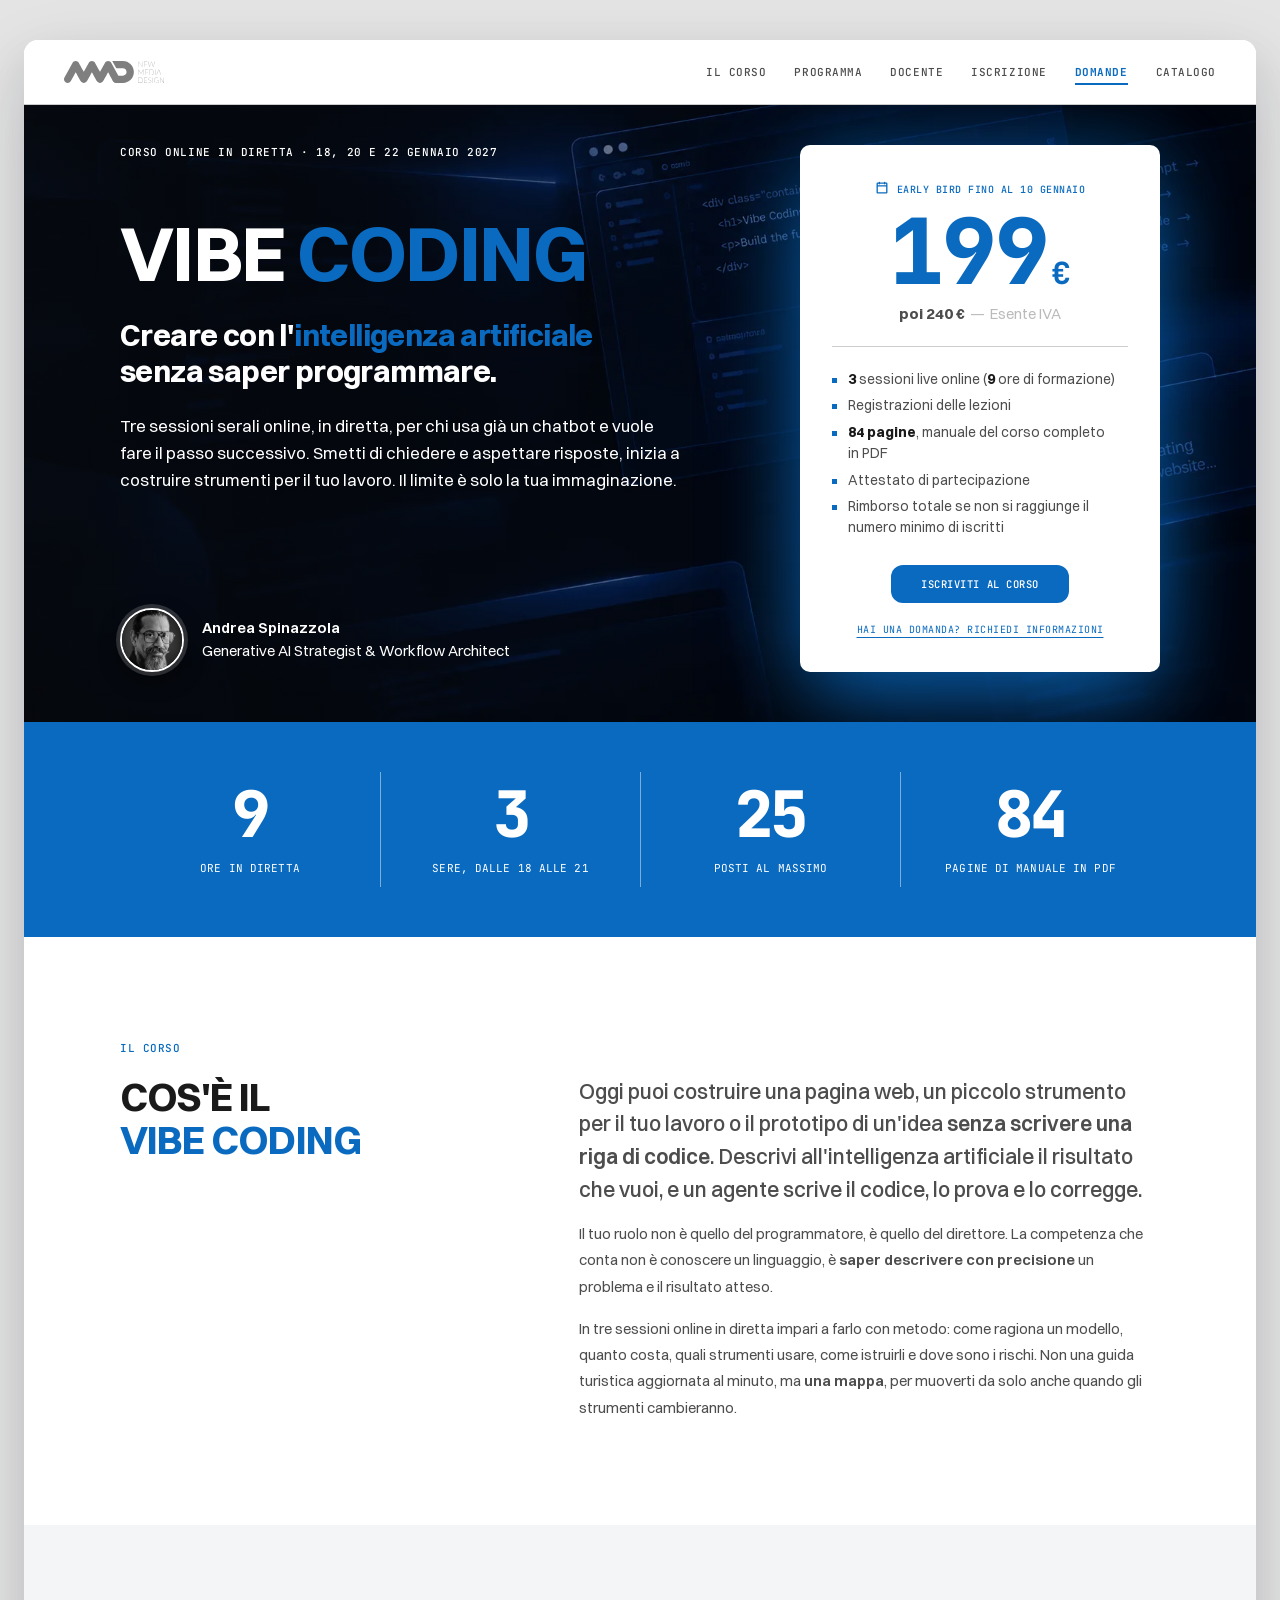
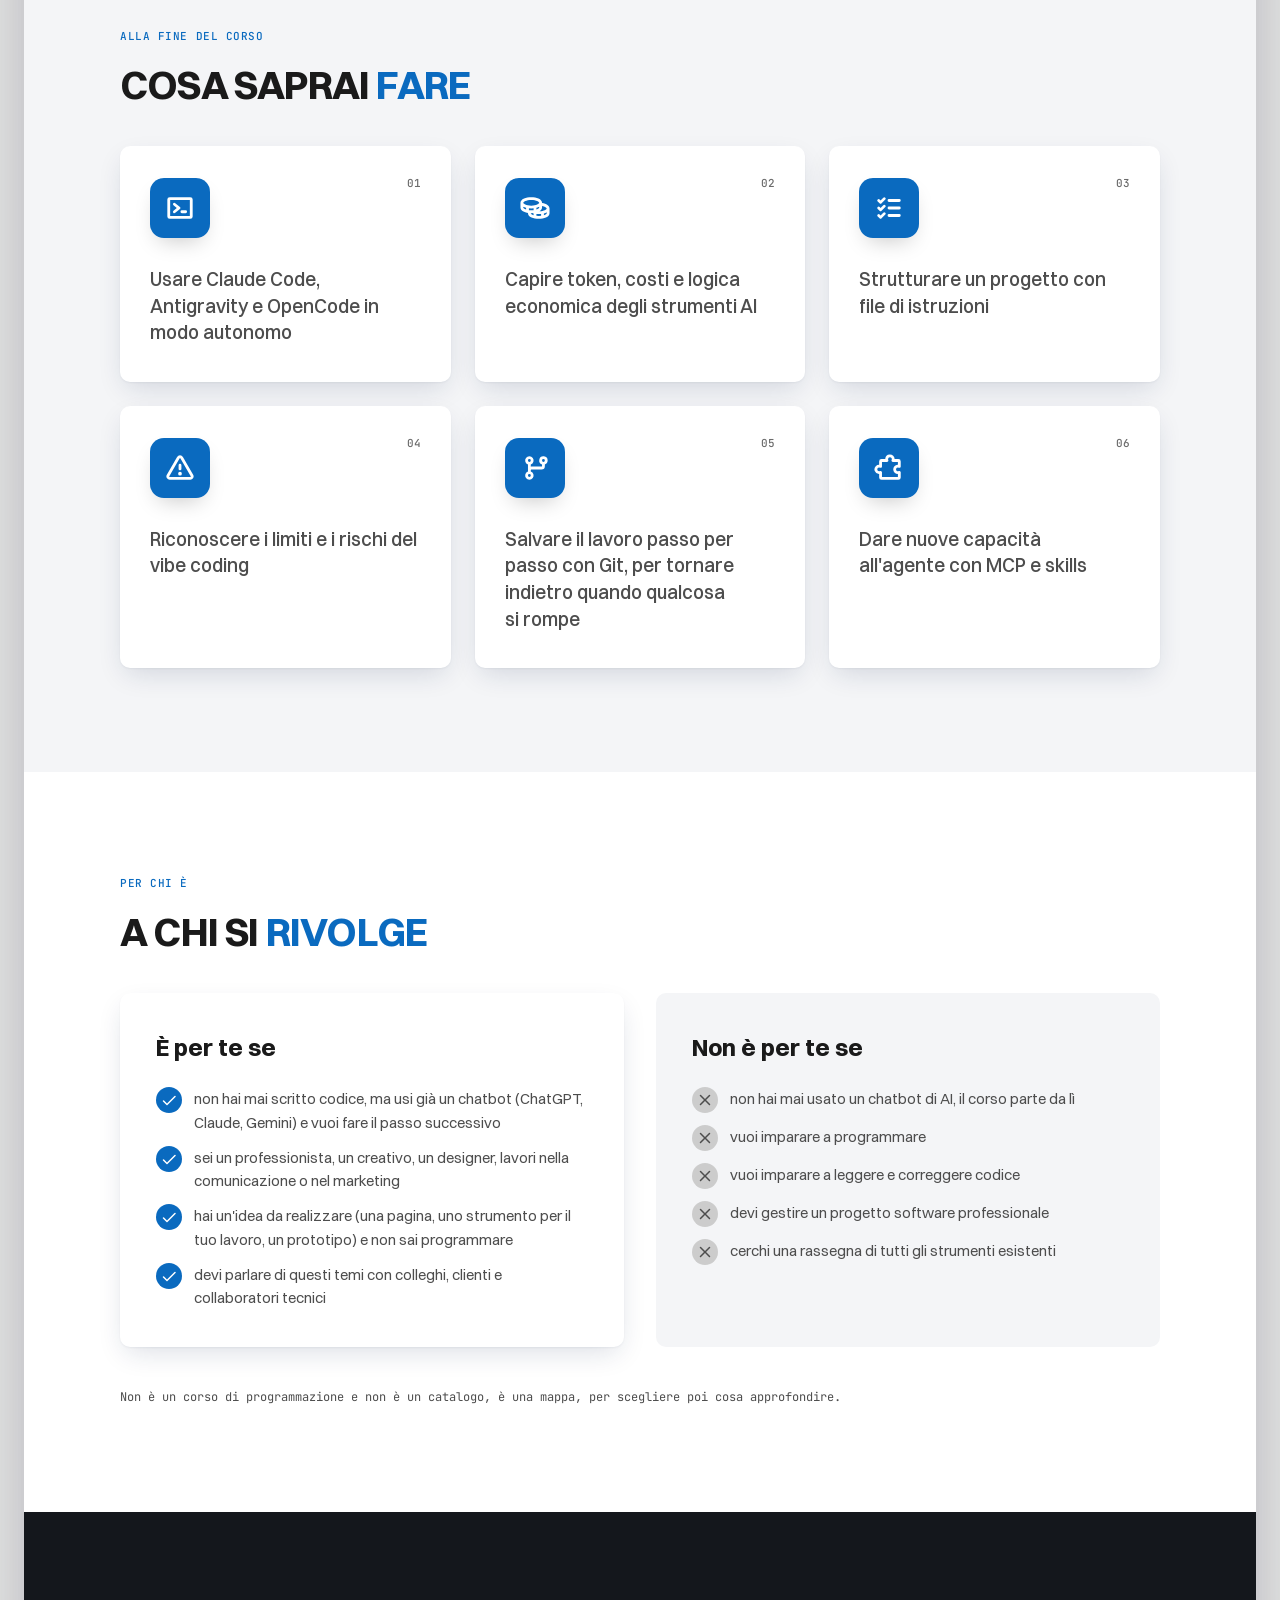
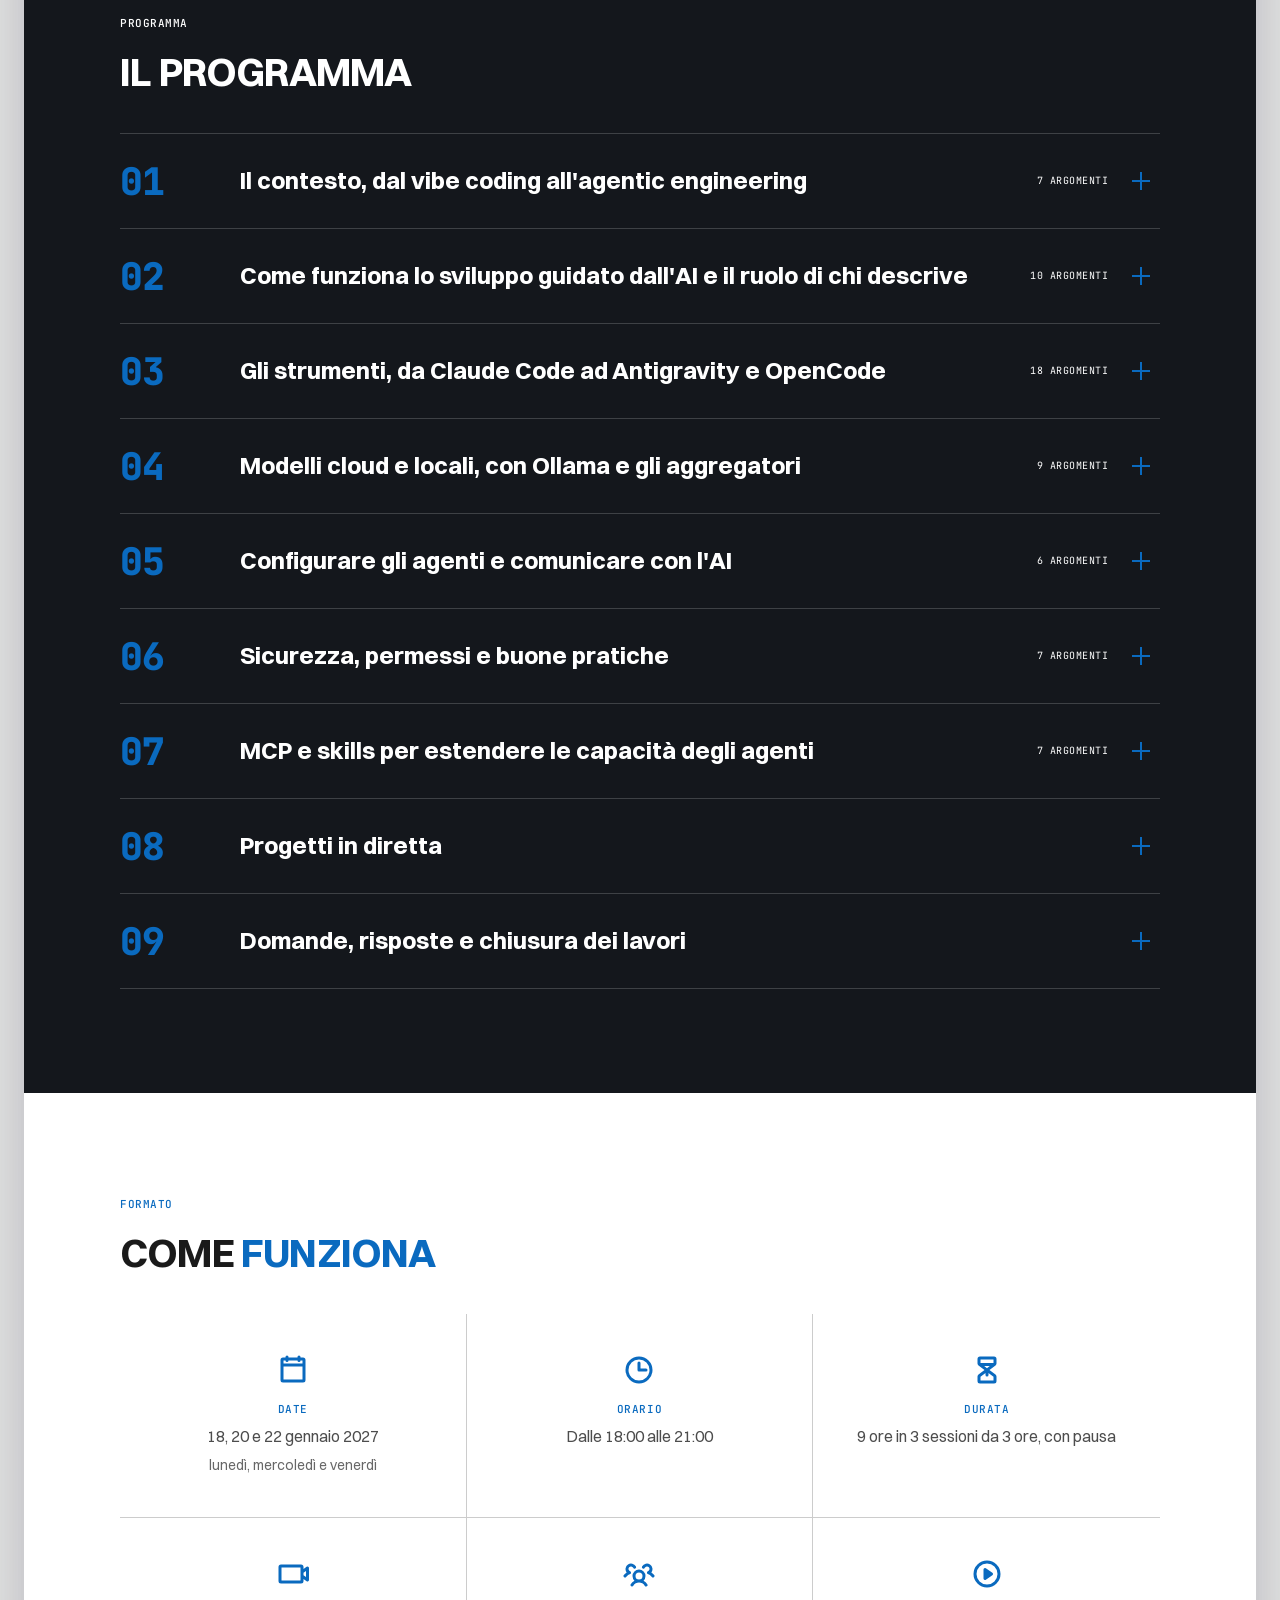
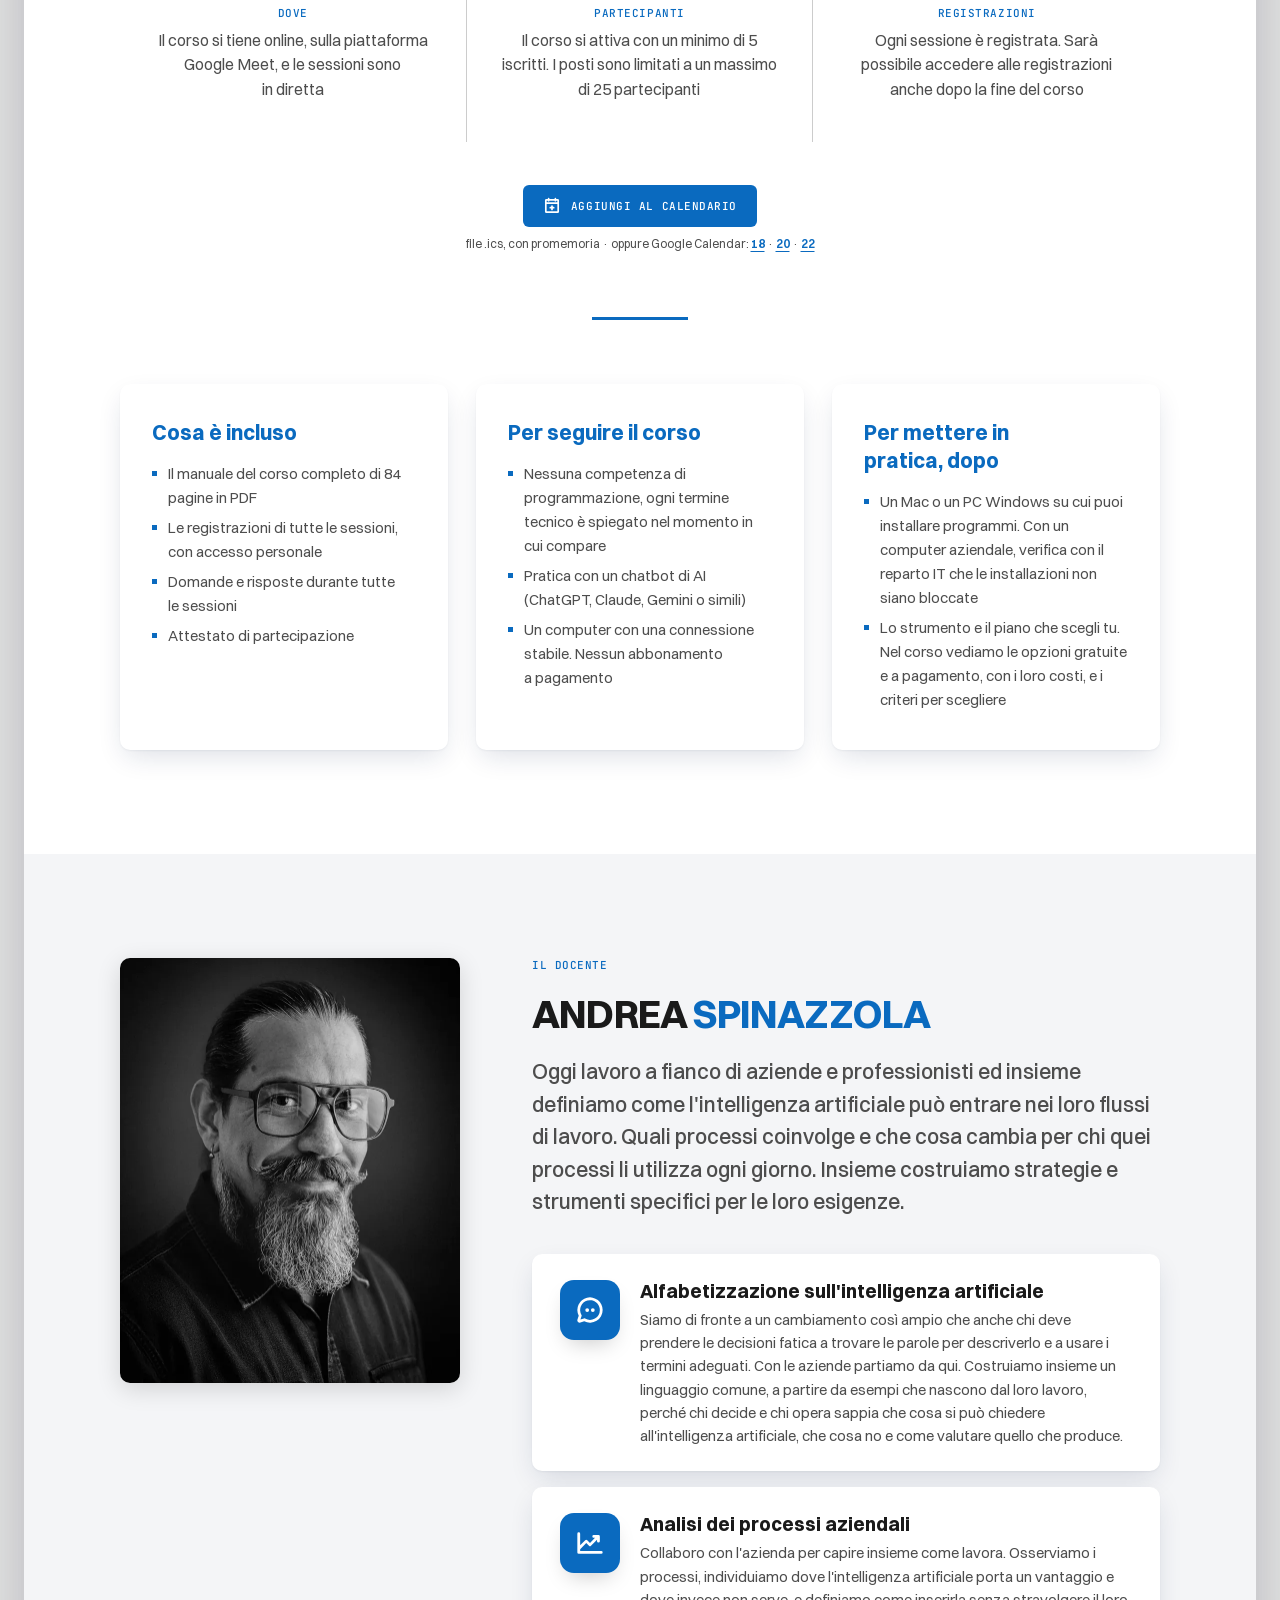
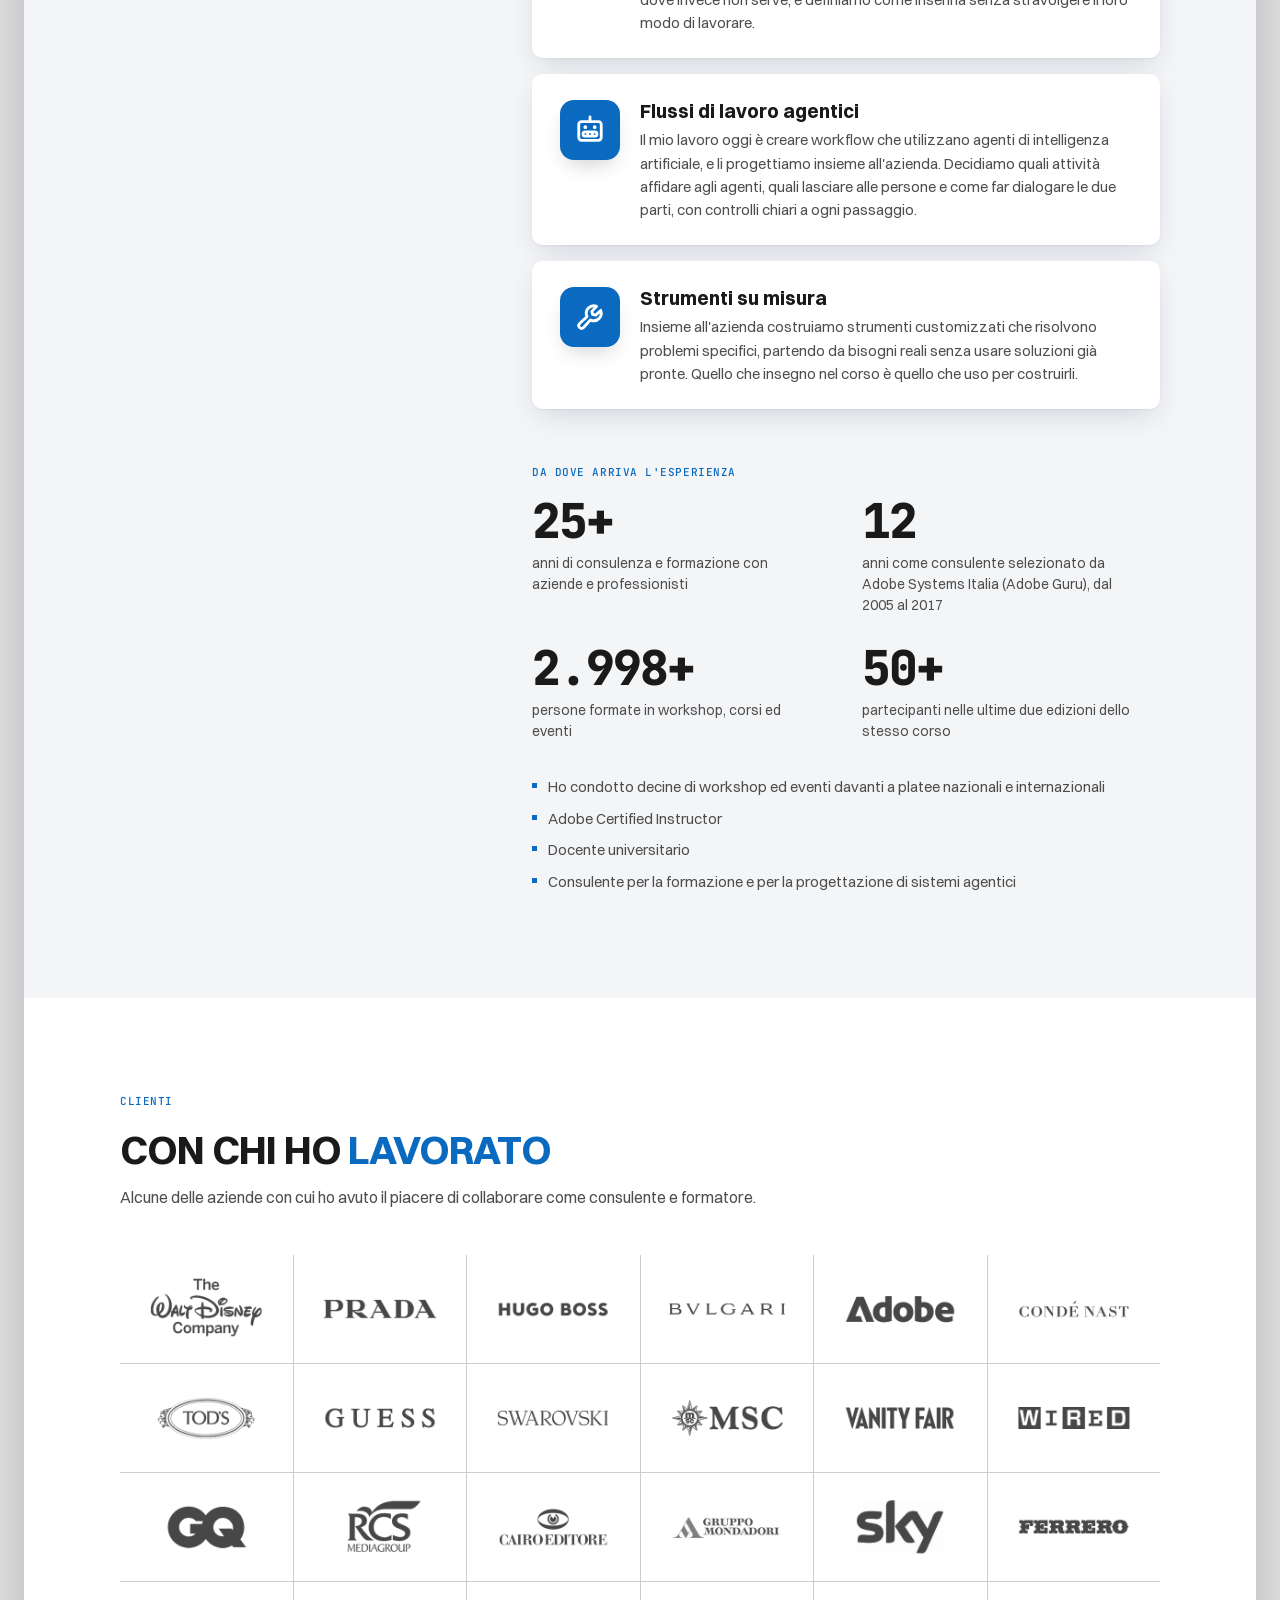
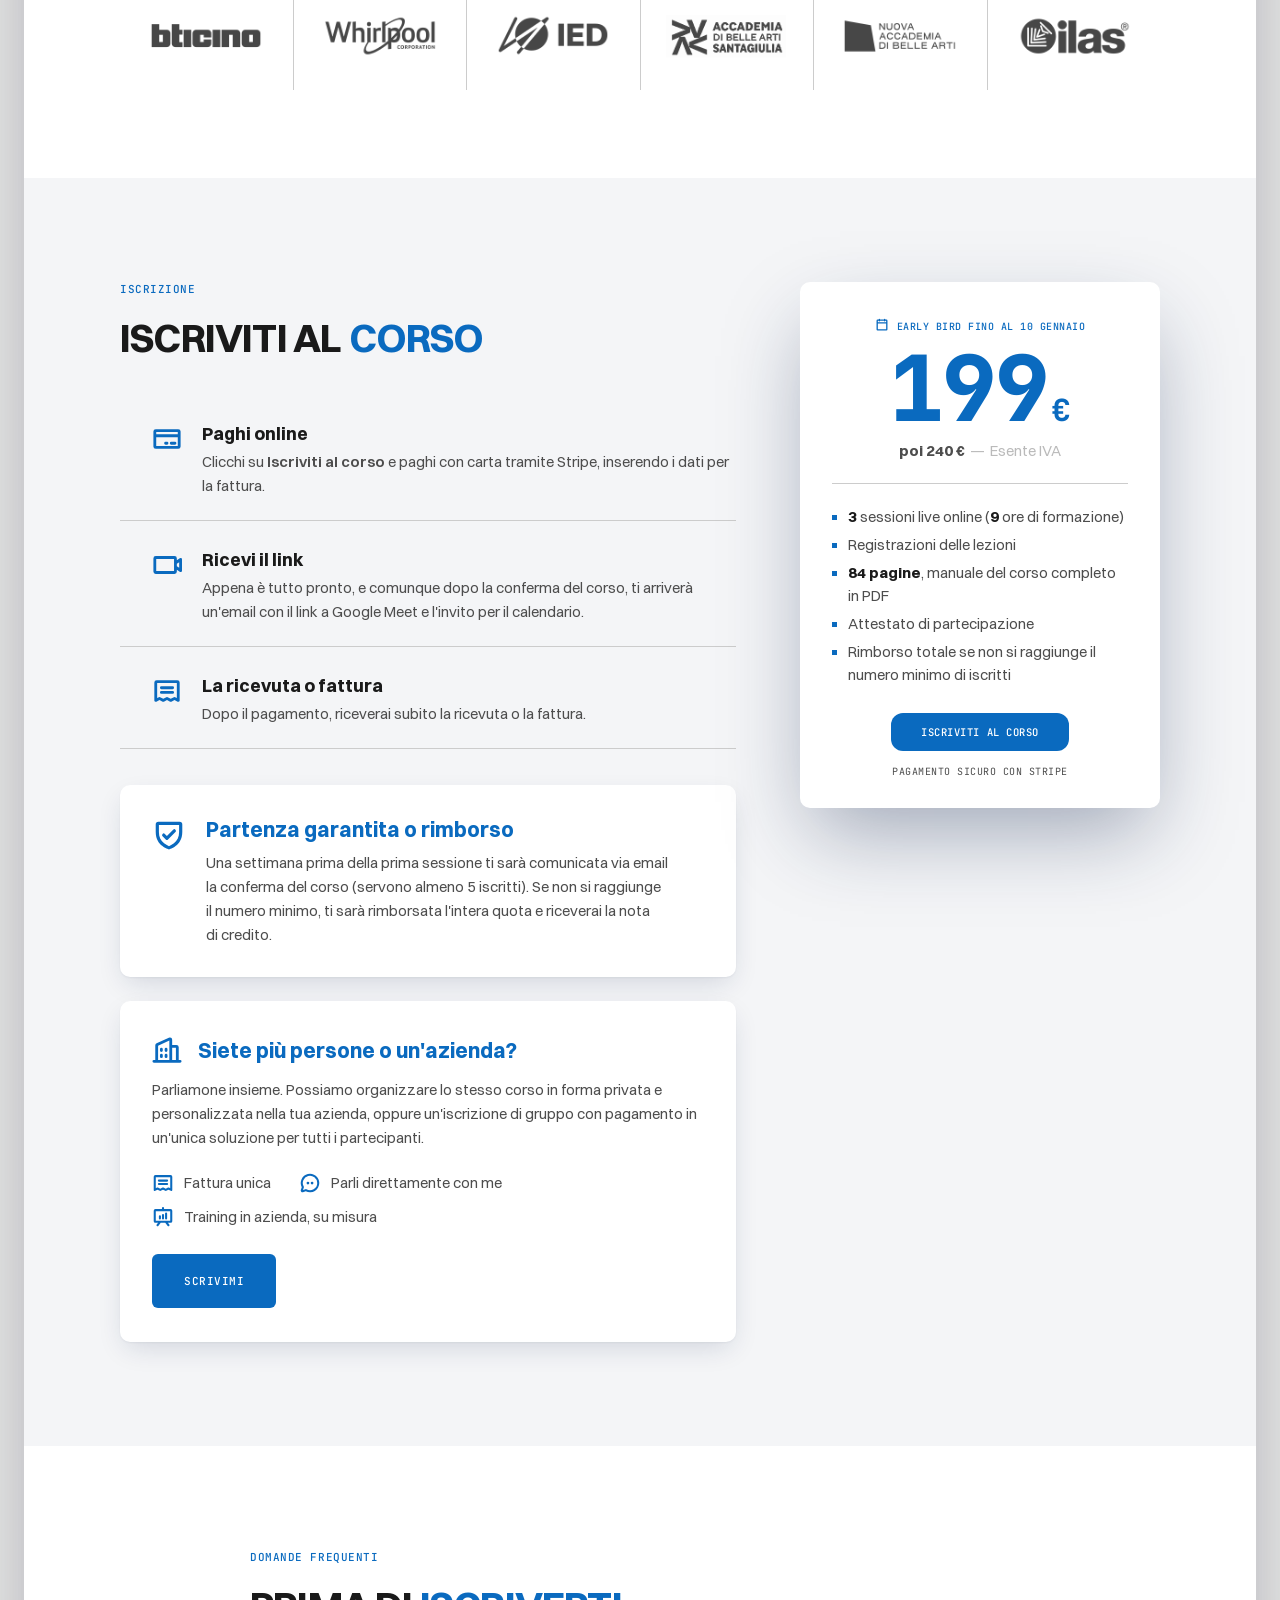
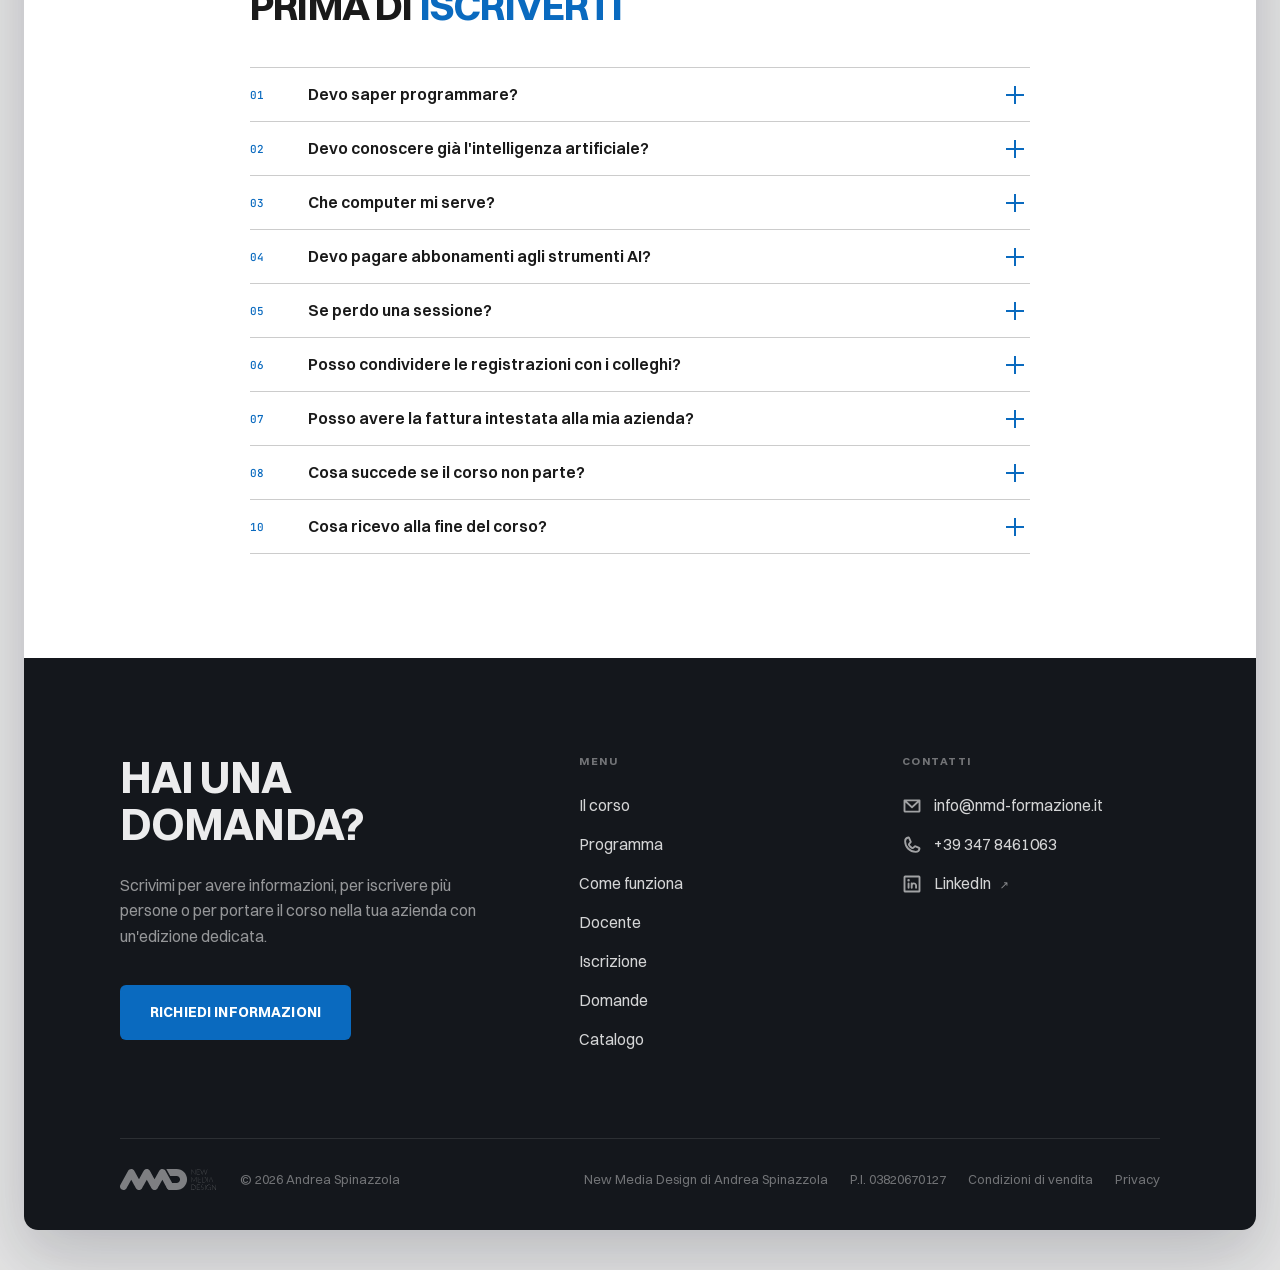
<file: index.html>
<!doctype html>
<html lang="it">
<head>
  <meta charset="utf-8">
  <meta name="viewport" content="width=device-width, initial-scale=1">
  <title>Vibe Coding · NMD Formazione</title>
  <link rel="canonical" href="https://nmd-formazione.it/vibe-coding/">
  <meta http-equiv="refresh" content="0; url=vibe-coding/">
  <script>location.replace('vibe-coding/' + location.search + location.hash);</script>
</head>
<body>
  <p><a href="vibe-coding/">Vai alla pagina del corso Vibe Coding</a></p>
</body>
</html>
</file>
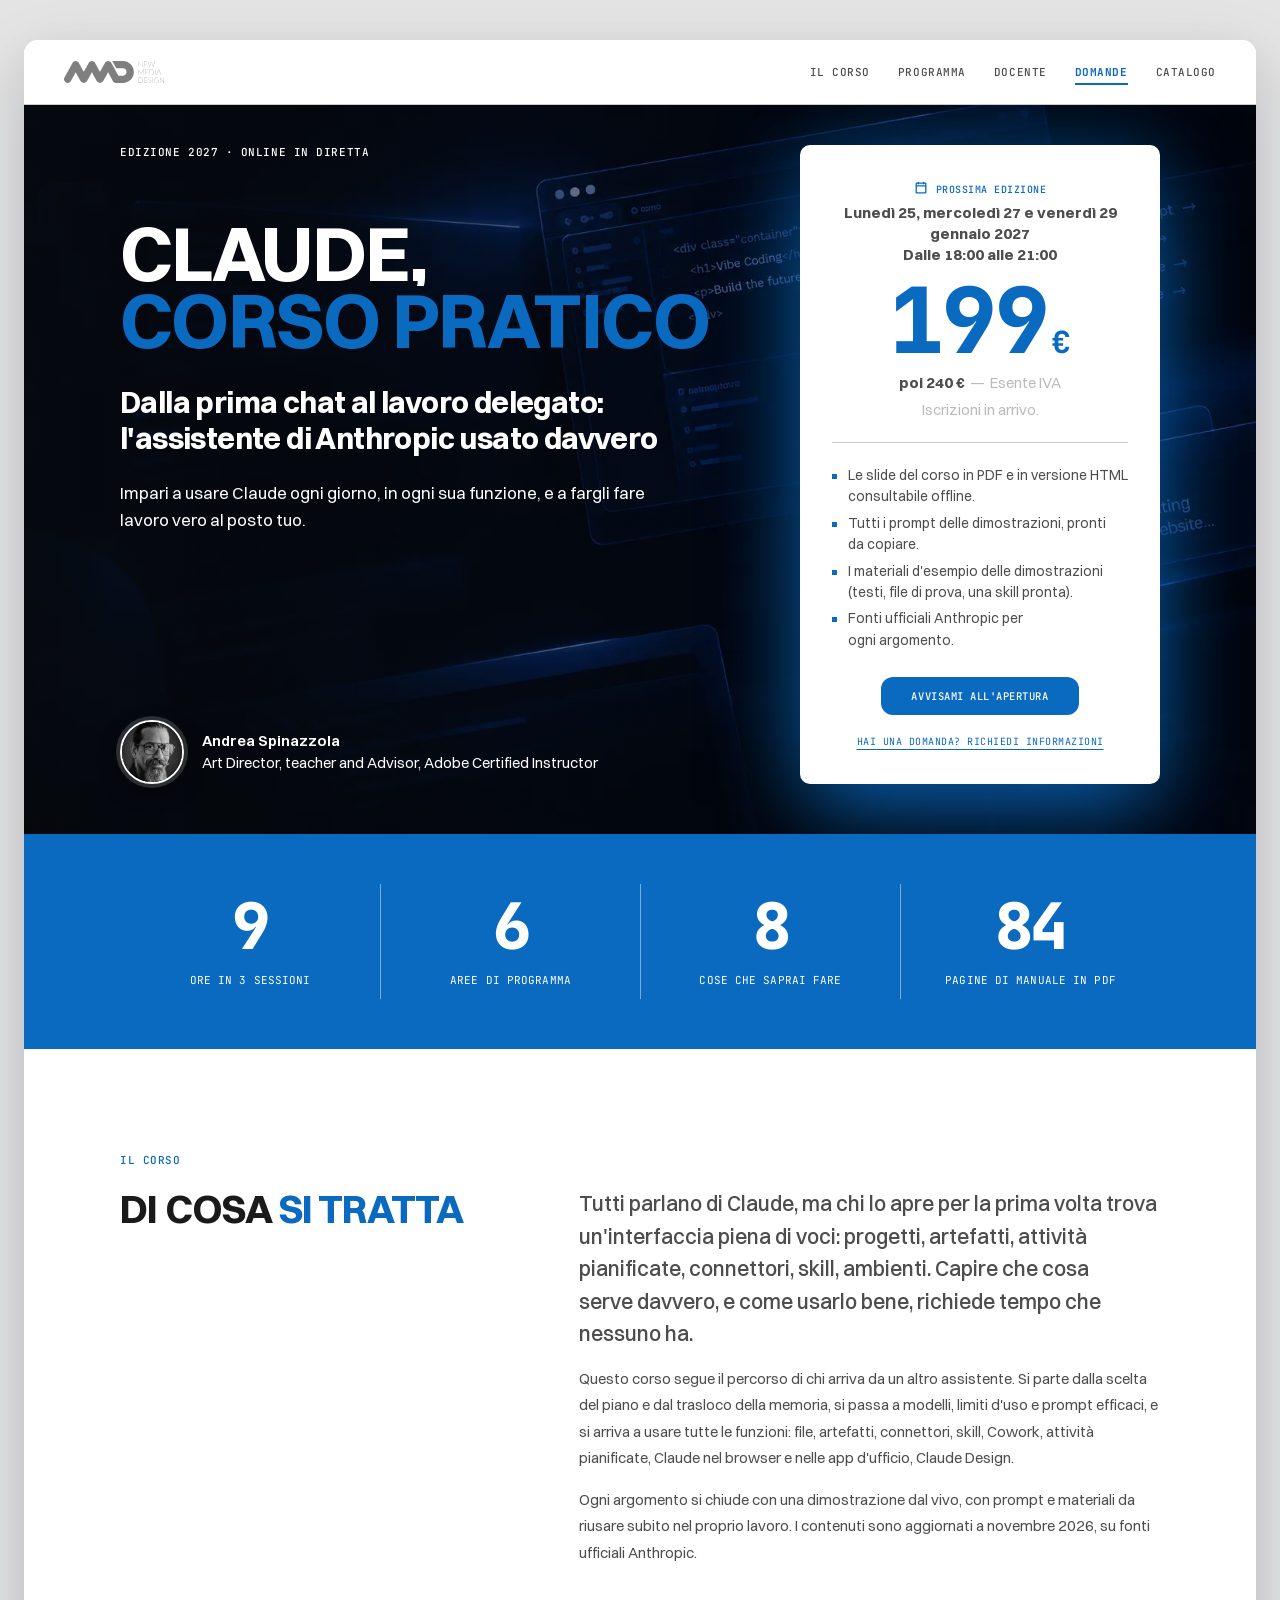
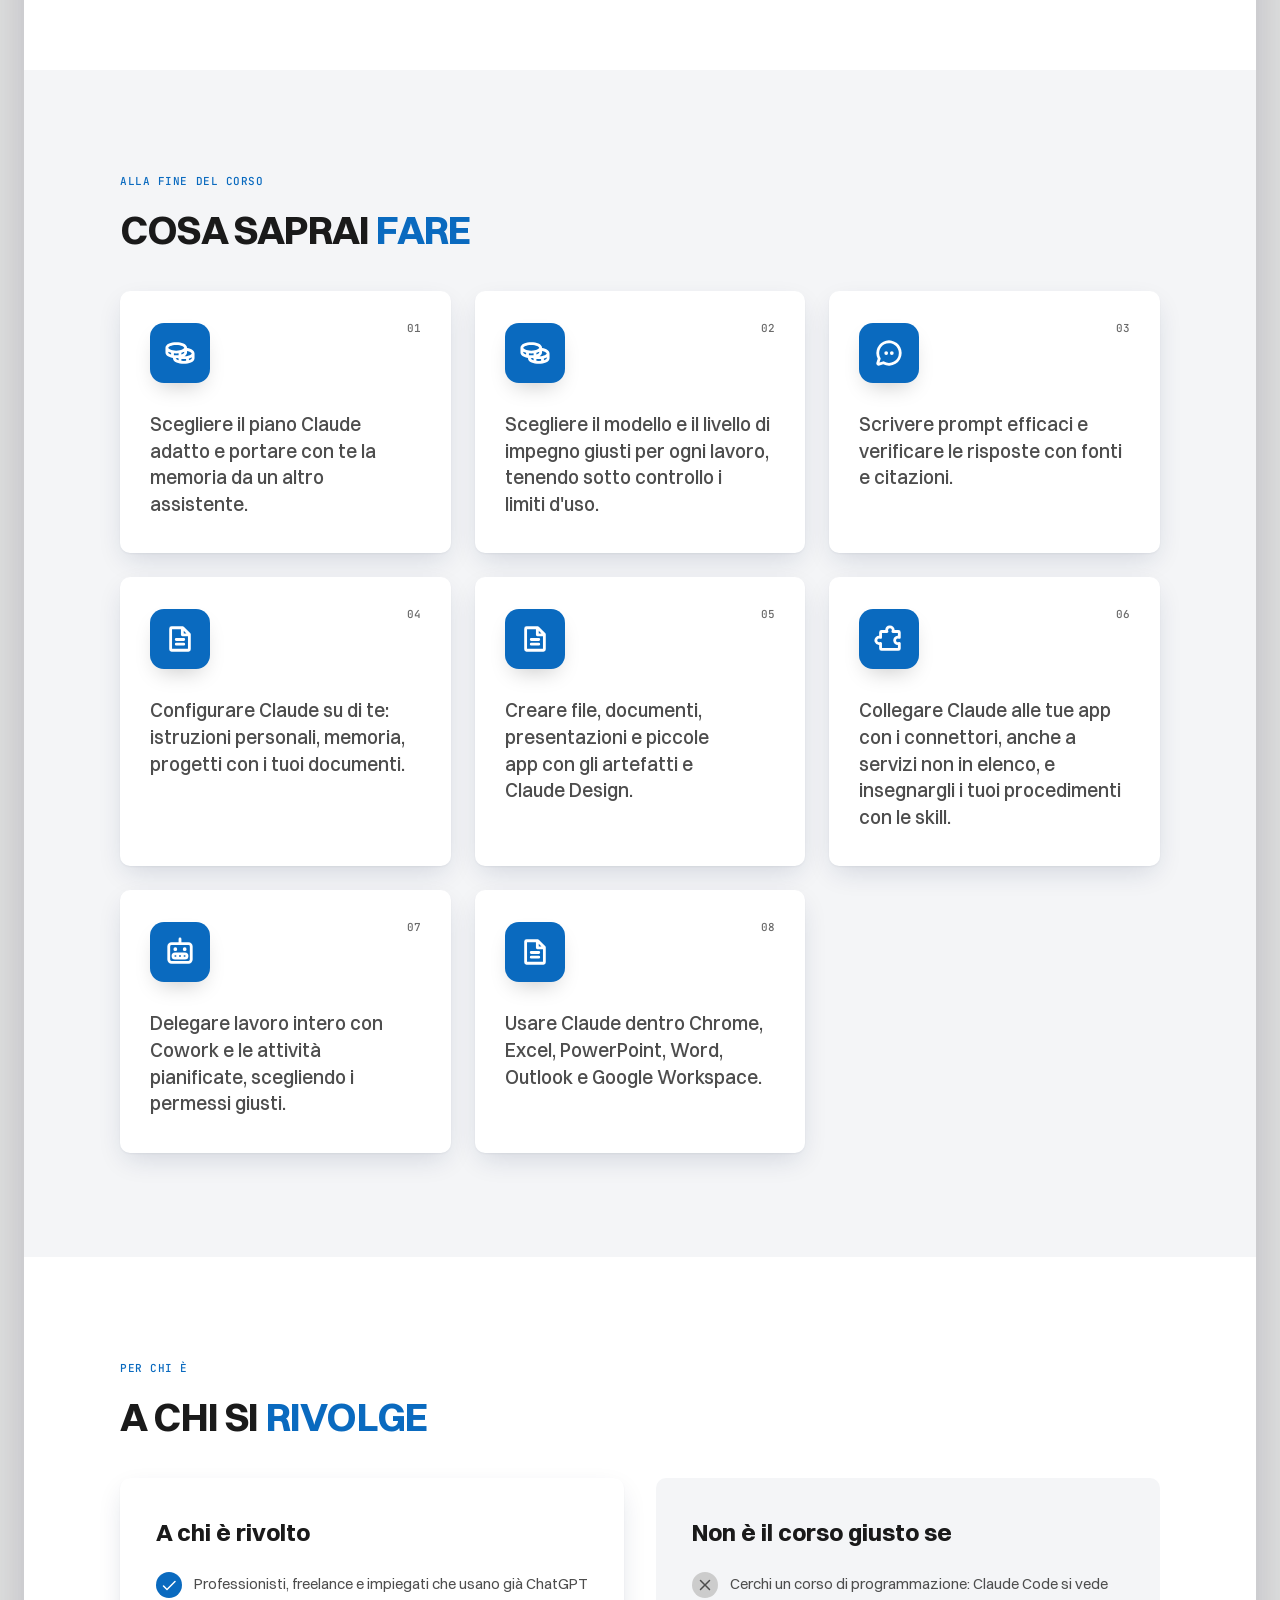
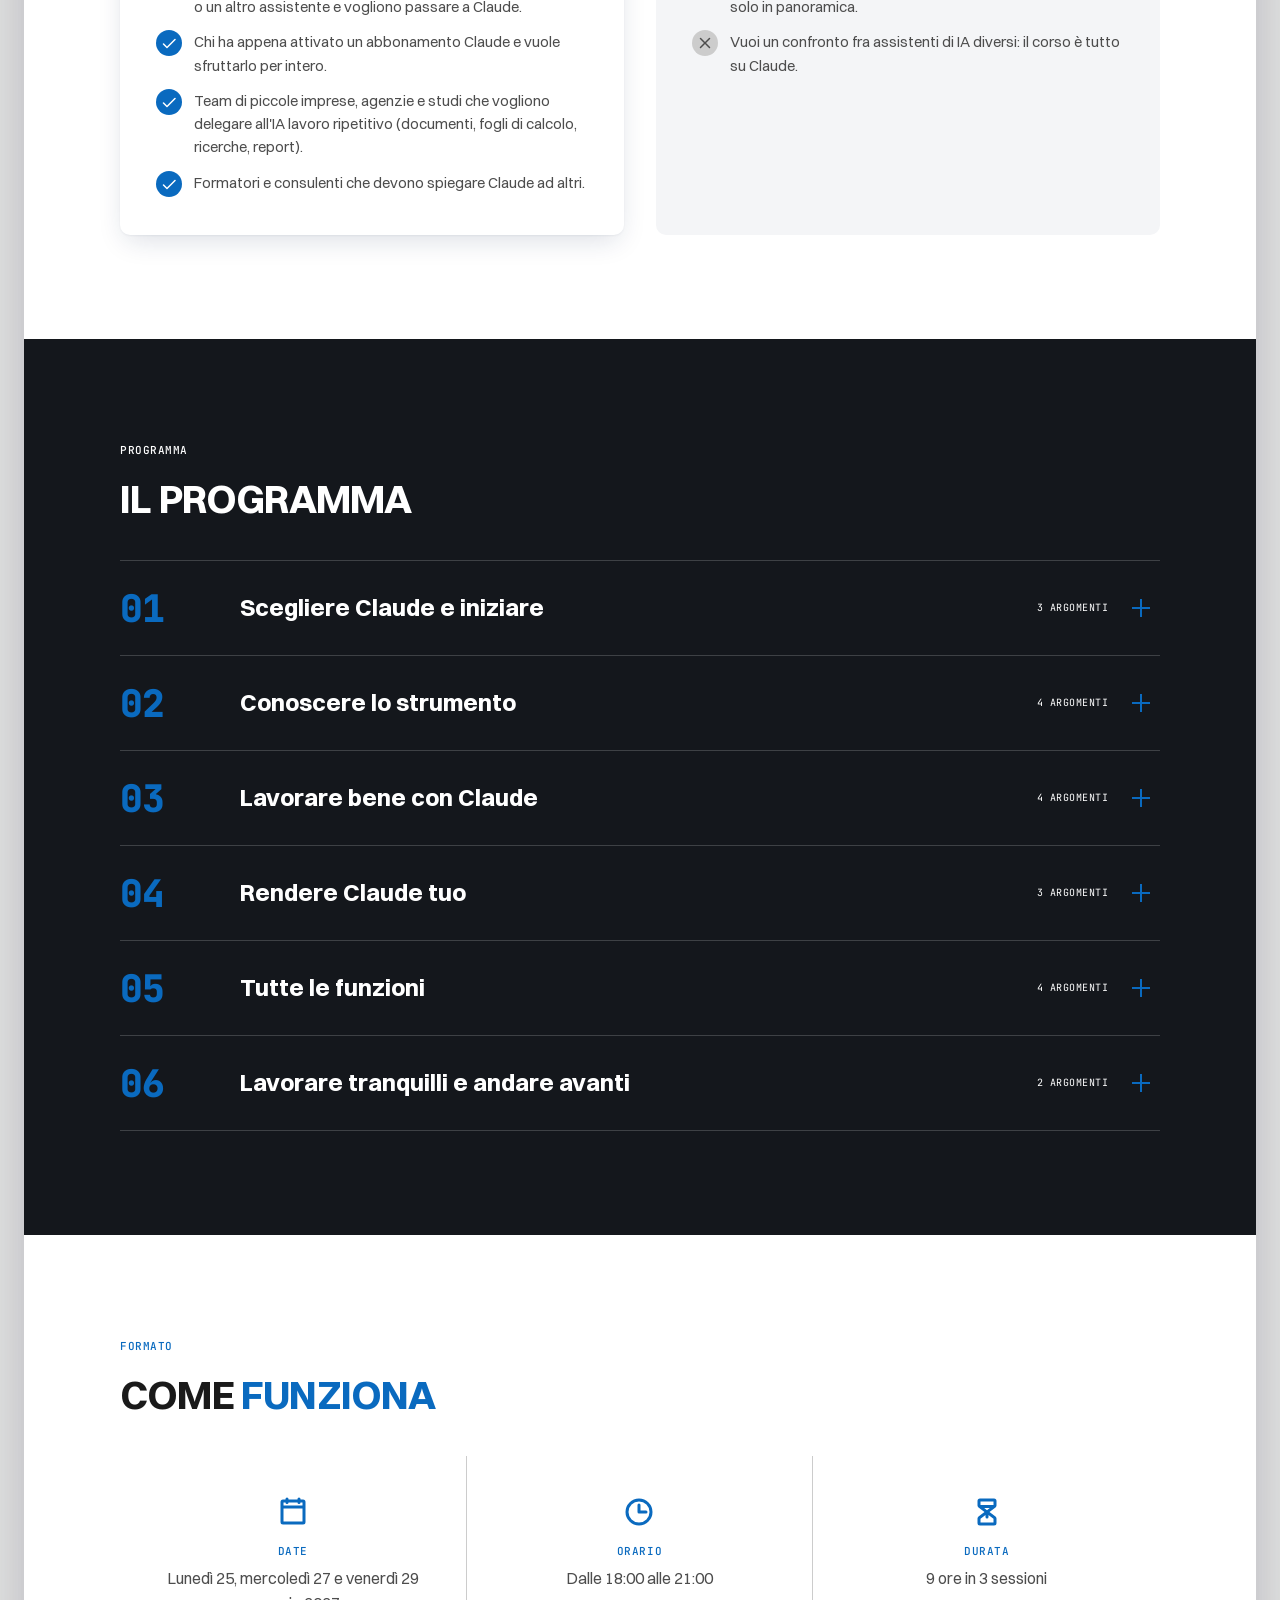
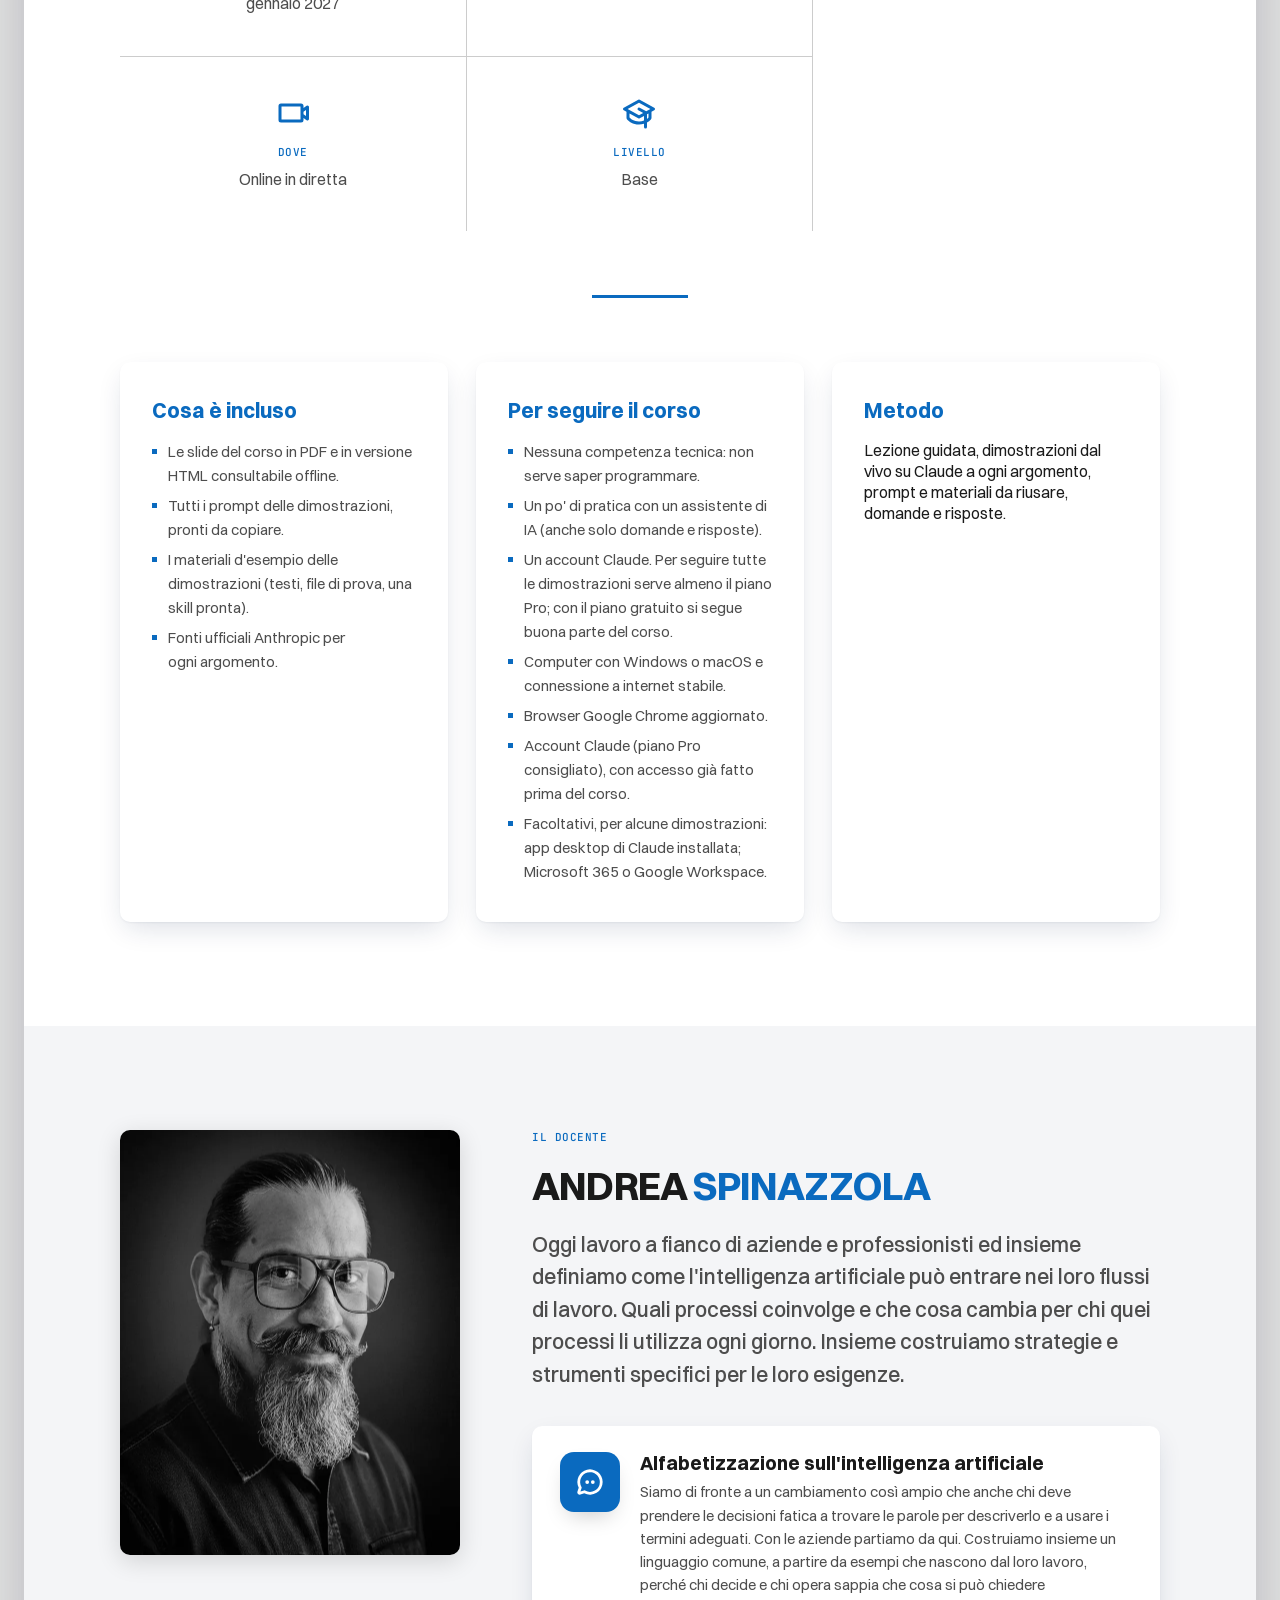
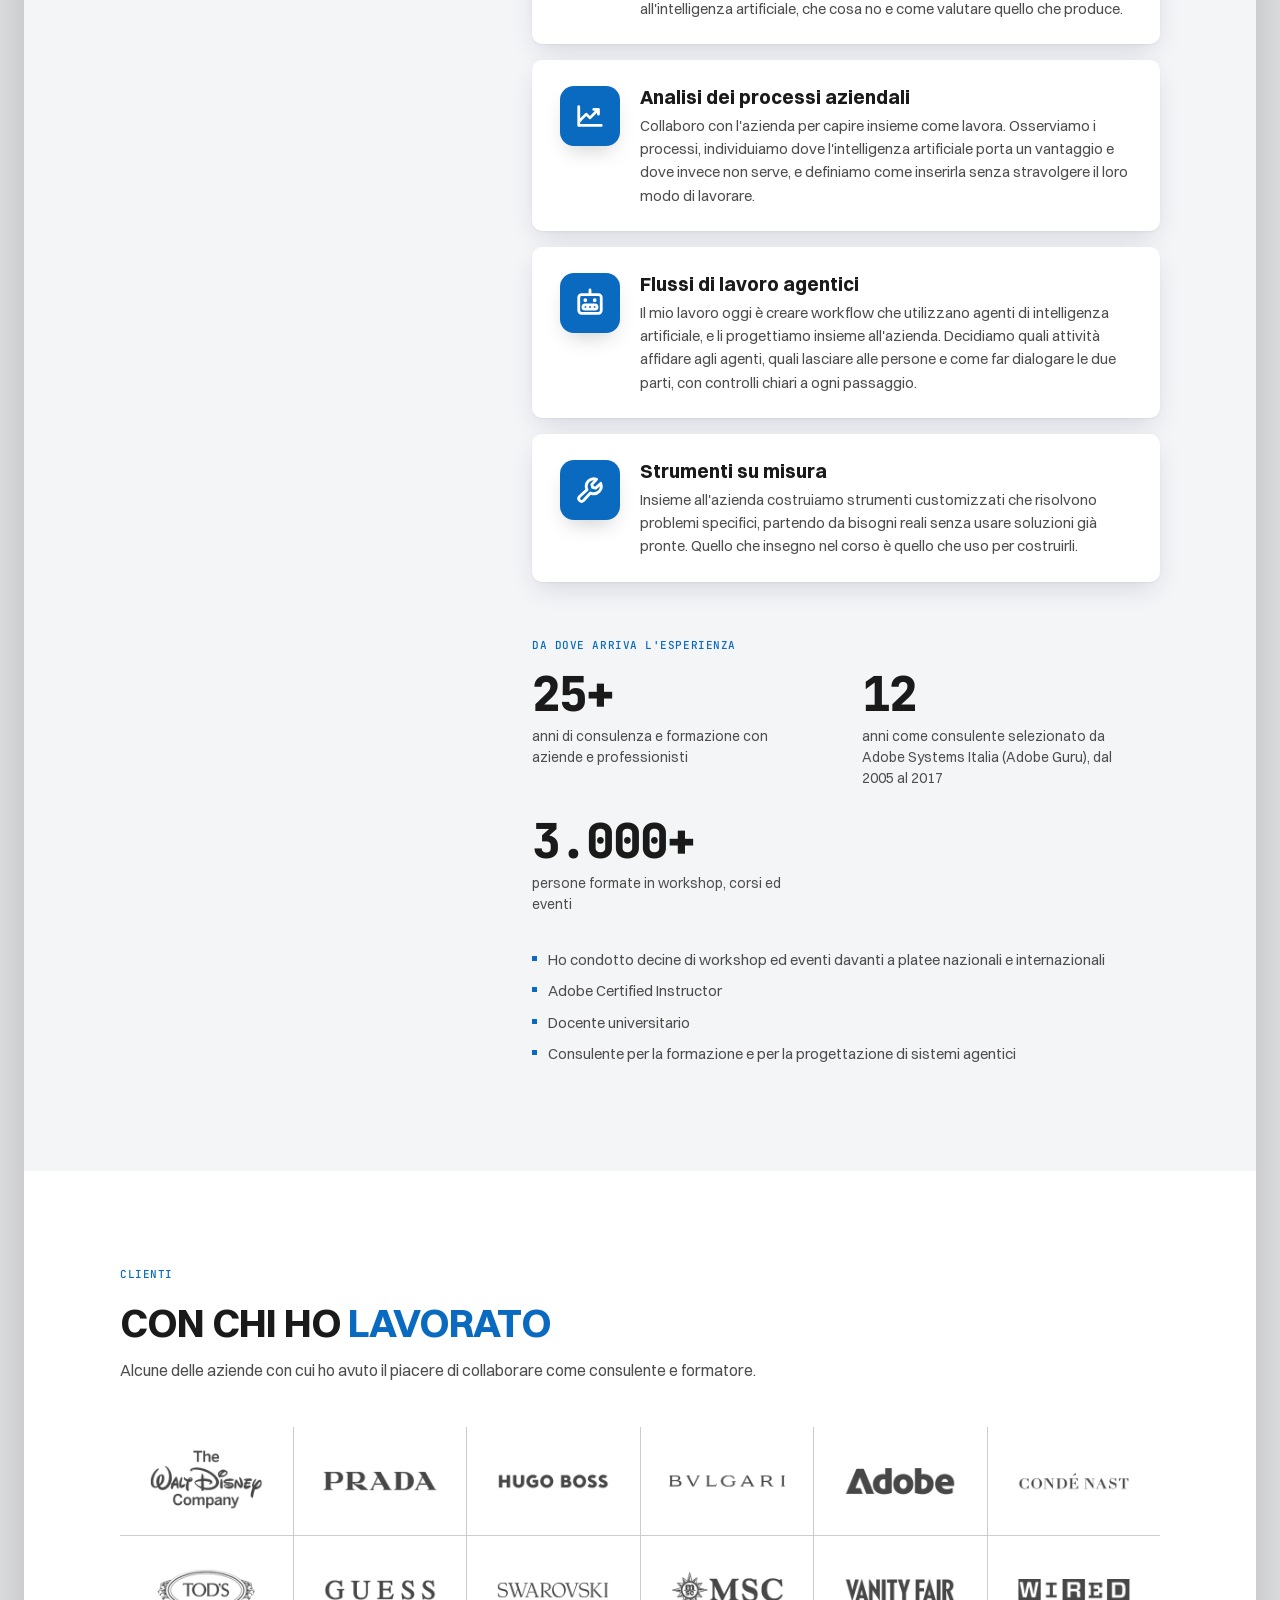
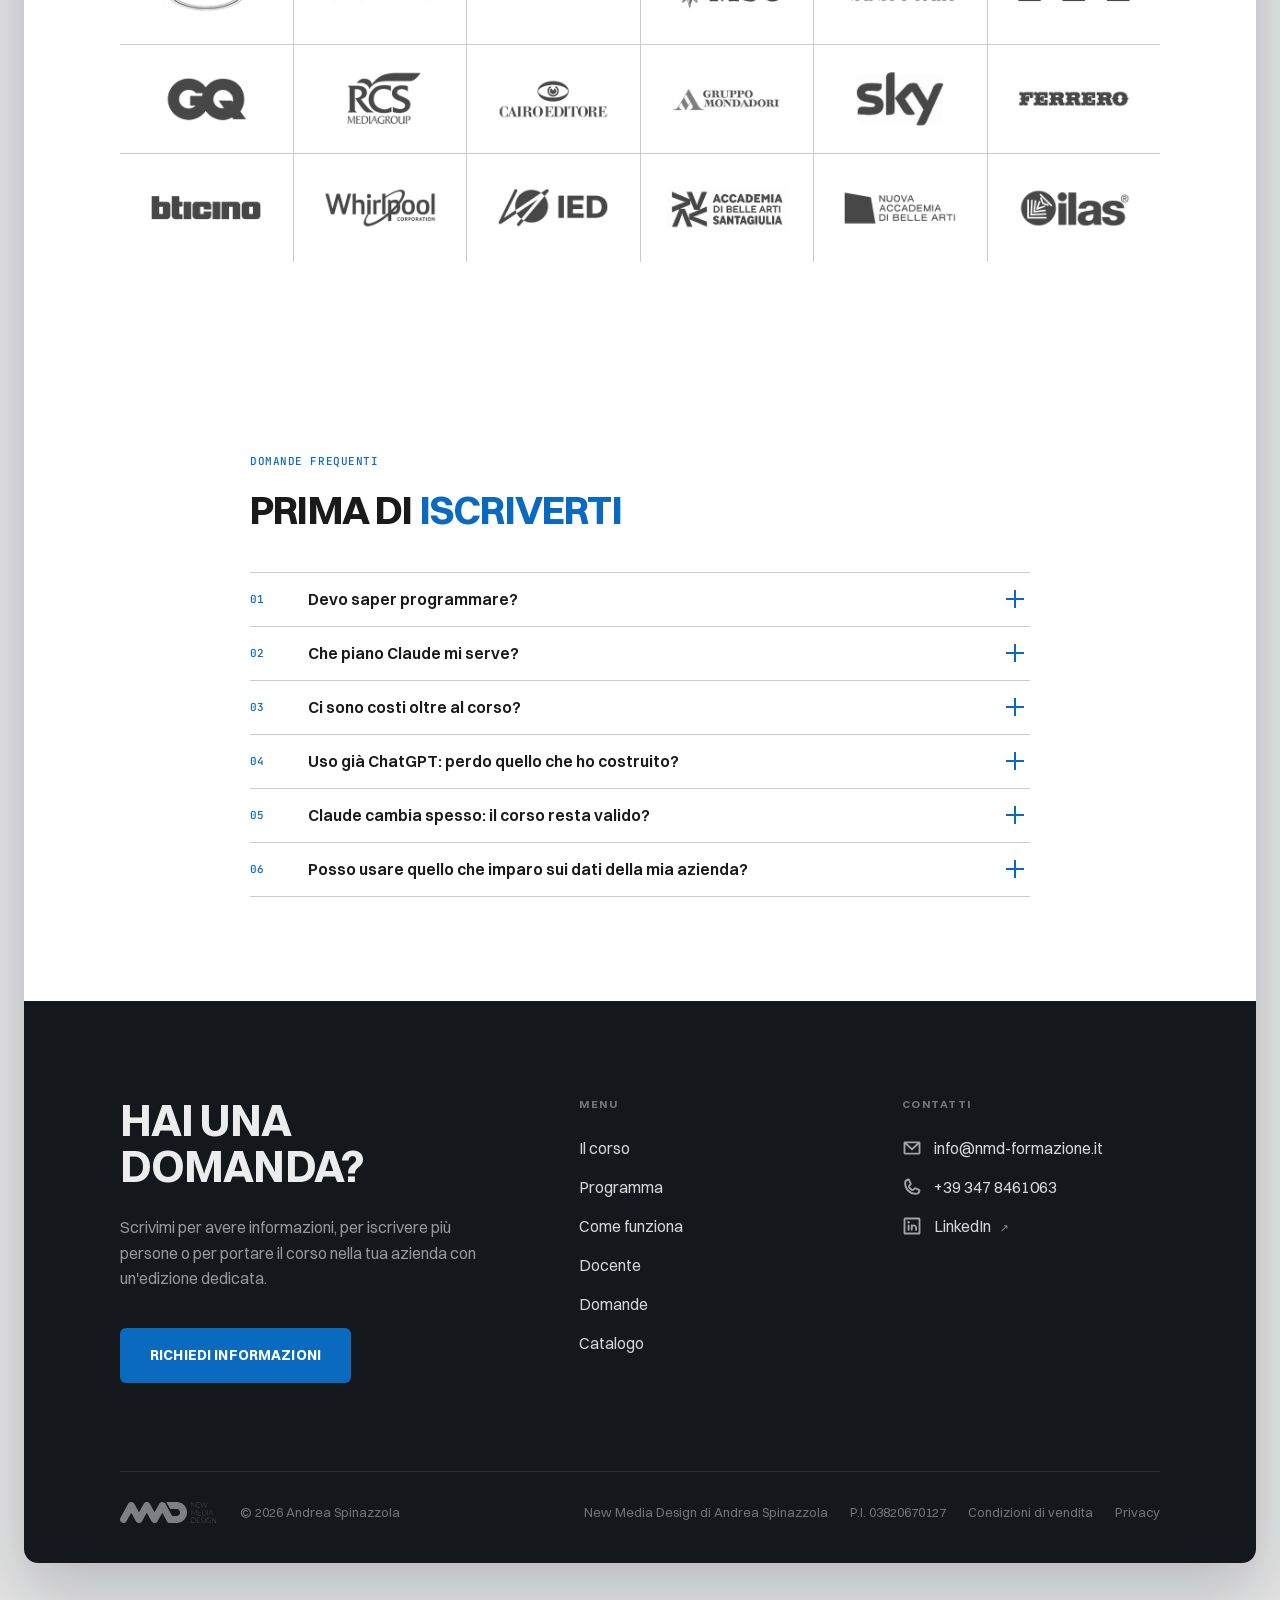
<file: claude/index.html>
<!doctype html>
<html lang="it">
<head>
  <meta charset="utf-8">
  <meta name="viewport" content="width=device-width, initial-scale=1">
  <title>Claude, corso pratico: dalla prima chat al lavoro delegato</title>
  <meta name="robots" content="noindex">
  <link rel="icon" href="../assets/img/favicon.svg" type="image/svg+xml"><link rel="icon" href="../assets/img/favicon-32.png" sizes="32x32"><link rel="apple-touch-icon" href="../assets/img/apple-touch-icon.png">
  <script>document.documentElement.classList.add('js');</script>
  <link rel="stylesheet" href="../assets/css/v3.css?v=ad8b8d13">
  <meta name="description" content="Impara a usare Claude in ogni funzione: piani, prompt, memoria, progetti, connettori, skill, Cowork e Claude Design, con dimostrazioni dal vivo.">
  <link rel="canonical" href="https://nmd-formazione.it/claude/">
  <meta property="og:type" content="website">
  <meta property="og:locale" content="it_IT">
  <meta property="og:site_name" content="NMD Formazione">
  <meta property="og:title" content="Claude, corso pratico: dalla prima chat al lavoro delegato">
  <meta property="og:description" content="Impara a usare Claude in ogni funzione: piani, prompt, memoria, progetti, connettori, skill, Cowork e Claude Design, con dimostrazioni dal vivo.">
  <meta property="og:url" content="https://nmd-formazione.it/claude/">
  <script type="application/ld+json">{"@context": "https://schema.org", "@type": "Course", "name": "Claude, corso pratico: dalla prima chat al lavoro delegato", "description": "Impara a usare Claude in ogni funzione: piani, prompt, memoria, progetti, connettori, skill, Cowork e Claude Design, con dimostrazioni dal vivo.", "inLanguage": "it", "keywords": "Claude, Anthropic, corso Claude, intelligenza artificiale, prompt, Claude Cowork, Claude Design, connettori MCP, skill, produttività", "teaches": "Claude, Anthropic, corso Claude, intelligenza artificiale, prompt, Claude Cowork, Claude Design, connettori MCP, skill, produttività", "about": "Intelligenza artificiale · Produttività", "educationalLevel": "Base", "coursePrerequisites": "Nessuna competenza tecnica: non serve saper programmare. Un po' di pratica con un assistente di IA (anche solo domande e risposte). Un account Claude. Per seguire tutte le dimostrazioni serve almeno il piano Pro; con il piano gratuito si segue buona parte del corso.", "hasCourseInstance": [{"@type": "CourseInstance", "courseMode": "Online in diretta", "courseWorkload": "9 ore in 3 sessioni", "instructor": {"@type": "Person", "name": "Andrea Spinazzola"}}], "offers": {"@type": "Offer", "price": "199", "category": "Paid", "url": "https://nmd-formazione.it/claude/", "priceCurrency": "EUR"}}</script>
</head>
<body class="frame">
<a class="skip-link" href="#top">Vai al contenuto</a>

<div class="sheet">
<div class="progress" aria-hidden="true"></div>

<!-- ═══ BARRA: solo logo (grigio 50%) e voci di menu ═══ -->
<div class="bar">
  <div class="wrap bar-in">
    <a href="#top" class="bar-logo-link" aria-label="NMD · New Media Design"><img src="../assets/ds/assets/logo/nmd-black.svg" alt="New Media Design" class="bar-logo" width="291" height="63"></a>
    <nav class="bar-nav" aria-label="Sezioni della pagina">
      <a href="#corso">Il corso</a>
      <a href="#programma">Programma</a>
      <a href="#docente">Docente</a>
      <a href="#domande">Domande</a>
      <a href="#corsi" data-open-modal="corsi">Catalogo</a>
    </nav>
  </div>
</div>

<main id="top">

<!-- ═══ 1 · HERO (scuro): corso, obiettivo, prezzo ═══ -->
<header class="band band--dark hero">
  <div class="hero-glow" aria-hidden="true"></div>
  <div class="wrap hero-grid">
    <div class="hero-main">
      <p class="section-label hero-in" style="--d:0ms">Edizione 2027 · Online in diretta</p>
      <h1 class="hero-title"><span class="line"><span class="line-in" style="--d:80ms">Claude,</span></span> <span class="line"><em class="line-in" style="--d:200ms">corso pratico</em></span></h1>
      <p class="hero-sub hero-in" style="--d:300ms">Dalla prima chat al lavoro delegato: l'assistente di Anthropic usato davvero</p>
      <p class="hero-promise hero-in" style="--d:400ms">Impari a usare Claude ogni giorno, in ogni sua funzione, e a fargli fare lavoro vero al posto tuo.</p>
      <div class="hero-who hero-in" style="--d:520ms">
        <img src="../assets/img/as_portrait_hero.webp" alt="Andrea Spinazzola">
        <p><strong>Andrea Spinazzola</strong><br>Art Director, teacher and Advisor, Adobe Certified Instructor</p>
      </div>
    </div>

    <aside class="price-box hero-in" style="--d:300ms">
      <p class="price-label"><span class="ic" aria-hidden="true"><svg xmlns="http://www.w3.org/2000/svg" viewBox="0 0 256 256" fill="currentColor"><path d="M208,28H188V24a12,12,0,0,0-24,0v4H92V24a12,12,0,0,0-24,0v4H48A20,20,0,0,0,28,48V208a20,20,0,0,0,20,20H208a20,20,0,0,0,20-20V48A20,20,0,0,0,208,28ZM68,52a12,12,0,0,0,24,0h72a12,12,0,0,0,24,0h16V76H52V52ZM52,204V100H204V204Z"/></svg></span>Prossima edizione</p>
      <p class="price-sub"><strong>Lunedì 25, mercoledì 27 e venerdì 29 gennaio 2027</strong><br><strong>Dalle 18:00 alle 21:00</strong></p>
      <p class="price">199<span class="cur">€</span></p><p class="price-sub"><strong>poi 240 €</strong><span class="sep"> — </span><span class="vat">Esente IVA</span></p>
      <p class="price-sub">Iscrizioni in arrivo.</p>
      <ul class="squares"><li>Le slide del corso in PDF e in versione HTML consultabile offline.</li><li>Tutti i prompt delle dimostrazioni, pronti da copiare.</li><li>I materiali d'esempio delle dimostrazioni (testi, file di prova, una skill pronta).</li><li>Fonti ufficiali Anthropic per ogni argomento.</li></ul>
      <button class="cta-btn block js-open-contact" type="button" data-motivo="Avvisami alla prossima edizione"><span class="label">Avvisami all'apertura</span><span class="arrow">&#8599;</span></button>
      <button class="ghost-link js-open-contact" type="button">Hai una domanda? Richiedi informazioni</button>
    </aside>
  </div>
</header>

<section class="band band--blue stats">
  <div class="wrap stats-grid" data-stagger>
    <div class="stat"><b data-count="9">9</b><span>ore in 3 sessioni</span></div>
    <div class="stat"><b data-count="6">6</b><span>aree di programma</span></div>
    <div class="stat"><b data-count="8">8</b><span>cose che saprai fare</span></div>
    <div class="stat"><b data-count="84">84</b><span>pagine di manuale in PDF</span></div>
  </div>
</section>

<section class="band" id="corso">
  <div class="wrap split">
    <div data-reveal>
      <p class="section-label">Il corso</p>
      <h2 class="headline">Di cosa <em>si tratta</em></h2>
    </div>
    <div class="text" data-stagger>
      <p class="lead">Tutti parlano di Claude, ma chi lo apre per la prima volta trova un'interfaccia piena di voci: progetti, artefatti, attività pianificate, connettori, skill, ambienti. Capire che cosa serve davvero, e come usarlo bene, richiede tempo che nessuno ha.</p><p>Questo corso segue il percorso di chi arriva da un altro assistente. Si parte dalla scelta del piano e dal trasloco della memoria, si passa a modelli, limiti d'uso e prompt efficaci, e si arriva a usare tutte le funzioni: file, artefatti, connettori, skill, Cowork, attività pianificate, Claude nel browser e nelle app d'ufficio, Claude Design.</p><p>Ogni argomento si chiude con una dimostrazione dal vivo, con prompt e materiali da riusare subito nel proprio lavoro. I contenuti sono aggiornati a novembre 2026, su fonti ufficiali Anthropic.</p>
    </div>
  </div>
</section>

<section class="band band--grey">
  <div class="wrap">
    <div data-reveal>
      <p class="section-label">Alla fine del corso</p>
      <h2 class="headline">Cosa saprai <em>fare</em></h2>
    </div>
    <div class="tiles" data-stagger><div class="tile"><span class="ic" aria-hidden="true"><svg xmlns="http://www.w3.org/2000/svg" viewBox="0 0 256 256" fill="currentColor"><path d="M188,86.11V84c0-14.62-10.83-27.55-30.51-36.4C140.87,40.12,119,36,96,36S51.13,40.12,34.51,47.6C14.83,56.45,4,69.38,4,84v40c0,14.62,10.83,27.55,30.51,36.4A131.67,131.67,0,0,0,68,169.88V172c0,14.62,10.83,27.55,30.51,36.4C115.13,215.88,137,220,160,220s44.87-4.12,61.49-11.6C241.17,199.55,252,186.62,252,172V132C252,109.86,226.71,92.08,188,86.11ZM228,132c0,7.75-21.77,22.48-61.81,23.88C180.33,147.4,188,136.3,188,124V110.44C213.88,115.15,228,125.48,228,132ZM107.37,147.63c-3.63.24-7.42.37-11.37.37-5.08,0-9.89-.22-14.43-.61a10.94,10.94,0,0,0-1.14-.09c-1.51-.14-3-.3-4.43-.48V130.93A187,187,0,0,0,96,132a187,187,0,0,0,20-1.07v15.89c-2.49.3-5.07.56-7.75.75C108,147.58,107.66,147.6,107.37,147.63ZM164,117.14V124c0,4.78-8.28,12.21-24,17.54v-15a115.32,115.32,0,0,0,17.49-6.13Q160.93,118.86,164,117.14ZM96,60c44,0,68,15.85,68,24s-24,24-68,24S28,92.15,28,84,52,60,96,60ZM28,124v-6.86q3.08,1.71,6.51,3.26A115.32,115.32,0,0,0,52,126.53v15C36.28,136.21,28,128.78,28,124Zm64,48v0c1.33,0,2.66,0,4,0q5.44,0,10.77-.32,4.45,1.57,9.23,2.86v15C100.28,184.21,92,176.78,92,172Zm48,22.82V178.94A186.45,186.45,0,0,0,160,180a187,187,0,0,0,20-1.07v15.89a170.08,170.08,0,0,1-40,0Zm64-5.28v-15a115.32,115.32,0,0,0,17.49-6.13q3.44-1.54,6.51-3.26V172C228,176.78,219.72,184.21,204,189.54Z"/></svg></span><span class="tile-n">01</span><p>Scegliere il piano Claude adatto e portare con te la memoria da un altro assistente.</p></div><div class="tile"><span class="ic" aria-hidden="true"><svg xmlns="http://www.w3.org/2000/svg" viewBox="0 0 256 256" fill="currentColor"><path d="M188,86.11V84c0-14.62-10.83-27.55-30.51-36.4C140.87,40.12,119,36,96,36S51.13,40.12,34.51,47.6C14.83,56.45,4,69.38,4,84v40c0,14.62,10.83,27.55,30.51,36.4A131.67,131.67,0,0,0,68,169.88V172c0,14.62,10.83,27.55,30.51,36.4C115.13,215.88,137,220,160,220s44.87-4.12,61.49-11.6C241.17,199.55,252,186.62,252,172V132C252,109.86,226.71,92.08,188,86.11ZM228,132c0,7.75-21.77,22.48-61.81,23.88C180.33,147.4,188,136.3,188,124V110.44C213.88,115.15,228,125.48,228,132ZM107.37,147.63c-3.63.24-7.42.37-11.37.37-5.08,0-9.89-.22-14.43-.61a10.94,10.94,0,0,0-1.14-.09c-1.51-.14-3-.3-4.43-.48V130.93A187,187,0,0,0,96,132a187,187,0,0,0,20-1.07v15.89c-2.49.3-5.07.56-7.75.75C108,147.58,107.66,147.6,107.37,147.63ZM164,117.14V124c0,4.78-8.28,12.21-24,17.54v-15a115.32,115.32,0,0,0,17.49-6.13Q160.93,118.86,164,117.14ZM96,60c44,0,68,15.85,68,24s-24,24-68,24S28,92.15,28,84,52,60,96,60ZM28,124v-6.86q3.08,1.71,6.51,3.26A115.32,115.32,0,0,0,52,126.53v15C36.28,136.21,28,128.78,28,124Zm64,48v0c1.33,0,2.66,0,4,0q5.44,0,10.77-.32,4.45,1.57,9.23,2.86v15C100.28,184.21,92,176.78,92,172Zm48,22.82V178.94A186.45,186.45,0,0,0,160,180a187,187,0,0,0,20-1.07v15.89a170.08,170.08,0,0,1-40,0Zm64-5.28v-15a115.32,115.32,0,0,0,17.49-6.13q3.44-1.54,6.51-3.26V172C228,176.78,219.72,184.21,204,189.54Z"/></svg></span><span class="tile-n">02</span><p>Scegliere il modello e il livello di impegno giusti per ogni lavoro, tenendo sotto controllo i limiti d'uso.</p></div><div class="tile"><span class="ic" aria-hidden="true"><svg xmlns="http://www.w3.org/2000/svg" viewBox="0 0 256 256" fill="currentColor"><path d="M120,128a16,16,0,1,1-16-16A16,16,0,0,1,120,128Zm32-16a16,16,0,1,0,16,16A16,16,0,0,0,152,112Zm84,16A108,108,0,0,1,78.77,224.15L46.34,235A20,20,0,0,1,21,209.66l10.81-32.43A108,108,0,1,1,236,128Zm-24,0A84,84,0,1,0,55.27,170.06a12,12,0,0,1,1,9.81l-9.93,29.79,29.79-9.93a12.1,12.1,0,0,1,3.8-.62,12,12,0,0,1,6,1.62A84,84,0,0,0,212,128Z"/></svg></span><span class="tile-n">03</span><p>Scrivere prompt efficaci e verificare le risposte con fonti e citazioni.</p></div><div class="tile"><span class="ic" aria-hidden="true"><svg xmlns="http://www.w3.org/2000/svg" viewBox="0 0 256 256" fill="currentColor"><path d="M216.49,79.52l-56-56A12,12,0,0,0,152,20H56A20,20,0,0,0,36,40V216a20,20,0,0,0,20,20H200a20,20,0,0,0,20-20V88A12,12,0,0,0,216.49,79.52ZM160,57l23,23H160ZM60,212V44h76V92a12,12,0,0,0,12,12h48V212Zm112-80a12,12,0,0,1-12,12H96a12,12,0,0,1,0-24h64A12,12,0,0,1,172,132Zm0,40a12,12,0,0,1-12,12H96a12,12,0,0,1,0-24h64A12,12,0,0,1,172,172Z"/></svg></span><span class="tile-n">04</span><p>Configurare Claude su di te: istruzioni personali, memoria, progetti con i tuoi documenti.</p></div><div class="tile"><span class="ic" aria-hidden="true"><svg xmlns="http://www.w3.org/2000/svg" viewBox="0 0 256 256" fill="currentColor"><path d="M216.49,79.52l-56-56A12,12,0,0,0,152,20H56A20,20,0,0,0,36,40V216a20,20,0,0,0,20,20H200a20,20,0,0,0,20-20V88A12,12,0,0,0,216.49,79.52ZM160,57l23,23H160ZM60,212V44h76V92a12,12,0,0,0,12,12h48V212Zm112-80a12,12,0,0,1-12,12H96a12,12,0,0,1,0-24h64A12,12,0,0,1,172,132Zm0,40a12,12,0,0,1-12,12H96a12,12,0,0,1,0-24h64A12,12,0,0,1,172,172Z"/></svg></span><span class="tile-n">05</span><p>Creare file, documenti, presentazioni e piccole app con gli artefatti e Claude Design.</p></div><div class="tile"><span class="ic" aria-hidden="true"><svg xmlns="http://www.w3.org/2000/svg" viewBox="0 0 256 256" fill="currentColor"><path d="M222.41,155.16a12,12,0,0,0-11.56-.69A16,16,0,0,1,188,139,16.2,16.2,0,0,1,202.8,124a15.83,15.83,0,0,1,8,1.5A12,12,0,0,0,228,114.7V72a20,20,0,0,0-20-20H176a40.15,40.15,0,0,0-12.62-29.16,39.67,39.67,0,0,0-29.94-10.76,40.08,40.08,0,0,0-37.34,37C96,50.07,96,51,96,52H64A20,20,0,0,0,44,72v28a40.15,40.15,0,0,0-29.16,12.62A40,40,0,0,0,41.1,179.9a28.3,28.3,0,0,0,2.9.1v28a20,20,0,0,0,20,20H208a20,20,0,0,0,20-20V165.31A12,12,0,0,0,222.41,155.16ZM204,204H68V165.31a12,12,0,0,0-17.15-10.84A15.9,15.9,0,0,1,42.8,156,16.2,16.2,0,0,1,28,141.06a16,16,0,0,1,22.82-15.52A12,12,0,0,0,68,114.7V76h42.7a12,12,0,0,0,10.83-17.15A15.9,15.9,0,0,1,120,50.8,16.19,16.19,0,0,1,134.94,36a16,16,0,0,1,15.53,22.81A12,12,0,0,0,161.31,76H204v24c-1,0-1.93,0-2.9.11A40,40,0,0,0,204,180h0Z"/></svg></span><span class="tile-n">06</span><p>Collegare Claude alle tue app con i connettori, anche a servizi non in elenco, e insegnargli i tuoi procedimenti con le skill.</p></div><div class="tile"><span class="ic" aria-hidden="true"><svg xmlns="http://www.w3.org/2000/svg" viewBox="0 0 256 256" fill="currentColor"><path d="M72,104a16,16,0,1,1,16,16A16,16,0,0,1,72,104Zm96,16a16,16,0,1,0-16-16A16,16,0,0,0,168,120Zm68-40V192a36,36,0,0,1-36,36H56a36,36,0,0,1-36-36V80A36,36,0,0,1,56,44h60V16a12,12,0,0,1,24,0V44h60A36,36,0,0,1,236,80Zm-24,0a12,12,0,0,0-12-12H56A12,12,0,0,0,44,80V192a12,12,0,0,0,12,12H200a12,12,0,0,0,12-12Zm-12,82a30,30,0,0,1-30,30H86a30,30,0,0,1,0-60h84A30,30,0,0,1,200,162Zm-80-6v12h16V156ZM86,168H96V156H86a6,6,0,0,0,0,12Zm90-6a6,6,0,0,0-6-6H160v12h10A6,6,0,0,0,176,162Z"/></svg></span><span class="tile-n">07</span><p>Delegare lavoro intero con Cowork e le attività pianificate, scegliendo i permessi giusti.</p></div><div class="tile"><span class="ic" aria-hidden="true"><svg xmlns="http://www.w3.org/2000/svg" viewBox="0 0 256 256" fill="currentColor"><path d="M216.49,79.52l-56-56A12,12,0,0,0,152,20H56A20,20,0,0,0,36,40V216a20,20,0,0,0,20,20H200a20,20,0,0,0,20-20V88A12,12,0,0,0,216.49,79.52ZM160,57l23,23H160ZM60,212V44h76V92a12,12,0,0,0,12,12h48V212Zm112-80a12,12,0,0,1-12,12H96a12,12,0,0,1,0-24h64A12,12,0,0,1,172,132Zm0,40a12,12,0,0,1-12,12H96a12,12,0,0,1,0-24h64A12,12,0,0,1,172,172Z"/></svg></span><span class="tile-n">08</span><p>Usare Claude dentro Chrome, Excel, PowerPoint, Word, Outlook e Google Workspace.</p></div></div>
  </div>
</section>

<section class="band">
  <div class="wrap">
    <div data-reveal>
      <p class="section-label">Per chi è</p>
      <h2 class="headline">A chi si <em>rivolge</em></h2>
    </div>
    <div class="two-col" data-stagger>
      <div class="panel panel--yes"><p class="panel-title">A chi è rivolto</p><ul class="iconlist iconlist--yes"><li><span class="ic" aria-hidden="true"><svg xmlns="http://www.w3.org/2000/svg" viewBox="0 0 256 256" fill="currentColor"><path d="M232.49,80.49l-128,128a12,12,0,0,1-17,0l-56-56a12,12,0,1,1,17-17L96,183,215.51,63.51a12,12,0,0,1,17,17Z"/></svg></span><span>Professionisti, freelance e impiegati che usano già ChatGPT o un altro assistente e vogliono passare a Claude.</span></li><li><span class="ic" aria-hidden="true"><svg xmlns="http://www.w3.org/2000/svg" viewBox="0 0 256 256" fill="currentColor"><path d="M232.49,80.49l-128,128a12,12,0,0,1-17,0l-56-56a12,12,0,1,1,17-17L96,183,215.51,63.51a12,12,0,0,1,17,17Z"/></svg></span><span>Chi ha appena attivato un abbonamento Claude e vuole sfruttarlo per intero.</span></li><li><span class="ic" aria-hidden="true"><svg xmlns="http://www.w3.org/2000/svg" viewBox="0 0 256 256" fill="currentColor"><path d="M232.49,80.49l-128,128a12,12,0,0,1-17,0l-56-56a12,12,0,1,1,17-17L96,183,215.51,63.51a12,12,0,0,1,17,17Z"/></svg></span><span>Team di piccole imprese, agenzie e studi che vogliono delegare all'IA lavoro ripetitivo (documenti, fogli di calcolo, ricerche, report).</span></li><li><span class="ic" aria-hidden="true"><svg xmlns="http://www.w3.org/2000/svg" viewBox="0 0 256 256" fill="currentColor"><path d="M232.49,80.49l-128,128a12,12,0,0,1-17,0l-56-56a12,12,0,1,1,17-17L96,183,215.51,63.51a12,12,0,0,1,17,17Z"/></svg></span><span>Formatori e consulenti che devono spiegare Claude ad altri.</span></li></ul></div>
      <div class="panel panel--no"><p class="panel-title">Non è il corso giusto se</p><ul class="iconlist iconlist--no"><li><span class="ic" aria-hidden="true"><svg xmlns="http://www.w3.org/2000/svg" viewBox="0 0 256 256" fill="currentColor"><path d="M208.49,191.51a12,12,0,0,1-17,17L128,145,64.49,208.49a12,12,0,0,1-17-17L111,128,47.51,64.49a12,12,0,0,1,17-17L128,111l63.51-63.52a12,12,0,0,1,17,17L145,128Z"/></svg></span><span>Cerchi un corso di programmazione: Claude Code si vede solo in panoramica.</span></li><li><span class="ic" aria-hidden="true"><svg xmlns="http://www.w3.org/2000/svg" viewBox="0 0 256 256" fill="currentColor"><path d="M208.49,191.51a12,12,0,0,1-17,17L128,145,64.49,208.49a12,12,0,0,1-17-17L111,128,47.51,64.49a12,12,0,0,1,17-17L128,111l63.51-63.52a12,12,0,0,1,17,17L145,128Z"/></svg></span><span>Vuoi un confronto fra assistenti di IA diversi: il corso è tutto su Claude.</span></li></ul></div>
    </div>
  </div>
</section>

<section class="band band--dark" id="programma">
  <div class="wrap">
    <div data-reveal>
      <p class="section-label">Programma</p>
      <h2 class="headline">Il <em>programma</em></h2>
    </div>
    <div class="prog" data-stagger>
      <details class="acc">
        <summary><span class="acc-n">01</span><span class="acc-t">Scegliere Claude e iniziare</span><span class="acc-c">3 argomenti</span><span class="toggle" aria-hidden="true"></span></summary>
        <p class="acc-note">Che cosa c'è dietro Claude, dove si trova, quale piano scegliere e come portarsi dietro il lavoro fatto altrove.</p><ul class="topics"><li>Anthropic e Claude in breve; la mappa: web, computer, telefono, browser, app d'ufficio, API</li><li>Account, piano gratuito, Pro, Max e Ultra a confronto, piani per le aziende</li><li>Da ChatGPT a Claude: memoria e abitudini</li></ul><p class="acc-note"><strong>In pratica.</strong> Il trasloco della memoria dal vivo</p>
      </details>
      <details class="acc">
        <summary><span class="acc-n">02</span><span class="acc-t">Conoscere lo strumento</span><span class="acc-c">4 argomenti</span><span class="toggle" aria-hidden="true"></span></summary>
        <p class="acc-note">Dove usarlo, quanto costa usarlo a consumo, quali modelli, quali limiti.</p><ul class="topics"><li>App per il web, il computer e il telefono; il lavoro a distanza</li><li>Le API: abbonamento o consumo, Console, costi</li><li>I modelli Claude e come sceglierli; i limiti d'uso e come farli durare</li><li>Il giro dell'app: colonna, casella, impostazioni</li></ul><p class="acc-note"><strong>In pratica.</strong> Stessa richiesta con due modelli e due livelli di impegno; giro dell'app dal vivo</p>
      </details>
      <details class="acc">
        <summary><span class="acc-n">03</span><span class="acc-t">Lavorare bene con Claude</span><span class="acc-c">4 argomenti</span><span class="toggle" aria-hidden="true"></span></summary>
        <p class="acc-note">Come chiedere e come controllare quello che si riceve.</p><ul class="topics"><li>Scrivere prompt efficaci, il metodo 4D</li><li>Impegno, pensiero, modalità, permessi Manuale e Auto</li><li>Il contesto: perché nelle chat lunghe Claude perde il filo</li><li>Verificare le risposte</li></ul><p class="acc-note"><strong>In pratica.</strong> Lo stesso prompt prima e dopo; «cita o cancella»</p>
      </details>
      <details class="acc">
        <summary><span class="acc-n">04</span><span class="acc-t">Rendere Claude tuo</span><span class="acc-c">3 argomenti</span><span class="toggle" aria-hidden="true"></span></summary>
        <p class="acc-note">Configurarlo una volta per lavorare meglio sempre.</p><ul class="topics"><li>Le preferenze e le istruzioni personali (il tuo «prompt di sistema»)</li><li>La memoria: vederla, correggerla, spegnerla</li><li>I progetti con i tuoi documenti</li></ul><p class="acc-note"><strong>In pratica.</strong> La memoria sotto controllo; il progetto «Negozio» che risponde solo dai documenti</p>
      </details>
      <details class="acc">
        <summary><span class="acc-n">05</span><span class="acc-t">Tutte le funzioni</span><span class="acc-c">4 argomenti</span><span class="toggle" aria-hidden="true"></span></summary>
        <p class="acc-note">Dai file ai lavori delegati.</p><ul class="topics"><li>File, ricerca web, Research e voce; gli artefatti e le app con l'IA dentro</li><li>Connettori e MCP, skill e plugin</li><li>Cowork e gli ambienti; le attività pianificate</li><li>Claude in Chrome, Office e Google Workspace; Claude Design; Claude Code in breve</li></ul><p class="acc-note"><strong>In pratica.</strong> Un Excel con formule e grafico; un connettore che in Claude non c'è; una skill creata in diretta; Cowork che riordina una cartella; una brochure da un brief</p>
      </details>
      <details class="acc">
        <summary><span class="acc-n">06</span><span class="acc-t">Lavorare tranquilli e andare avanti</span><span class="acc-c">2 argomenti</span><span class="toggle" aria-hidden="true"></span></summary>
        <p class="acc-note">L'essenziale su dati e sicurezza, e come continuare da soli.</p><ul class="topics"><li>I tuoi dati e le istruzioni nascoste: le regole d'oro</li><li>Le novità degli ultimi mesi, casi d'uso per ruolo, dove trovare prompt, come restare aggiornati</li></ul><p class="acc-note"><strong>In pratica.</strong> Tre casi d'uso dal vivo (fatture, offerte, sondaggio)</p>
      </details>
    </div>
  </div>
</section>

<section class="band format" id="formato">
  <div class="wrap">
    <div data-reveal>
      <p class="section-label">Formato</p>
      <h2 class="headline">Come <em>funziona</em></h2>
    </div>
    <div class="fgrid" data-stagger><div class="fcell"><span class="ic" aria-hidden="true"><svg xmlns="http://www.w3.org/2000/svg" viewBox="0 0 256 256" fill="currentColor"><path d="M208,28H188V24a12,12,0,0,0-24,0v4H92V24a12,12,0,0,0-24,0v4H48A20,20,0,0,0,28,48V208a20,20,0,0,0,20,20H208a20,20,0,0,0,20-20V48A20,20,0,0,0,208,28ZM68,52a12,12,0,0,0,24,0h72a12,12,0,0,0,24,0h16V76H52V52ZM52,204V100H204V204Z"/></svg></span><span class="fl">Date</span><p>Lunedì 25, mercoledì 27 e venerdì 29 gennaio 2027</p></div><div class="fcell"><span class="ic" aria-hidden="true"><svg xmlns="http://www.w3.org/2000/svg" viewBox="0 0 256 256" fill="currentColor"><path d="M128,20A108,108,0,1,0,236,128,108.12,108.12,0,0,0,128,20Zm0,192a84,84,0,1,1,84-84A84.09,84.09,0,0,1,128,212Zm68-84a12,12,0,0,1-12,12H128a12,12,0,0,1-12-12V72a12,12,0,0,1,24,0v44h44A12,12,0,0,1,196,128Z"/></svg></span><span class="fl">Orario</span><p>Dalle 18:00 alle 21:00</p></div><div class="fcell"><span class="ic" aria-hidden="true"><svg xmlns="http://www.w3.org/2000/svg" viewBox="0 0 256 256" fill="currentColor"><path d="M204,75.64V40a20,20,0,0,0-20-20H72A20,20,0,0,0,52,40V76a20.1,20.1,0,0,0,8,16l48,36L60,164a20.1,20.1,0,0,0-8,16v36a20,20,0,0,0,20,20H184a20,20,0,0,0,20-20V180.36a20.13,20.13,0,0,0-7.94-16L147.9,128l48.16-36.4A20.13,20.13,0,0,0,204,75.64ZM180,44V72H76V44Zm-52,69L105.33,96h45.1Zm52,99H76V182l40-30v16a12,12,0,0,0,24,0V152.11l40,30.24Z"/></svg></span><span class="fl">Durata</span><p>9 ore in 3 sessioni</p></div><div class="fcell"><span class="ic" aria-hidden="true"><svg xmlns="http://www.w3.org/2000/svg" viewBox="0 0 256 256" fill="currentColor"><path d="M249.45,69.31a12,12,0,0,0-12.51,1L212,88.43V72a20,20,0,0,0-20-20H32A20,20,0,0,0,12,72V184a20,20,0,0,0,20,20H192a20,20,0,0,0,20-20V167.57l24.94,18.14A12,12,0,0,0,256,176V80A12,12,0,0,0,249.45,69.31ZM188,180H36V76H188Zm44-27.57-20-14.54V118.11l20-14.54Z"/></svg></span><span class="fl">Dove</span><p>Online in diretta</p></div><div class="fcell"><span class="ic" aria-hidden="true"><svg xmlns="http://www.w3.org/2000/svg" viewBox="0 0 256 256" fill="currentColor"><path d="M249.8,85.49l-116-64a12,12,0,0,0-11.6,0l-116,64a12,12,0,0,0,0,21l21.8,12v47.76a19.89,19.89,0,0,0,5.09,13.32C46.63,194.7,77,220,128,220a136.88,136.88,0,0,0,40-5.75V240a12,12,0,0,0,24,0V204.12a119.53,119.53,0,0,0,30.91-24.51A19.89,19.89,0,0,0,228,166.29V118.53l21.8-12a12,12,0,0,0,0-21ZM128,45.71,219.16,96,186,114.3a1.88,1.88,0,0,1-.18-.12l-52-28.69a12,12,0,0,0-11.6,21l39,21.49L128,146.3,36.84,96ZM128,196c-40.42,0-64.65-19.07-76-31.27v-33l70.2,38.74a12,12,0,0,0,11.6,0L168,151.64v37.23A110.46,110.46,0,0,1,128,196Zm76-31.27a93.21,93.21,0,0,1-12,10.81V138.39l12-6.62Z"/></svg></span><span class="fl">Livello</span><p>Base</p></div></div><div class="dash" aria-hidden="true"></div><div class="fcards" data-stagger><div class="fcard"><h3>Cosa è incluso</h3><ul class="squares"><li>Le slide del corso in PDF e in versione HTML consultabile offline.</li><li>Tutti i prompt delle dimostrazioni, pronti da copiare.</li><li>I materiali d'esempio delle dimostrazioni (testi, file di prova, una skill pronta).</li><li>Fonti ufficiali Anthropic per ogni argomento.</li></ul></div><div class="fcard"><h3>Per seguire il corso</h3><ul class="squares"><li>Nessuna competenza tecnica: non serve saper programmare.</li><li>Un po' di pratica con un assistente di IA (anche solo domande e risposte).</li><li>Un account Claude. Per seguire tutte le dimostrazioni serve almeno il piano Pro; con il piano gratuito si segue buona parte del corso.</li><li>Computer con Windows o macOS e connessione a internet stabile.</li><li>Browser Google Chrome aggiornato.</li><li>Account Claude (piano Pro consigliato), con accesso già fatto prima del corso.</li><li>Facoltativi, per alcune dimostrazioni: app desktop di Claude installata; Microsoft 365 o Google Workspace.</li></ul></div><div class="fcard"><h3>Metodo</h3><p>Lezione guidata, dimostrazioni dal vivo su Claude a ogni argomento, prompt e materiali da riusare, domande e risposte.</p></div></div>
  </div>
</section>

<section class="band band--grey" id="docente">
  <div class="wrap about">
    <figure class="about-photo" data-reveal><img src="../assets/img/as_portrait_docente.webp" alt="Andrea Spinazzola" width="680" height="915"></figure>
    <div>
      <div data-reveal>
        <p class="section-label">Il docente</p>
        <h2 class="headline">Andrea <em>Spinazzola</em></h2>
        <p class="lead">Oggi lavoro a fianco di aziende e professionisti ed insieme definiamo come l'intelligenza artificiale può entrare nei loro flussi di lavoro. Quali processi coinvolge e che cosa cambia per chi quei processi li utilizza ogni giorno. Insieme costruiamo strategie e strumenti specifici per le loro esigenze.</p>
      </div>
      <div class="today" data-stagger>
        <div class="today-item"><span class="ic" aria-hidden="true"><svg xmlns="http://www.w3.org/2000/svg" viewBox="0 0 256 256" fill="currentColor"><path d="M120,128a16,16,0,1,1-16-16A16,16,0,0,1,120,128Zm32-16a16,16,0,1,0,16,16A16,16,0,0,0,152,112Zm84,16A108,108,0,0,1,78.77,224.15L46.34,235A20,20,0,0,1,21,209.66l10.81-32.43A108,108,0,1,1,236,128Zm-24,0A84,84,0,1,0,55.27,170.06a12,12,0,0,1,1,9.81l-9.93,29.79,29.79-9.93a12.1,12.1,0,0,1,3.8-.62,12,12,0,0,1,6,1.62A84,84,0,0,0,212,128Z"/></svg></span><div><h3>Alfabetizzazione sull'intelligenza artificiale</h3><p>Siamo di fronte a un cambiamento così ampio che anche chi deve prendere le decisioni fatica a trovare le parole per descriverlo e a usare i termini adeguati. Con le aziende partiamo da qui. Costruiamo insieme un linguaggio comune, a partire da esempi che nascono dal loro lavoro, perché chi decide e chi opera sappia che cosa si può chiedere all'intelligenza artificiale, che cosa no e come valutare quello che produce.</p></div></div>
        <div class="today-item"><span class="ic" aria-hidden="true"><svg xmlns="http://www.w3.org/2000/svg" viewBox="0 0 256 256" fill="currentColor"><path d="M236,208a12,12,0,0,1-12,12H32a12,12,0,0,1-12-12V48a12,12,0,0,1,24,0v99l43.51-43.52a12,12,0,0,1,17,0L128,127l43-43H160a12,12,0,0,1,0-24h40a12,12,0,0,1,12,12v40a12,12,0,0,1-24,0V101l-51.51,51.52a12,12,0,0,1-17,0L96,129,44,181v15H224A12,12,0,0,1,236,208Z"/></svg></span><div><h3>Analisi dei processi aziendali</h3><p>Collaboro con l'azienda per capire insieme come lavora. Osserviamo i processi, individuiamo dove l'intelligenza artificiale porta un vantaggio e dove invece non serve, e definiamo come inserirla senza stravolgere il loro modo di lavorare.</p></div></div>
        <div class="today-item"><span class="ic" aria-hidden="true"><svg xmlns="http://www.w3.org/2000/svg" viewBox="0 0 256 256" fill="currentColor"><path d="M72,104a16,16,0,1,1,16,16A16,16,0,0,1,72,104Zm96,16a16,16,0,1,0-16-16A16,16,0,0,0,168,120Zm68-40V192a36,36,0,0,1-36,36H56a36,36,0,0,1-36-36V80A36,36,0,0,1,56,44h60V16a12,12,0,0,1,24,0V44h60A36,36,0,0,1,236,80Zm-24,0a12,12,0,0,0-12-12H56A12,12,0,0,0,44,80V192a12,12,0,0,0,12,12H200a12,12,0,0,0,12-12Zm-12,82a30,30,0,0,1-30,30H86a30,30,0,0,1,0-60h84A30,30,0,0,1,200,162Zm-80-6v12h16V156ZM86,168H96V156H86a6,6,0,0,0,0,12Zm90-6a6,6,0,0,0-6-6H160v12h10A6,6,0,0,0,176,162Z"/></svg></span><div><h3>Flussi di lavoro agentici</h3><p>Il mio lavoro oggi è creare workflow che utilizzano agenti di intelligenza artificiale, e li progettiamo insieme all'azienda. Decidiamo quali attività affidare agli agenti, quali lasciare alle persone e come far dialogare le due parti, con controlli chiari a ogni passaggio.</p></div></div>
        <div class="today-item"><span class="ic" aria-hidden="true"><svg xmlns="http://www.w3.org/2000/svg" viewBox="0 0 256 256" fill="currentColor"><path d="M230.47,67.5a12,12,0,0,0-19.26-4.32L172.43,99l-12.68-2.72L157,83.57l35.79-38.78a12,12,0,0,0-4.32-19.26A76.07,76.07,0,0,0,88.41,121.64L30.92,174.18a4.68,4.68,0,0,0-.39.38,36,36,0,0,0,50.91,50.91l.38-.39,52.54-57.49A76.05,76.05,0,0,0,230.47,67.5ZM160,148a51.5,51.5,0,0,1-23.35-5.52,12,12,0,0,0-14.26,2.62L64.31,208.66a12,12,0,0,1-17-17l63.55-58.07a12,12,0,0,0,2.62-14.26A51.5,51.5,0,0,1,108,96a52.06,52.06,0,0,1,52-52h.89L135.17,71.87a12,12,0,0,0-2.91,10.65l5.66,26.35a12,12,0,0,0,9.21,9.21l26.35,5.66a12,12,0,0,0,10.65-2.91L212,95.12c0,.3,0,.59,0,.89A52.06,52.06,0,0,1,160,148Z"/></svg></span><div><h3>Strumenti su misura</h3><p>Insieme all'azienda costruiamo strumenti customizzati che risolvono problemi specifici, partendo da bisogni reali senza usare soluzioni già pronte. Quello che insegno nel corso è quello che uso per costruirli.</p></div></div>
      </div>

      <p class="section-label proof-label" data-reveal>Da dove arriva l'esperienza</p>
      <div class="proof" data-stagger>
        <div class="proof-item"><b data-count="25" data-suffix="+">25+</b><span>anni di consulenza e formazione con aziende e professionisti</span></div>
        <div class="proof-item"><b data-count="12">12</b><span>anni come consulente selezionato da Adobe Systems Italia (Adobe Guru), dal 2005 al 2017</span></div>
        <div class="proof-item"><b data-count="3000" data-suffix="+">3.000+</b><span>persone formate in workshop, corsi ed eventi</span></div>
      </div>
      <ul class="squares about-list" data-reveal>
        <li>Ho condotto decine di workshop ed eventi davanti a platee nazionali e internazionali</li>
        <li>Adobe Certified Instructor</li>
        <li>Docente universitario</li>
        <li>Consulente per la formazione e per la progettazione di sistemi agentici</li>
      </ul>
    </div>
  </div>
</section>

<section class="band band--tight">
  <div class="wrap">
    <div data-reveal>
      <p class="section-label">Clienti</p>
      <h2 class="headline">Con chi ho <em>lavorato</em></h2>
      <p class="caption">Alcune delle aziende con cui ho avuto il piacere di collaborare come consulente e formatore.</p>
    </div>
    <div class="clients-grid" data-reveal>
      <div class="client"><img src="../assets/img/loghi/loghi_gallery_0007_wd.png" alt="Walt Disney Company" loading="lazy" width="300" height="300"></div>
      <div class="client"><img src="../assets/img/loghi/loghi_gallery_0002_prada.png" alt="Prada" loading="lazy" width="300" height="300"></div>
      <div class="client"><img src="../assets/img/loghi/loghi_gallery_0000_hb.png" alt="Hugo Boss" loading="lazy" width="300" height="300"></div>
      <div class="client"><img src="../assets/img/loghi/loghi_gallery_0006_bulgari.png" alt="Bulgari" loading="lazy" width="300" height="300"></div>
      <div class="client"><img src="../assets/img/loghi/loghi_gallery_0020_adobe.png" alt="Adobe" loading="lazy" width="300" height="300"></div>
      <div class="client"><img src="../assets/img/loghi/loghi_gallery_0008_conde.png" alt="Condé Nast" loading="lazy" width="300" height="300"></div>
      <div class="client"><img src="../assets/img/loghi/loghi_gallery_0001_tods.png" alt="TOD'S" loading="lazy" width="300" height="300"></div>
      <div class="client"><img src="../assets/img/loghi/loghi_gallery_0003_guess.png" alt="Guess" loading="lazy" width="300" height="300"></div>
      <div class="client"><img src="../assets/img/loghi/loghi_gallery_0004_swa.png" alt="Swarovski" loading="lazy" width="300" height="300"></div>
      <div class="client"><img src="../assets/img/loghi/loghi_gallery_0005_msc.png" alt="MSC" loading="lazy" width="300" height="300"></div>
      <div class="client"><img src="../assets/img/loghi/loghi_gallery_0009_vanity.png" alt="Vanity Fair" loading="lazy" width="300" height="300"></div>
      <div class="client"><img src="../assets/img/loghi/loghi_gallery_0010_wired.png" alt="Wired" loading="lazy" width="300" height="300"></div>
      <div class="client"><img src="../assets/img/loghi/loghi_gallery_0011_gq.png" alt="GQ" loading="lazy" width="300" height="300"></div>
      <div class="client"><img src="../assets/img/loghi/loghi_gallery_0012_rcs.png" alt="RCS MediaGroup" loading="lazy" width="300" height="300"></div>
      <div class="client"><img src="../assets/img/loghi/loghi_gallery_0013_cairo.png" alt="Cairo Editore" loading="lazy" width="300" height="300"></div>
      <div class="client"><img src="../assets/img/loghi/loghi_gallery_0014_mondadori.png" alt="Gruppo Mondadori" loading="lazy" width="300" height="300"></div>
      <div class="client"><img src="../assets/img/loghi/loghi_gallery_0015_sky.png" alt="Sky" loading="lazy" width="300" height="300"></div>
      <div class="client"><img src="../assets/img/loghi/loghi_gallery_0021_ferrero.png" alt="Ferrero" loading="lazy" width="300" height="300"></div>
      <div class="client"><img src="../assets/img/loghi/loghi_gallery_0022_bticino.png" alt="Bticino" loading="lazy" width="300" height="300"></div>
      <div class="client"><img src="../assets/img/loghi/loghi_gallery_0023_whirl.png" alt="Whirlpool" loading="lazy" width="300" height="300"></div>
      <div class="client"><img src="../assets/img/loghi/loghi_gallery_0016_ied.png" alt="IED" loading="lazy" width="300" height="300"></div>
      <div class="client"><img src="../assets/img/loghi/loghi_gallery_0017_sgiulia.png" alt="Accademia SantaGiulia" loading="lazy" width="300" height="300"></div>
      <div class="client"><img src="../assets/img/loghi/loghi_gallery_0018_naba.png" alt="NABA" loading="lazy" width="300" height="300"></div>
      <div class="client"><img src="../assets/img/loghi/loghi_gallery_0019_ilas.png" alt="ILAS" loading="lazy" width="300" height="300"></div></div>
  </div>
</section>

<section class="band" id="domande">
  <div class="wrap wrap--narrow">
    <div data-reveal>
      <p class="section-label">Domande frequenti</p>
      <h2 class="headline">Prima di <em>iscriverti</em></h2>
    </div>
    <div class="faq">
      <details>
        <summary><span class="num">01</span><span class="q">Devo saper programmare?</span><span class="toggle" aria-hidden="true"></span></summary>
        <p class="a">No. Il corso è pensato per chi non programma; Claude Code si vede solo in panoramica.</p>
      </details>
      <details>
        <summary><span class="num">02</span><span class="q">Che piano Claude mi serve?</span><span class="toggle" aria-hidden="true"></span></summary>
        <p class="a">Il Pro è il riferimento del corso e copre quasi tutte le dimostrazioni. Con il piano gratuito si segue buona parte del corso; le differenze dei piani superiori sono spiegate argomento per argomento.</p>
      </details>
      <details>
        <summary><span class="num">03</span><span class="q">Ci sono costi oltre al corso?</span><span class="toggle" aria-hidden="true"></span></summary>
        <p class="a">L'abbonamento a Claude è a parte, a tuo carico. Il corso non richiede altri acquisti; alcune dimostrazioni facoltative usano Microsoft 365 o Google Workspace, se li hai già.</p>
      </details>
      <details>
        <summary><span class="num">04</span><span class="q">Uso già ChatGPT: perdo quello che ho costruito?</span><span class="toggle" aria-hidden="true"></span></summary>
        <p class="a">No: nel corso vediamo come importare la memoria in Claude e dove ritrovare istruzioni e abitudini.</p>
      </details>
      <details>
        <summary><span class="num">05</span><span class="q">Claude cambia spesso: il corso resta valido?</span><span class="toggle" aria-hidden="true"></span></summary>
        <p class="a">I contenuti sono aggiornati a novembre 2026, e nel corso impari dove seguire le novità ufficiali. Nell'ultima parte ci sono le novità più recenti e come restare aggiornati.</p>
      </details>
      <details>
        <summary><span class="num">06</span><span class="q">Posso usare quello che imparo sui dati della mia azienda?</span><span class="toggle" aria-hidden="true"></span></summary>
        <p class="a">Sì, con attenzione: il corso spiega le impostazioni sui dati, che cosa non incollare e come funzionano i piani per le aziende.</p>
      </details>
    </div>
  </div>
</section>

<!-- ═══ 11 · CHIUSURA (scuro) ═══ -->
<footer class="band band--dark close">
  <div class="wrap">
    <div class="f3">
      <div class="f3-cta" data-reveal>
        <h2 class="f3-title">Hai una domanda?</h2>
        <p class="f3-sub">Scrivimi per avere informazioni, per iscrivere più persone o per portare il corso nella tua azienda con un'edizione dedicata.</p>
        <button class="f3-btn js-open-contact" type="button">Richiedi informazioni</button>
      </div>
      <nav class="f3-col" data-reveal aria-label="Menu">
        <p class="f3-label">Menu</p>
        <ul>
          <li><a href="#corso">Il corso</a></li>
          <li><a href="#programma">Programma</a></li>
          <li><a href="#formato">Come funziona</a></li>
          <li><a href="#docente">Docente</a></li>
          <li><a href="#domande">Domande</a></li>
          <li><a href="#corsi" data-open-modal="corsi">Catalogo</a></li>
        </ul>
      </nav>
      <div class="f3-col" data-reveal>
        <p class="f3-label">Contatti</p>
        <ul>
          <li><span class="ic" aria-hidden="true"><svg xmlns="http://www.w3.org/2000/svg" viewBox="0 0 256 256" fill="currentColor"><path d="M224,44H32A12,12,0,0,0,20,56V192a20,20,0,0,0,20,20H216a20,20,0,0,0,20-20V56A12,12,0,0,0,224,44ZM193.15,68,128,127.72,62.85,68ZM44,188V83.28l75.89,69.57a12,12,0,0,0,16.22,0L212,83.28V188Z"/></svg></span><a href="mailto:info@nmd-formazione.it">info@nmd-formazione.it</a></li>
          <li><span class="ic" aria-hidden="true"><svg xmlns="http://www.w3.org/2000/svg" viewBox="0 0 256 256" fill="currentColor"><path d="M224,154.8l-47.09-21.11-.18-.08a19.94,19.94,0,0,0-19,1.75,13.08,13.08,0,0,0-1.12.84l-22.31,19c-13-7.05-26.43-20.37-33.49-33.21l19.06-22.66a11.76,11.76,0,0,0,.85-1.15,20,20,0,0,0,1.66-18.83,1.42,1.42,0,0,1-.08-.18L101.2,32A20.06,20.06,0,0,0,80.42,20.15,60.27,60.27,0,0,0,28,80c0,81.61,66.39,148,148,148a60.27,60.27,0,0,0,59.85-52.42A20.06,20.06,0,0,0,224,154.8ZM176,204A124.15,124.15,0,0,1,52,80,36.29,36.29,0,0,1,80.48,44.46l18.82,42L80.14,109.28a12,12,0,0,0-.86,1.16A20,20,0,0,0,78,130.08c9.42,19.28,28.83,38.56,48.31,48A20,20,0,0,0,146,176.63a11.63,11.63,0,0,0,1.11-.85l22.43-19.07,42,18.81A36.29,36.29,0,0,1,176,204Z"/></svg></span><a href="tel:+393478461063">+39 347 8461063</a></li>
          <li><span class="ic" aria-hidden="true"><svg xmlns="http://www.w3.org/2000/svg" viewBox="0 0 256 256" fill="currentColor"><path d="M216,20H40A20,20,0,0,0,20,40V216a20,20,0,0,0,20,20H216a20,20,0,0,0,20-20V40A20,20,0,0,0,216,20Zm-4,192H44V44H212ZM112,176V120a12,12,0,0,1,21.43-7.41A40,40,0,0,1,192,148v28a12,12,0,0,1-24,0V148a16,16,0,0,0-32,0v28a12,12,0,0,1-24,0ZM96,120v56a12,12,0,0,1-24,0V120a12,12,0,0,1,24,0ZM68,80A16,16,0,1,1,84,96,16,16,0,0,1,68,80Z"/></svg></span><a href="https://linkedin.com/in/aspinazzola" target="_blank" rel="noopener">LinkedIn <span class="ext">&#8599;</span></a></li>
        </ul>
      </div>
    </div>
    <div class="f3-bottom">
      <div class="f3-left">
        <a href="https://new-media-design.it" aria-label="NMD · New Media Design"><img src="../assets/ds/assets/logo/nmd-white.svg" alt="NMD · New Media Design" class="f3-logo" width="291" height="63"></a>
        <span class="f3-copy">© 2026 Andrea Spinazzola</span>
      </div>
      <p class="f3-legal">New Media Design di Andrea Spinazzola<span>P.I. 03820670127</span><a href="../.html">Condizioni di vendita</a><a href="../.html">Privacy</a></p>
    </div>
  </div>
</footer>

</main>
<button class="scroll-cue" type="button" aria-label="Scorri verso il basso" hidden><svg viewBox="0 0 24 24" width="20" height="20" fill="none" stroke="currentColor" stroke-width="2.6" stroke-linecap="round" stroke-linejoin="round" aria-hidden="true"><path d="M5 9l7 7 7-7"/></svg></button>
</div><!-- /sheet -->



<div class="lmodal" id="modal-condizioni" role="dialog" aria-modal="true" aria-labelledby="modal-condizioni-t" hidden><div class="lmodal-backdrop" data-close></div><div class="lmodal-card"><button class="lmodal-close" type="button" data-close aria-label="Chiudi">&#215;</button><p class="section-label">Corsi online</p><h2 class="headline" id="modal-condizioni-t">Condizioni di <em>vendita</em></h2><ul class="legal-list">
      <li>Chi vende: New Media Design di Andrea Spinazzola, Viale Valganna 34/D, 21100 Varese, P.IVA 03820670127, info@nmd-formazione.it</li>
      <li>Cosa si acquista: l'iscrizione al corso online Vibe Coding, tre sessioni in diretta su Google Meet il 18, 20 e 22 gennaio 2027, dalle 18 alle 21 (9 ore). Sono inclusi il manuale del corso in PDF di 84 pagine, le registrazioni delle sessioni e l'attestato di partecipazione</li>
      <li>Prezzo e pagamento: 199 € fino al 10 gennaio 2027, poi 240 €, esente IVA. Il pagamento è anticipato e online, con carta tramite Stripe. Con i dati inseriti al pagamento viene emessa la fattura elettronica. Per iscrivere più persone o un'azienda si può scrivere a info@nmd-formazione.it e concordare iscrizione e fattura unica</li>
      <li>Numero di partecipanti e rimborso: il corso si attiva con un minimo di 5 iscritti e accoglie al massimo 25 partecipanti. Una settimana prima della prima sessione gli iscritti ricevono via email la conferma del corso. Se il numero minimo non viene raggiunto, la quota è rimborsata per intero e viene emessa la nota di credito</li>
      <li>Diritto di recesso: ai consumatori si applica il diritto di recesso previsto dal Codice del Consumo per i contratti a distanza, nei limiti e con le modalità stabiliti dalla legge</li>
      <li>Variazioni di data: eventuali variazioni di data sono comunicate via email agli iscritti</li>
      <li>Uso dei materiali: il manuale del corso è per uso personale e non può essere diffuso</li>
      <li>Registrazioni: l'accesso è personale e non cedibile, legato all'email del partecipante. Le registrazioni non possono essere diffuse né condivise</li>
    </ul></div></div><div class="lmodal" id="modal-privacy" role="dialog" aria-modal="true" aria-labelledby="modal-privacy-t" hidden><div class="lmodal-backdrop" data-close></div><div class="lmodal-card"><button class="lmodal-close" type="button" data-close aria-label="Chiudi">&#215;</button><p class="section-label">Dati personali</p><h2 class="headline" id="modal-privacy-t">Informativa <em>privacy</em></h2><ul class="legal-list">
      <li>Titolare del trattamento: New Media Design di Andrea Spinazzola, Viale Valganna 34/D, 21100 Varese, P.IVA 03820670127, contatti</li>
      <li>Dati raccolti: modulo di richiesta informazioni (nome, cognome, email, azienda, messaggio), modulo di iscrizione al webinar (nome, cognome, email, azienda) e dati di pagamento e fatturazione</li>
      <li>Finalità: rispondere alle richieste, gestire l'iscrizione, la fatturazione e l'accesso alle registrazioni, organizzare il webinar e inviare il link e la registrazione a chi si iscrive, inviare aggiornamenti solo a chi lo chiede</li>
      <li>Servizi esterni che trattano i dati: Formspree (modulo), Stripe (pagamenti), piattaforma delle sessioni e delle registrazioni</li>
      <li>Conservazione e cancellazione: i dati di pagamento e di fatturazione si conservano per il tempo richiesto dagli obblighi fiscali, cioè 10 anni. Le richieste di informazioni si conservano per il tempo necessario a rispondere. I dati di iscrizione al webinar si conservano per il tempo necessario a organizzarlo e a inviare la registrazione. L'indirizzo email di chi ha chiesto di ricevere aggiornamenti si conserva fino alla revoca del consenso. Per chiedere l'accesso, la rettifica o la cancellazione dei dati, o per revocare il consenso, si può scrivere a info@nmd-formazione.it: la risposta arriva entro un mese. Resta salvo il diritto di rivolgersi al Garante per la protezione dei dati personali.</li>
      <li>Cookie: il sito non usa cookie di profilazione né cookie statistici. Il pagamento è gestito da Stripe e il modulo di contatto da Formspree, che possono usare propri cookie tecnici secondo le rispettive informative.</li>
    </ul></div></div><div class="lmodal" id="modal-corsi" role="dialog" aria-modal="true" aria-labelledby="modal-corsi-t" hidden><div class="lmodal-backdrop" data-close></div><div class="lmodal-card lmodal-card--wide"><button class="lmodal-close" type="button" data-close aria-label="Chiudi">&#215;</button><p class="section-label">Catalogo</p><h2 class="headline" id="modal-corsi-t">Il nostro <em>catalogo corsi</em></h2><p class="courses-intro">Questi sono i corsi già pronti a catalogo, che verranno pianificati nei prossimi mesi. Se c&#8217;è qualcosa che ti interessa, scrivimi pure.</p><div class="courses-grid"><article class="ccard ccard--hot"><p class="ccard-stato">Iscrizioni aperte</p><h3>Vibe Coding</h3><p class="ccard-sub">Creare con l'intelligenza artificiale senza saper programmare</p><p class="ccard-desc">Per chi usa già un chatbot e vuole smettere di chiedere e aspettare risposte, e iniziare a costruire strumenti per il proprio lavoro, anche senza scrivere codice.</p><ul class="ccard-meta"><li><span>Durata</span>9 ore in tre sessioni</li><li><span>Erogazione</span>Online in diretta</li></ul><a class="ccard-btn" href="../vibe-coding/#iscrizione">Iscriviti</a></article><article class="ccard"><p class="ccard-stato">Iscrizioni in arrivo</p><h3>Claude, corso pratico</h3><p class="ccard-sub">Dalla prima chat al lavoro delegato: l'assistente di Anthropic usato davvero</p><p class="ccard-desc">Un corso pratico per chi usa già un po' l'intelligenza artificiale e vuole passare a Claude: piani, modelli, prompt, memoria, progetti, connettori, skill e agenti, con dimostrazioni dal vivo.</p><ul class="ccard-meta"><li><span>Durata</span>9 ore in 3 sessioni</li><li><span>Erogazione</span>Online in diretta</li></ul><a class="ccard-btn" href="#top" data-close>Scopri il corso</a></article><article class="ccard"><p class="ccard-stato">In programma</p><h3>Google AI</h3><p class="ccard-sub">Guida completa all'ecosistema 2026</p><p class="ccard-desc">Gemini, i portali di Google AI, prompt engineering, immagini, video e analisi di documenti, per scegliere lo strumento giusto per ogni lavoro.</p><ul class="ccard-meta"><li><span>Durata</span>9 ore in tre sessioni</li><li><span>Erogazione</span>Online in diretta</li></ul><button class="ccard-btn js-open-contact" type="button" data-close data-motivo="Interesse per il corso Google AI">Richiedi info</button></article><article class="ccard"><p class="ccard-stato">In programma</p><h3>Intelligenza Artificiale Generativa</h3><p class="ccard-sub">Per la creazione di contenuti, edizione 2026</p><p class="ccard-desc">Come funzionano i Large Language Models, come si scrive un prompt e come usarli nel lavoro di ogni giorno, con esempi pratici.</p><ul class="ccard-meta"><li><span>Durata</span>9 ore in tre sessioni</li><li><span>Erogazione</span>Online in diretta</li></ul><button class="ccard-btn js-open-contact" type="button" data-close data-motivo="Interesse per il corso IA generativa">Richiedi info</button></article><article class="ccard"><p class="ccard-stato">In programma</p><h3>Open Source e Intelligenza Artificiale Generativa</h3><p class="ccard-sub">Guida pratica per la creazione di contenuti</p><p class="ccard-desc">I modelli open source, dove trovarli e come usarli, dai repository agli strumenti, con il prompt engineering per testi e immagini.</p><ul class="ccard-meta"><li><span>Durata</span>9 ore in tre sessioni</li><li><span>Erogazione</span>Online in diretta</li></ul><button class="ccard-btn js-open-contact" type="button" data-close data-motivo="Interesse per il corso Open Source">Richiedi info</button></article></div></div></div>

<!-- ═══ OVERLAY RICHIESTA INFORMAZIONI ═══ -->
<div class="contact-overlay" id="contact-overlay" aria-hidden="true" role="dialog" aria-label="Richiedi informazioni">
  <div class="co-header">
    <p class="co-wordmark"><strong>Richiedi informazioni</strong></p>
    <button class="co-close" id="co-close" type="button" aria-label="Chiudi">&#215;</button>
  </div>
  <div class="co-rule"></div>
  <div class="co-body">
    <p class="section-label co-eyebrow">Claude, corso pratico · Edizione 2027</p>
    <h2 class="headline co-title">Richiedi <em>informazioni</em></h2>
    <form class="co-form" id="co-form" action="https://formspree.io/f/xdekradz" method="POST">
      <input type="hidden" name="corso" value="Claude, corso pratico · Edizione 2027">
      <input type="hidden" name="_subject" value="Richiesta informazioni: Claude, corso pratico">
      <div class="co-row">
        <div class="co-field"><label class="co-label" for="co-nome">Nome</label><input class="co-input" id="co-nome" name="nome" autocomplete="given-name" placeholder="Il tuo nome" required></div>
        <div class="co-field"><label class="co-label" for="co-cognome">Cognome</label><input class="co-input" id="co-cognome" name="cognome" autocomplete="family-name" placeholder="Il tuo cognome" required></div>
      </div>
      <div class="co-row">
        <div class="co-field"><label class="co-label" for="co-email">Email</label><input class="co-input" type="email" id="co-email" name="email" autocomplete="email" placeholder="nome@azienda.it" required></div>
        <div class="co-field"><label class="co-label" for="co-azienda">Azienda (facoltativo)</label><input class="co-input" id="co-azienda" name="azienda" autocomplete="organization" placeholder="La tua azienda"></div>
      </div>
      <div class="co-field">
        <label class="co-label" for="co-motivo">Ti scrivo per</label>
        <select class="co-input" id="co-motivo" name="motivo">
          <option value="Informazioni sul corso">Informazioni sul corso</option>
          <option value="Iscrizione di più persone">Iscrivere più persone della mia azienda</option>
          <option value="Edizione dedicata in azienda">Un'edizione dedicata alla mia azienda</option>
          <option value="Interesse per il corso Claude">Informazioni sul corso Claude</option> <option value="Interesse per il corso Google AI">Informazioni sul corso Google AI</option> <option value="Interesse per il corso IA generativa">Informazioni sul corso IA generativa</option> <option value="Interesse per il corso Open Source">Informazioni sul corso Open Source</option> <option value="Avvisami alla prossima edizione">Essere avvisato alla prossima edizione</option>
        </select>
      </div>
      <div class="co-field"><label class="co-label" for="co-msg">Messaggio (facoltativo)</label><textarea class="co-input co-textarea" id="co-msg" name="messaggio" placeholder="Scrivi qui la tua richiesta…"></textarea></div>
      <div class="co-check"><input type="checkbox" id="co-privacy" name="consenso_privacy" value="sì" required><label for="co-privacy">Ho letto l'<a href="../.html">informativa privacy</a> e autorizzo il trattamento dei dati per ricevere una risposta.</label></div>
      <div class="co-check"><input type="checkbox" id="co-news" name="consenso_aggiornamenti" value="sì"><label for="co-news">Desidero ricevere aggiornamenti su nuovi corsi di New Media Design.</label></div>
      <button class="cta-btn" type="submit"><span class="label">Invia richiesta</span><span class="arrow">&#8599;</span></button>
      <p class="co-status" id="co-status" role="status" aria-live="polite"></p>
    </form>
    <div class="co-success" id="co-success">Grazie, richiesta ricevuta.<br><em>Ti ricontatto al più presto.</em></div>
  </div>
  <div class="co-footer"><span>© 2026 Andrea Spinazzola</span></div>
</div>



<script src="../assets/js/site.js?v=d64c2c45"></script>
<script src="../assets/js/v3.js?v=dcec4334"></script>
</body>
</html>
</file>
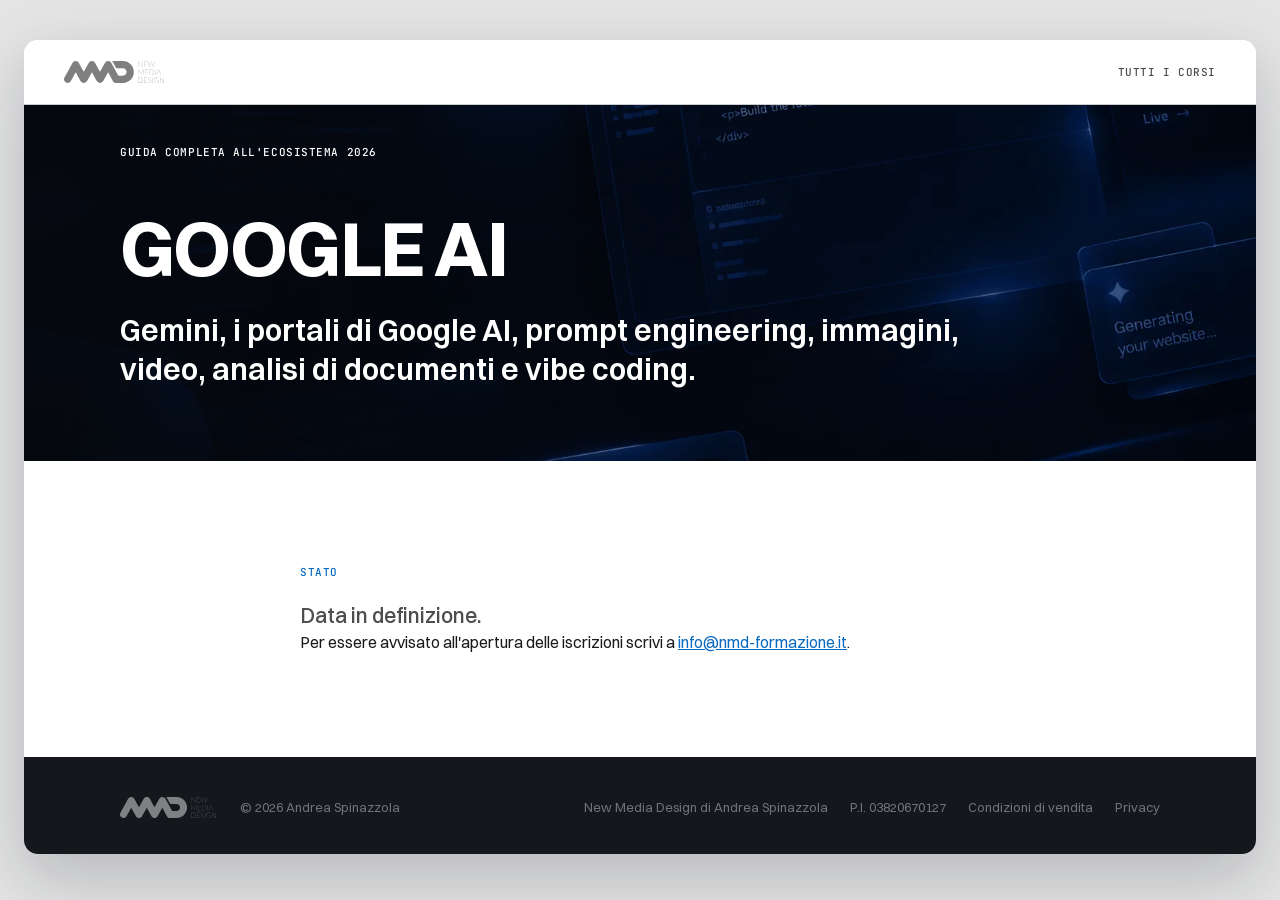
<file: google-ai/index.html>
<!doctype html>
<html lang="it">
<head>
  <meta charset="utf-8">
  <meta name="viewport" content="width=device-width, initial-scale=1">
  <title>Google AI · NMD Formazione</title>
  <meta name="robots" content="noindex">
  <link rel="icon" href="../assets/img/favicon.svg" type="image/svg+xml"><link rel="icon" href="../assets/img/favicon-32.png" sizes="32x32"><link rel="apple-touch-icon" href="../assets/img/apple-touch-icon.png">
  <script>document.documentElement.classList.add('js');</script>
  <link rel="stylesheet" href="../assets/css/v3.css?v=ad8b8d13">
  <meta name="description" content="Google AI, guida completa all&#x27;ecosistema 2026. Data in definizione.">
  <link rel="canonical" href="https://nmd-formazione.it/google-ai/">
</head>
<body class="frame">
<a class="skip-link" href="#top">Vai al contenuto</a>
<div class="sheet">

<div class="bar">
  <div class="wrap bar-in">
    <a href="../" class="bar-logo-link" aria-label="NMD · New Media Design"><img src="../assets/ds/assets/logo/nmd-black.svg" alt="New Media Design" class="bar-logo" width="291" height="63"></a>
    <nav class="bar-nav" aria-label="Navigazione"><a href="../">Tutti i corsi</a></nav>
  </div>
</div>

<main id="top">
<header class="band band--dark hero page-hero">
  <div class="hero-glow" aria-hidden="true"></div>
  <div class="wrap hero-grid">
    <div class="hero-main">
      <p class="section-label hero-in" style="--d:0ms">Guida completa all'ecosistema 2026</p>
      <h1 class="hero-title">Google AI</h1>
      <p class="hero-sub hero-in" style="--d:300ms">Gemini, i portali di Google AI, prompt engineering, immagini, video, analisi di documenti e vibe coding.</p>
    </div>
  </div>
</header>
<section class="band">
  <div class="wrap wrap--read">
    <p class="section-label">Stato</p>
    <p class="lead">Data in definizione.</p>
    <p>Per essere avvisato all'apertura delle iscrizioni scrivi a <a href="mailto:info@nmd-formazione.it?subject=Lista%20d%27attesa%20-%20Google%20AI">info@nmd-formazione.it</a>.</p>
  </div>
</section>
</main>

<footer class="band band--dark close close--slim">
  <div class="wrap">
    <div class="f3-bottom f3-bottom--solo">
      <div class="f3-left">
        <a href="https://new-media-design.it" aria-label="NMD · New Media Design"><img src="../assets/ds/assets/logo/nmd-white.svg" alt="NMD · New Media Design" class="f3-logo" width="291" height="63"></a>
        <span class="f3-copy">© 2026 Andrea Spinazzola</span>
      </div>
      <p class="f3-legal">New Media Design di Andrea Spinazzola<span>P.I. 03820670127</span><a href="../condizioni.html">Condizioni di vendita</a><a href="../privacy.html">Privacy</a></p>
    </div>
  </div>
</footer>

<button class="scroll-cue" type="button" aria-label="Scorri verso il basso" hidden><svg viewBox="0 0 24 24" width="20" height="20" fill="none" stroke="currentColor" stroke-width="2.6" stroke-linecap="round" stroke-linejoin="round" aria-hidden="true"><path d="M5 9l7 7 7-7"/></svg></button>
</div>
<script src="../assets/js/v3.js?v=dcec4334"></script>
</body>
</html>
</file>
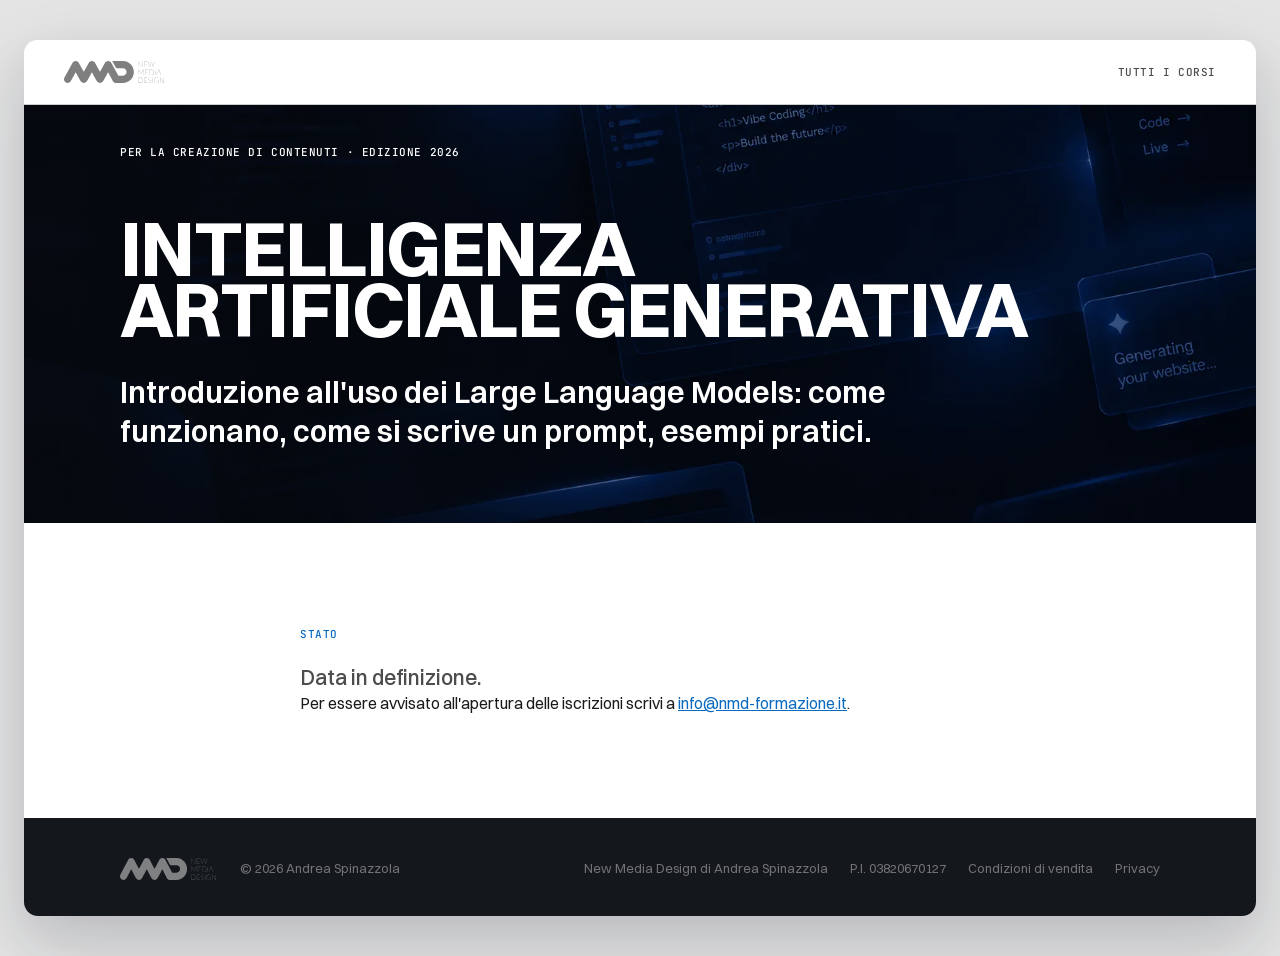
<file: ia-generativa/index.html>
<!doctype html>
<html lang="it">
<head>
  <meta charset="utf-8">
  <meta name="viewport" content="width=device-width, initial-scale=1">
  <title>Intelligenza Artificiale Generativa · NMD Formazione</title>
  <meta name="robots" content="noindex">
  <link rel="icon" href="../assets/img/favicon.svg" type="image/svg+xml"><link rel="icon" href="../assets/img/favicon-32.png" sizes="32x32"><link rel="apple-touch-icon" href="../assets/img/apple-touch-icon.png">
  <script>document.documentElement.classList.add('js');</script>
  <link rel="stylesheet" href="../assets/css/v3.css?v=ad8b8d13">
  <meta name="description" content="Intelligenza Artificiale Generativa per la creazione di contenuti. Data in definizione.">
  <link rel="canonical" href="https://nmd-formazione.it/ia-generativa/">
</head>
<body class="frame">
<a class="skip-link" href="#top">Vai al contenuto</a>
<div class="sheet">

<div class="bar">
  <div class="wrap bar-in">
    <a href="../" class="bar-logo-link" aria-label="NMD · New Media Design"><img src="../assets/ds/assets/logo/nmd-black.svg" alt="New Media Design" class="bar-logo" width="291" height="63"></a>
    <nav class="bar-nav" aria-label="Navigazione"><a href="../">Tutti i corsi</a></nav>
  </div>
</div>

<main id="top">
<header class="band band--dark hero page-hero">
  <div class="hero-glow" aria-hidden="true"></div>
  <div class="wrap hero-grid">
    <div class="hero-main">
      <p class="section-label hero-in" style="--d:0ms">Per la creazione di contenuti · Edizione 2026</p>
      <h1 class="hero-title">Intelligenza Artificiale Generativa</h1>
      <p class="hero-sub hero-in" style="--d:300ms">Introduzione all'uso dei Large Language Models: come funzionano, come si scrive un prompt, esempi pratici.</p>
    </div>
  </div>
</header>
<section class="band">
  <div class="wrap wrap--read">
    <p class="section-label">Stato</p>
    <p class="lead">Data in definizione.</p>
    <p>Per essere avvisato all'apertura delle iscrizioni scrivi a <a href="mailto:info@nmd-formazione.it?subject=Lista%20d%27attesa%20-%20Intelligenza%20Artificiale%20Generativa">info@nmd-formazione.it</a>.</p>
  </div>
</section>
</main>

<footer class="band band--dark close close--slim">
  <div class="wrap">
    <div class="f3-bottom f3-bottom--solo">
      <div class="f3-left">
        <a href="https://new-media-design.it" aria-label="NMD · New Media Design"><img src="../assets/ds/assets/logo/nmd-white.svg" alt="NMD · New Media Design" class="f3-logo" width="291" height="63"></a>
        <span class="f3-copy">© 2026 Andrea Spinazzola</span>
      </div>
      <p class="f3-legal">New Media Design di Andrea Spinazzola<span>P.I. 03820670127</span><a href="../condizioni.html">Condizioni di vendita</a><a href="../privacy.html">Privacy</a></p>
    </div>
  </div>
</footer>

<button class="scroll-cue" type="button" aria-label="Scorri verso il basso" hidden><svg viewBox="0 0 24 24" width="20" height="20" fill="none" stroke="currentColor" stroke-width="2.6" stroke-linecap="round" stroke-linejoin="round" aria-hidden="true"><path d="M5 9l7 7 7-7"/></svg></button>
</div>
<script src="../assets/js/v3.js?v=dcec4334"></script>
</body>
</html>
</file>
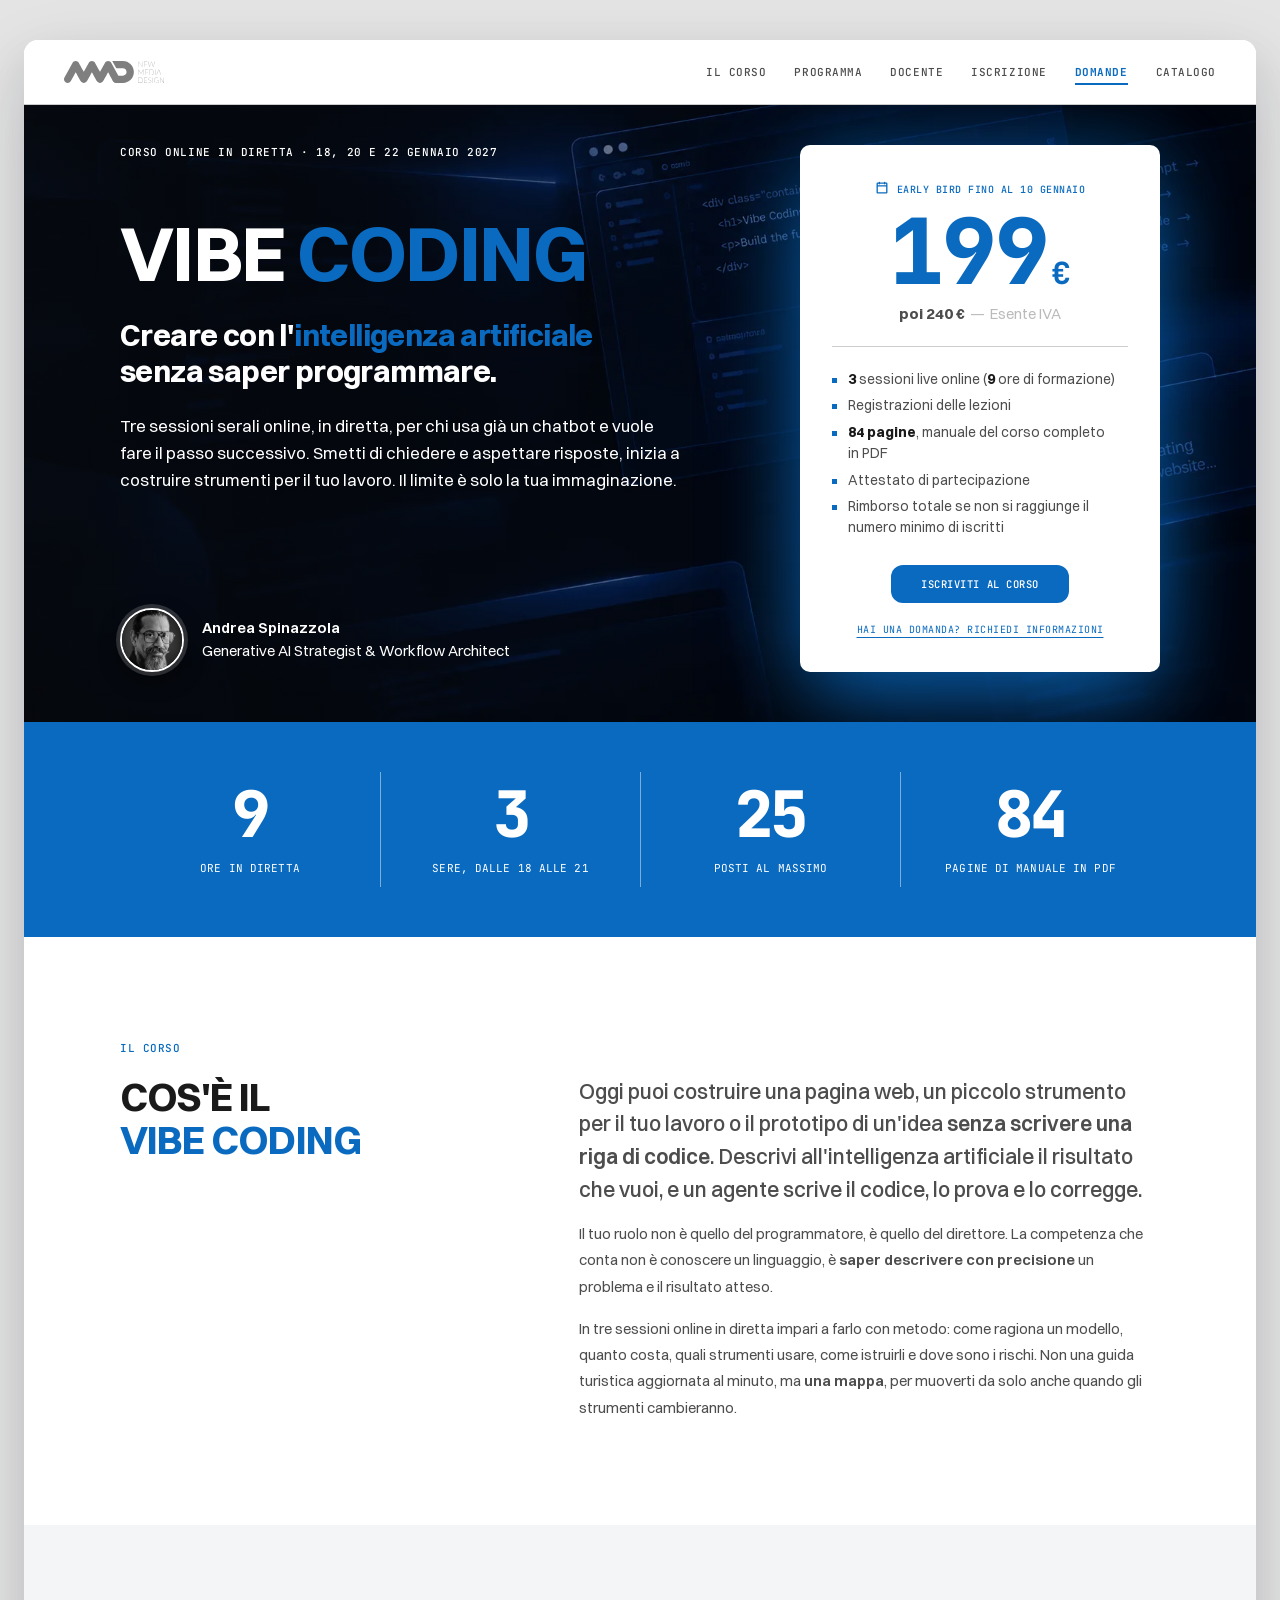
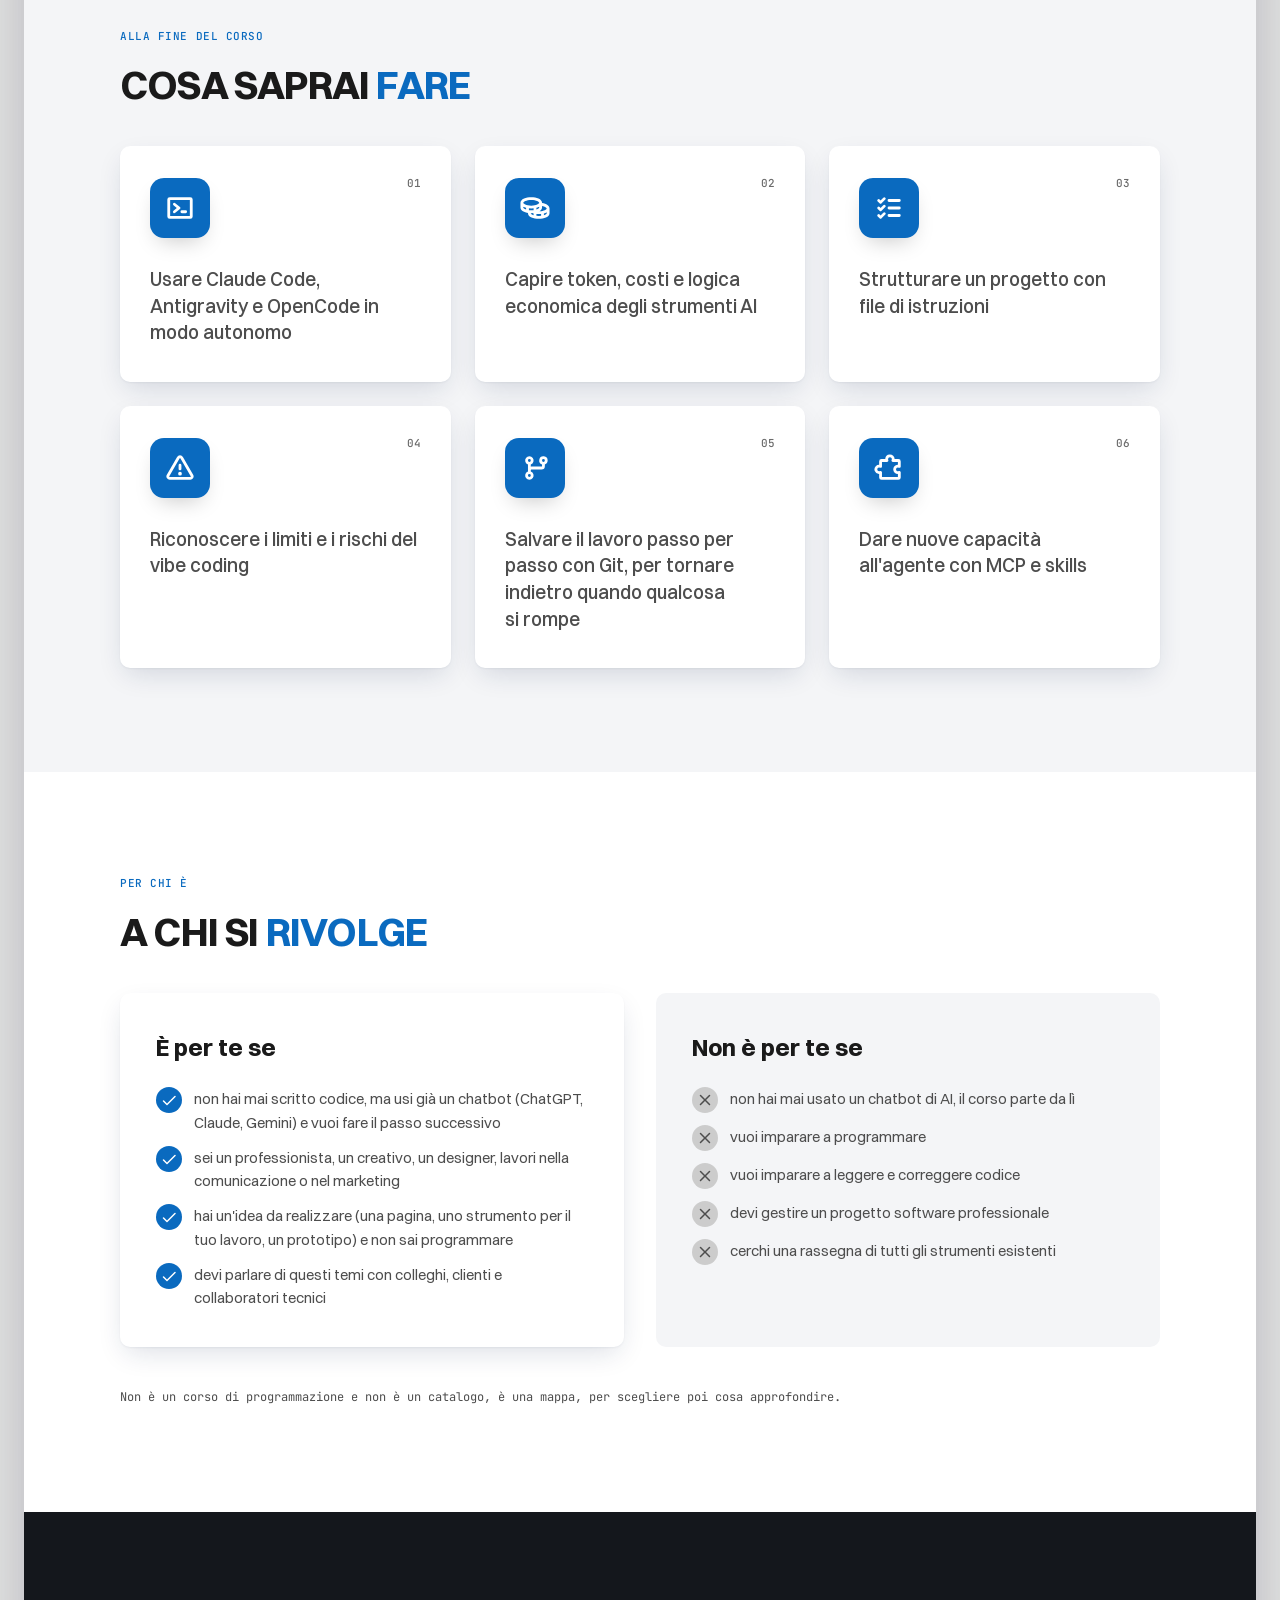
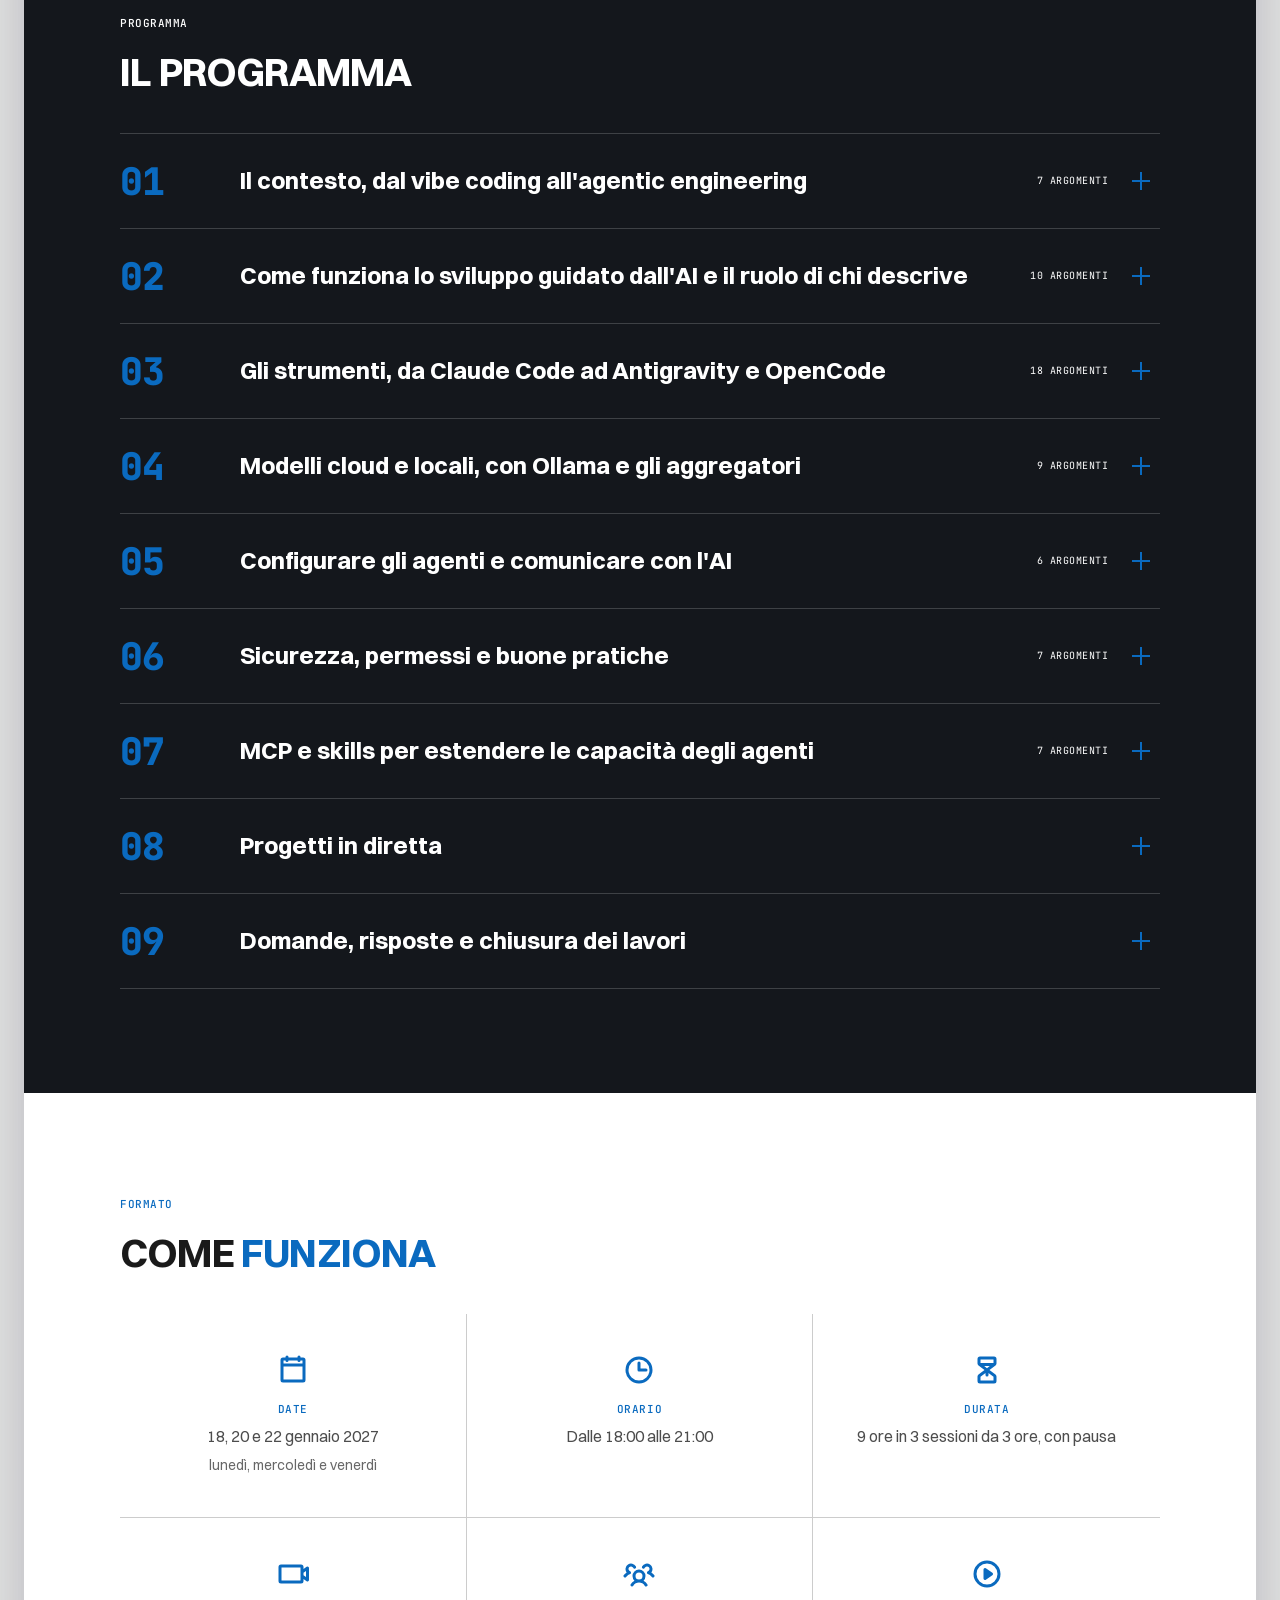
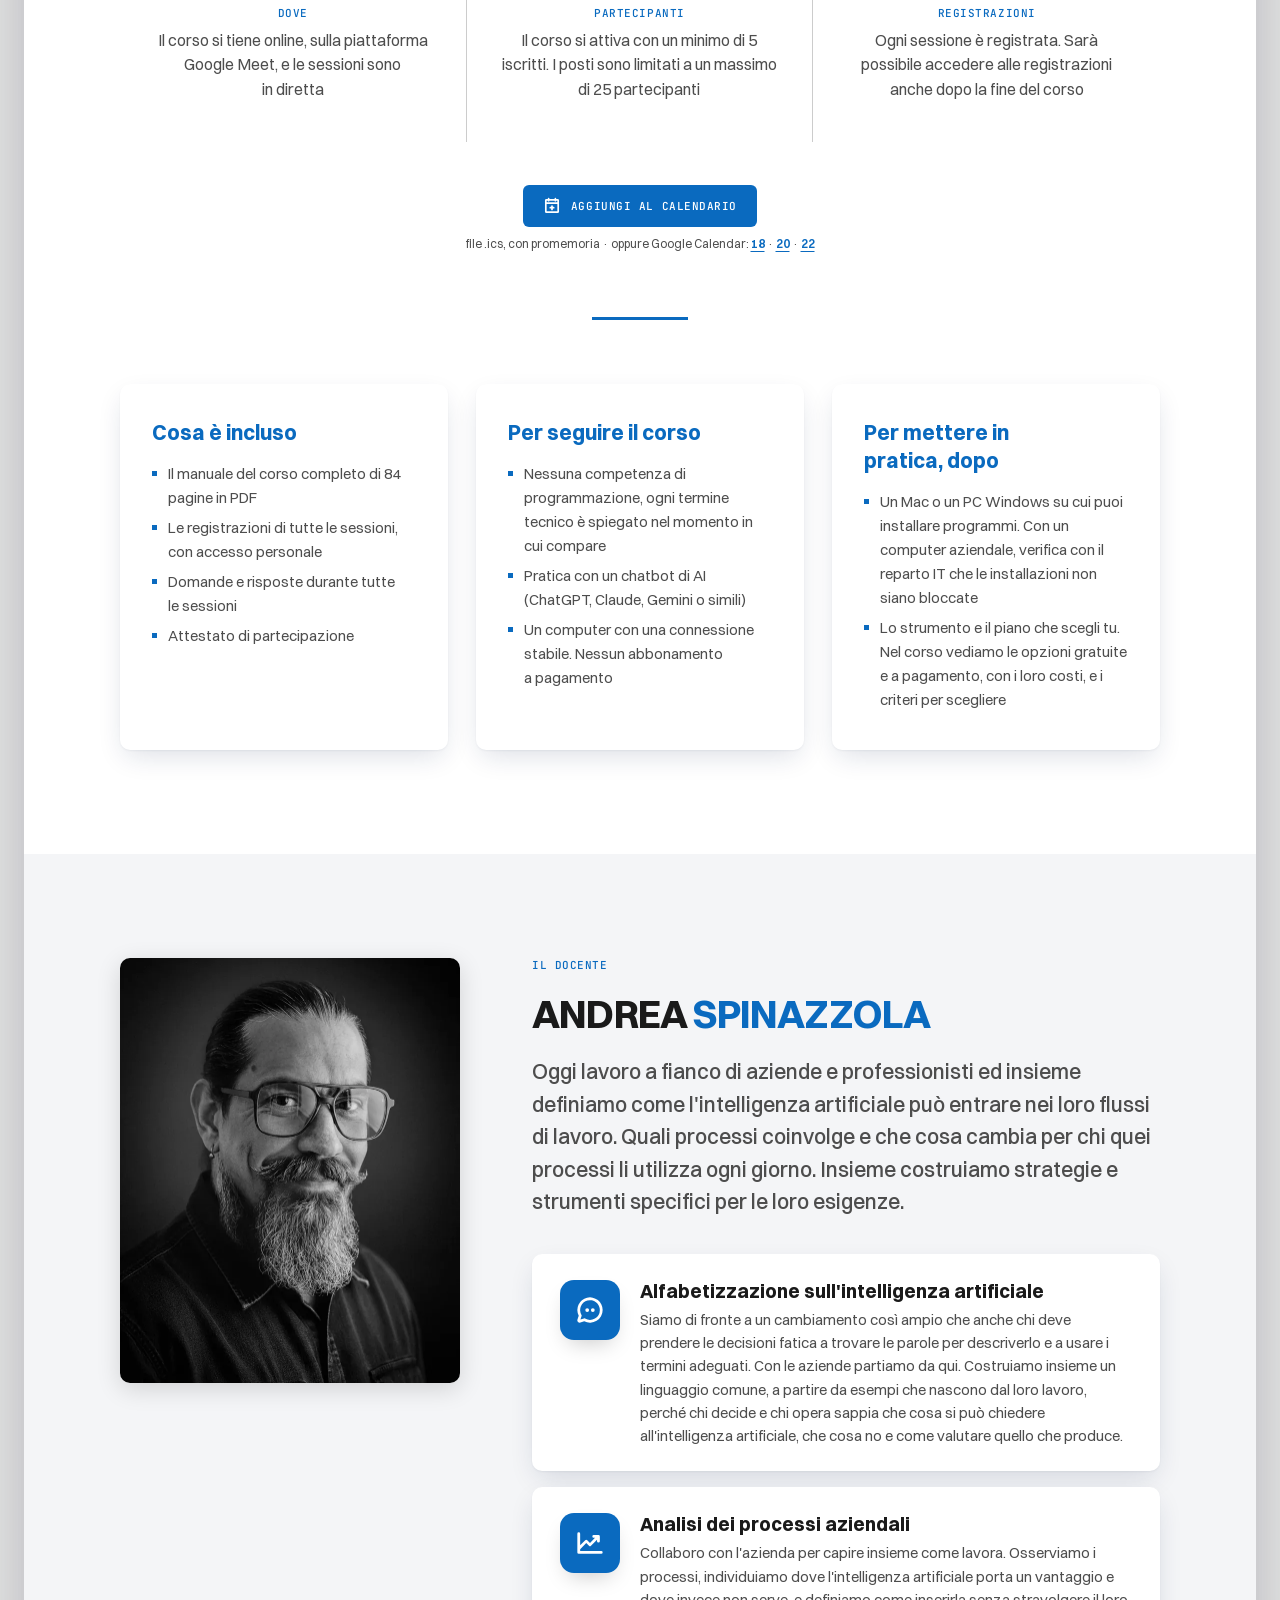
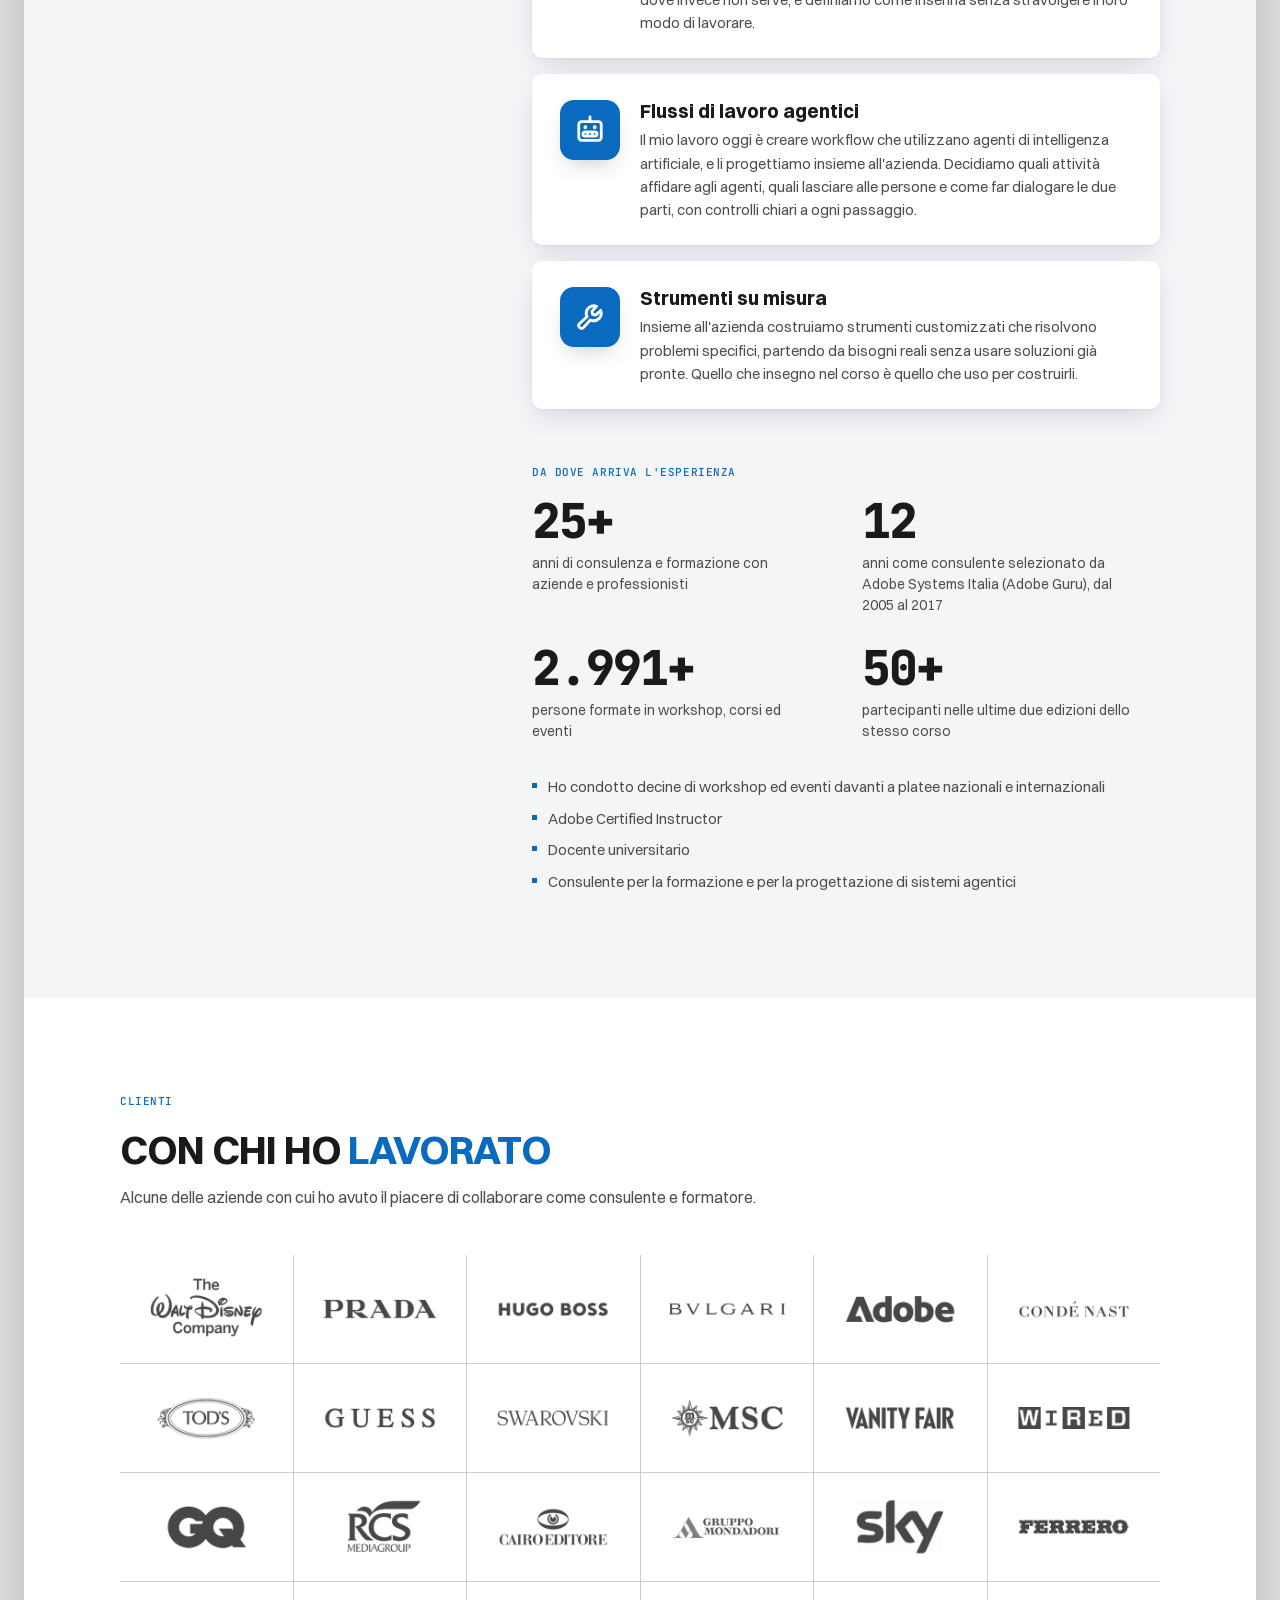
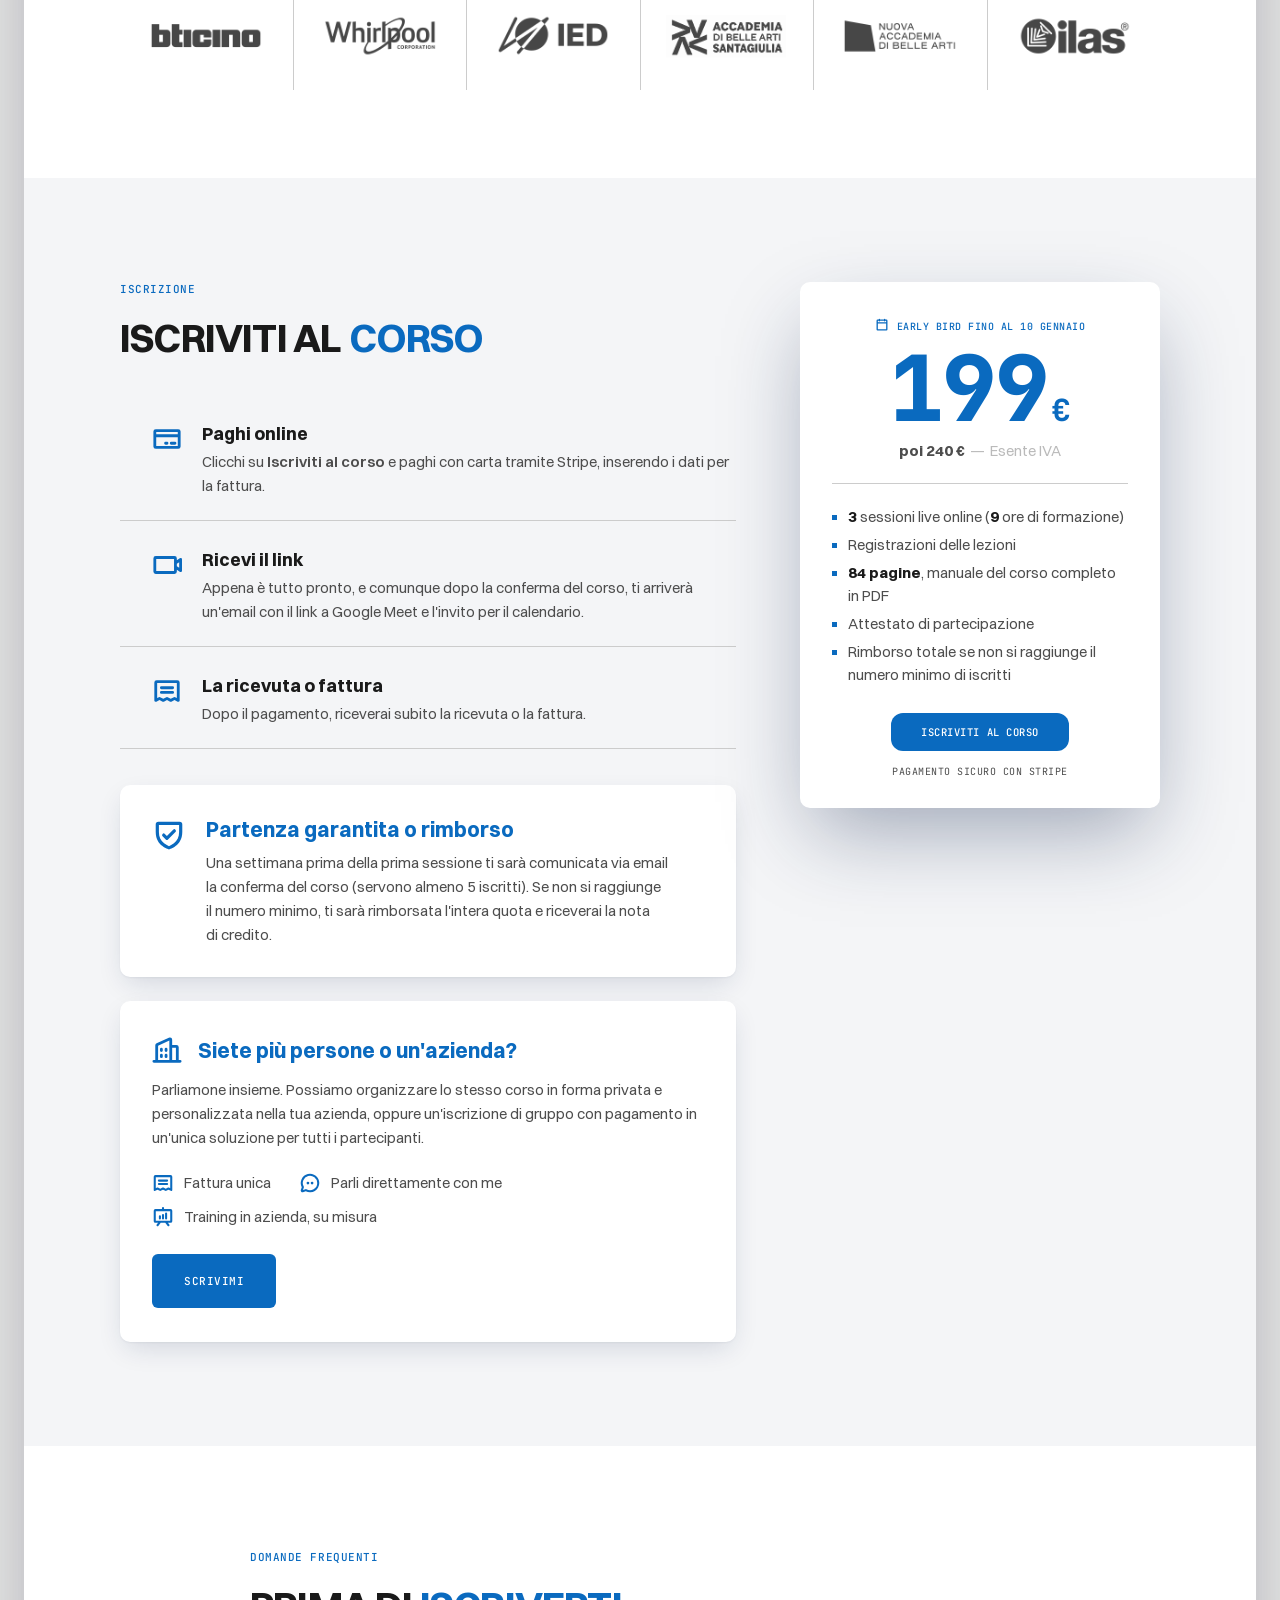
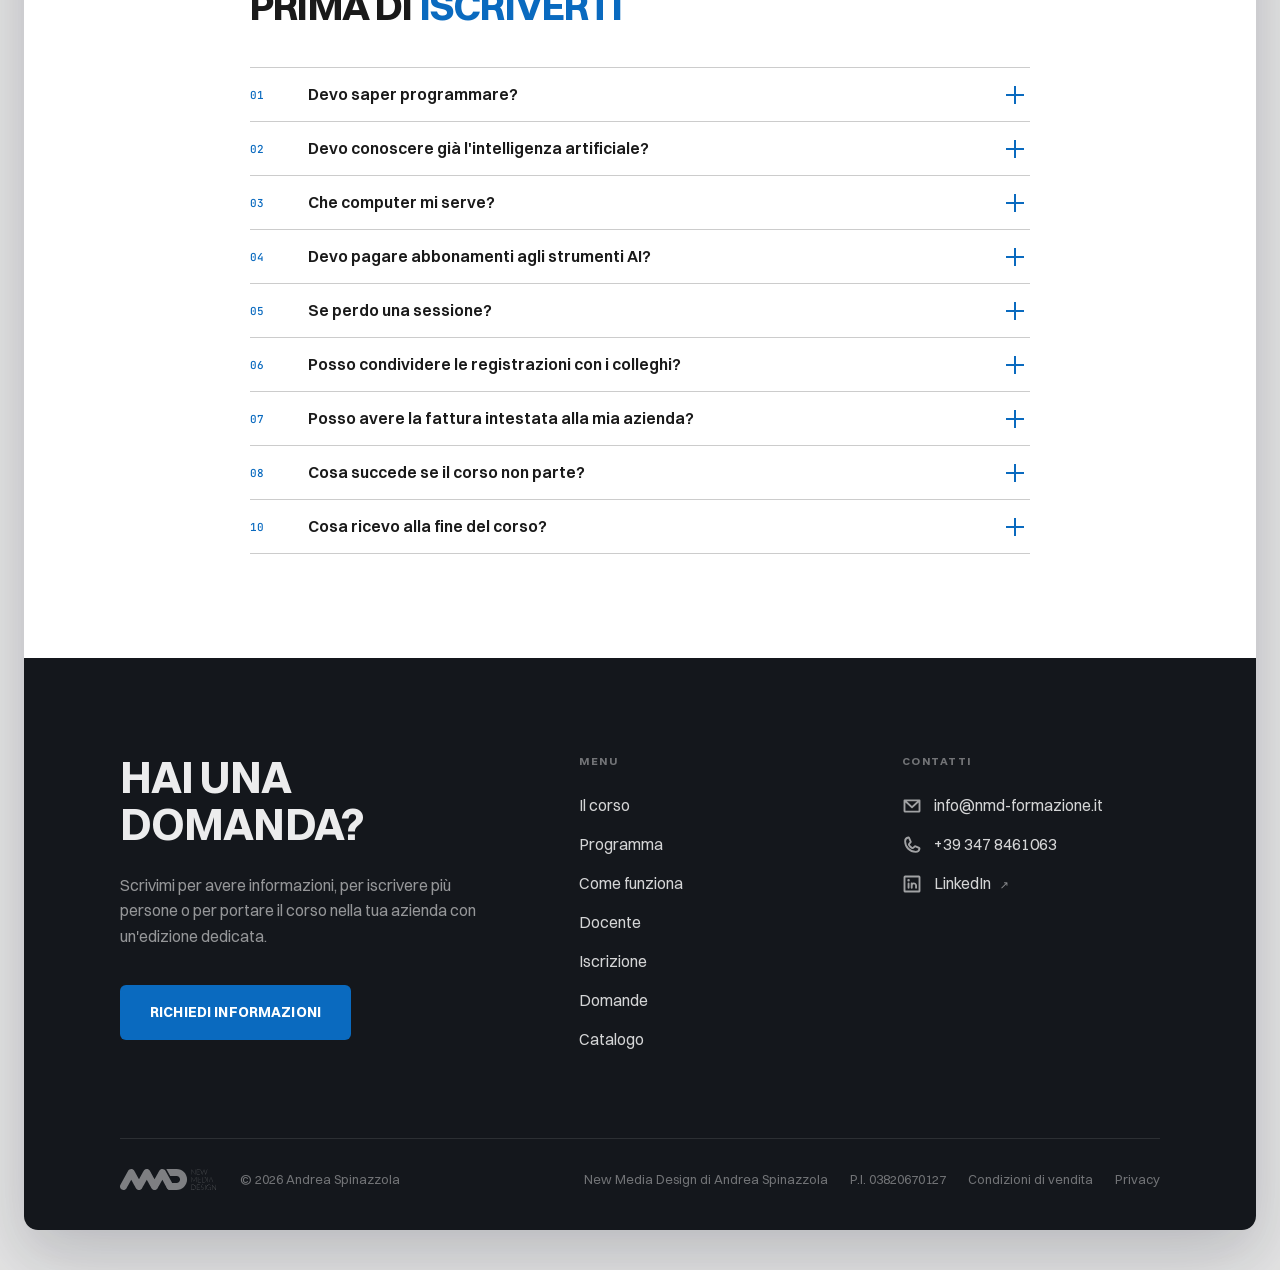
<file: vibe-coding/index.html>
<!doctype html>
<html lang="it">
<head>
  <meta charset="utf-8">
  <meta name="viewport" content="width=device-width, initial-scale=1">
  <title>Vibe Coding · Creare con l'intelligenza artificiale senza saper programmare</title>
  <link rel="icon" href="../assets/img/favicon.svg" type="image/svg+xml"><link rel="icon" href="../assets/img/favicon-32.png" sizes="32x32"><link rel="apple-touch-icon" href="../assets/img/apple-touch-icon.png">
  <script>document.documentElement.classList.add('js');</script>
  <link rel="stylesheet" href="../assets/css/v3.css?v=ad8b8d13">
  <meta name="description" content="Tre sessioni serali online in diretta il 18, 20 e 22 gennaio per imparare a costruire strumenti per il tuo lavoro con l&#x27;intelligenza artificiale, senza saper programmare.">
  <link rel="canonical" href="https://nmd-formazione.it/vibe-coding/">
  <meta property="og:type" content="website">
  <meta property="og:locale" content="it_IT">
  <meta property="og:site_name" content="NMD Formazione">
  <meta property="og:title" content="Vibe Coding · Creare con l&#x27;intelligenza artificiale senza saper programmare">
  <meta property="og:description" content="Tre sessioni serali online in diretta il 18, 20 e 22 gennaio per imparare a costruire strumenti per il tuo lavoro con l&#x27;intelligenza artificiale, senza saper programmare.">
  <meta property="og:url" content="https://nmd-formazione.it/vibe-coding/">
  <meta property="og:image" content="https://nmd-formazione.it/assets/img/og-vibe-coding.jpg">
  <meta property="og:image:width" content="1200">
  <meta property="og:image:height" content="630">
  <meta name="twitter:card" content="summary_large_image">
  <meta name="twitter:title" content="Vibe Coding · Creare con l&#x27;intelligenza artificiale senza saper programmare">
  <meta name="twitter:description" content="Tre sessioni serali online in diretta il 18, 20 e 22 gennaio per imparare a costruire strumenti per il tuo lavoro con l&#x27;intelligenza artificiale, senza saper programmare.">
  <meta name="twitter:image" content="https://nmd-formazione.it/assets/img/og-vibe-coding.jpg">
  <script type="application/ld+json">{"@context": "https://schema.org", "@type": "Course", "name": "Vibe Coding", "description": "Tre sessioni serali online in diretta il 18, 20 e 22 gennaio per imparare a costruire strumenti per il tuo lavoro con l'intelligenza artificiale, senza saper programmare.", "inLanguage": "it", "provider": {"@type": "Organization", "name": "New Media Design di Andrea Spinazzola", "url": "https://new-media-design.it"}, "offers": [{"@type": "Offer", "category": "Paid", "price": "199", "priceCurrency": "EUR", "validThrough": "2027-01-10T23:59:59+01:00", "url": "https://nmd-formazione.it/vibe-coding/"}, {"@type": "Offer", "category": "Paid", "price": "240", "priceCurrency": "EUR", "validFrom": "2027-01-11T00:00:00+01:00", "url": "https://nmd-formazione.it/vibe-coding/"}], "hasCourseInstance": [{"@type": "CourseInstance", "courseMode": "Online", "startDate": "2027-01-18", "endDate": "2027-01-22", "instructor": {"@type": "Person", "name": "Andrea Spinazzola"}}]}</script>
</head>
<body class="frame">
<a class="skip-link" href="#top">Vai al contenuto</a>

<div class="sheet">
<div class="progress" aria-hidden="true"></div>

<!-- ═══ BARRA: solo logo (grigio 50%) e voci di menu ═══ -->
<div class="bar">
  <div class="wrap bar-in">
    <a href="#top" class="bar-logo-link" aria-label="NMD · New Media Design"><img src="../assets/ds/assets/logo/nmd-black.svg" alt="New Media Design" class="bar-logo" width="291" height="63"></a>
    <nav class="bar-nav" aria-label="Sezioni della pagina">
      <a href="#corso">Il corso</a>
      <a href="#programma">Programma</a>
      <a href="#docente">Docente</a>
      <a href="#iscrizione">Iscrizione</a>
      <a href="#domande">Domande</a>
      <a href="#corsi" data-open-modal="corsi">Catalogo</a>
    </nav>
  </div>
</div>

<main id="top">

<!-- ═══ 1 · HERO (scuro): corso, obiettivo, prezzo ═══ -->
<header class="band band--dark hero">
  <div class="hero-glow" aria-hidden="true"></div>
  <div class="wrap hero-grid">
    <div class="hero-main">
      <p class="section-label hero-in" style="--d:0ms">Corso online in diretta · 18, 20 e 22 gennaio 2027</p>
      <h1 class="hero-title"><span class="line"><span class="line-in" style="--d:80ms">Vibe</span></span> <span class="line"><em class="line-in" style="--d:200ms">Coding</em></span></h1>
      <p class="hero-sub hero-in" style="--d:300ms">Creare con l'<em>intelligenza artificiale</em><br>senza saper programmare.</p>
      <p class="hero-promise hero-in" style="--d:400ms">Tre sessioni serali online, in diretta, per chi usa già un chatbot e vuole fare il passo successivo. Smetti di chiedere e aspettare risposte, inizia a costruire strumenti per il tuo lavoro. Il limite è solo la tua immaginazione.</p>
      <div class="hero-who hero-in" style="--d:520ms">
        <img src="../assets/img/as_portrait_hero.webp" alt="Andrea Spinazzola" width="200" height="200">
        <p><strong>Andrea Spinazzola</strong><br>Generative AI Strategist &amp; Workflow Architect</p>
      </div>
    </div>

    <aside class="price-box hero-in" style="--d:300ms">
      <div data-show="early" data-early-until="2027-01-10">
        <p class="price-label"><span class="ic" aria-hidden="true"><svg xmlns="http://www.w3.org/2000/svg" viewBox="0 0 256 256" fill="currentColor"><path d="M208,28H188V24a12,12,0,0,0-24,0v4H92V24a12,12,0,0,0-24,0v4H48A20,20,0,0,0,28,48V208a20,20,0,0,0,20,20H208a20,20,0,0,0,20-20V48A20,20,0,0,0,208,28ZM68,52a12,12,0,0,0,24,0h72a12,12,0,0,0,24,0h16V76H52V52ZM52,204V100H204V204Z"/></svg></span>Early bird fino al 10 gennaio</p>
        <p class="price">199<span class="cur">€</span></p>
        <p class="price-sub"><strong>poi 240 €</strong><span class="sep"> — </span><span class="vat">Esente IVA</span></p>
      </div>
      <div data-show="full" data-early-until="2027-01-10" hidden>
        <p class="price-label">Quota di iscrizione</p>
        <p class="price">240<span class="cur">€</span></p>
        <p class="price-sub"><span class="vat">Esente IVA</span></p>
      </div>
      <ul class="squares">
        <li><strong>3</strong> sessioni live online (<strong>9</strong> ore di formazione)</li>
        <li>Registrazioni delle lezioni</li>
        <li><strong>84 pagine</strong>, manuale del corso completo in PDF</li>
        <li>Attestato di partecipazione</li>
        <li>Rimborso totale se non si raggiunge il numero minimo di iscritti</li>
      </ul>
      <a class="cta-btn block" data-pay data-early-until="2027-01-10"
         data-link-early="https://buy.stripe.com/5kQ7sK53b9IFcxyea7gA800"
         data-link-full="https://buy.stripe.com/5kQbJ0fHP6wt69ad63gA801"
         href="#"><span class="label">Iscriviti al corso</span><span class="arrow">&#8599;</span></a>
      <button class="ghost-link js-open-contact" type="button">Hai una domanda? Richiedi informazioni</button>
    </aside>
  </div>
</header>

<!-- ═══ 2 · NUMERI (blu pieno) ═══ -->
<section class="band band--blue stats">
  <div class="wrap stats-grid" data-stagger>
    <div class="stat"><b data-count="9">9</b><span>ore in diretta</span></div>
    <div class="stat"><b data-count="3">3</b><span>sere, dalle 18 alle 21</span></div>
    <div class="stat"><b data-count="25">25</b><span>posti al massimo</span></div>
    <div class="stat"><b data-count="84">84</b><span>pagine di manuale in PDF</span></div>
  </div>
</section>

<!-- ═══ 3 · IL CORSO (bianco) ═══ -->
<section class="band" id="corso">
  <div class="wrap split">
    <div data-reveal>
      <p class="section-label">Il corso</p>
      <h2 class="headline">Cos'è il <em>vibe coding</em></h2>
    </div>
    <div class="text" data-stagger>
      <p class="lead">Oggi puoi costruire una pagina web, un piccolo strumento per il tuo lavoro o il prototipo di un'idea <strong>senza scrivere una riga di codice</strong>. Descrivi all'intelligenza artificiale il risultato che vuoi, e un agente scrive il codice, lo prova e lo corregge.</p>
      <p>Il tuo ruolo non è quello del programmatore, è quello del direttore. La competenza che conta non è conoscere un linguaggio, è <strong>saper descrivere con precisione</strong> un problema e il risultato atteso.</p>
      <p>In tre sessioni online in diretta impari a farlo con metodo: come ragiona un modello, quanto costa, quali strumenti usare, come istruirli e dove sono i rischi. Non una guida turistica aggiornata al minuto, ma <strong>una mappa</strong>, per muoverti da solo anche quando gli strumenti cambieranno.</p>
    </div>
  </div>
</section>

<!-- ═══ 4 · RISULTATI (grigio) ═══ -->
<section class="band band--grey">
  <div class="wrap">
    <div data-reveal>
      <p class="section-label">Alla fine del corso</p>
      <h2 class="headline">Cosa saprai <em>fare</em></h2>
    </div>
    <div class="tiles" data-stagger>
      <div class="tile"><span class="ic" aria-hidden="true"><svg xmlns="http://www.w3.org/2000/svg" viewBox="0 0 256 256" fill="currentColor"><path d="M72.5,150.63,100.79,128,72.5,105.37a12,12,0,1,1,15-18.74l40,32a12,12,0,0,1,0,18.74l-40,32a12,12,0,0,1-15-18.74ZM144,172h32a12,12,0,0,0,0-24H144a12,12,0,0,0,0,24ZM236,56V200a20,20,0,0,1-20,20H40a20,20,0,0,1-20-20V56A20,20,0,0,1,40,36H216A20,20,0,0,1,236,56Zm-24,4H44V196H212Z"/></svg></span><span class="tile-n">01</span><p>Usare Claude Code, Antigravity e OpenCode in modo autonomo</p></div>
      <div class="tile"><span class="ic" aria-hidden="true"><svg xmlns="http://www.w3.org/2000/svg" viewBox="0 0 256 256" fill="currentColor"><path d="M188,86.11V84c0-14.62-10.83-27.55-30.51-36.4C140.87,40.12,119,36,96,36S51.13,40.12,34.51,47.6C14.83,56.45,4,69.38,4,84v40c0,14.62,10.83,27.55,30.51,36.4A131.67,131.67,0,0,0,68,169.88V172c0,14.62,10.83,27.55,30.51,36.4C115.13,215.88,137,220,160,220s44.87-4.12,61.49-11.6C241.17,199.55,252,186.62,252,172V132C252,109.86,226.71,92.08,188,86.11ZM228,132c0,7.75-21.77,22.48-61.81,23.88C180.33,147.4,188,136.3,188,124V110.44C213.88,115.15,228,125.48,228,132ZM107.37,147.63c-3.63.24-7.42.37-11.37.37-5.08,0-9.89-.22-14.43-.61a10.94,10.94,0,0,0-1.14-.09c-1.51-.14-3-.3-4.43-.48V130.93A187,187,0,0,0,96,132a187,187,0,0,0,20-1.07v15.89c-2.49.3-5.07.56-7.75.75C108,147.58,107.66,147.6,107.37,147.63ZM164,117.14V124c0,4.78-8.28,12.21-24,17.54v-15a115.32,115.32,0,0,0,17.49-6.13Q160.93,118.86,164,117.14ZM96,60c44,0,68,15.85,68,24s-24,24-68,24S28,92.15,28,84,52,60,96,60ZM28,124v-6.86q3.08,1.71,6.51,3.26A115.32,115.32,0,0,0,52,126.53v15C36.28,136.21,28,128.78,28,124Zm64,48v0c1.33,0,2.66,0,4,0q5.44,0,10.77-.32,4.45,1.57,9.23,2.86v15C100.28,184.21,92,176.78,92,172Zm48,22.82V178.94A186.45,186.45,0,0,0,160,180a187,187,0,0,0,20-1.07v15.89a170.08,170.08,0,0,1-40,0Zm64-5.28v-15a115.32,115.32,0,0,0,17.49-6.13q3.44-1.54,6.51-3.26V172C228,176.78,219.72,184.21,204,189.54Z"/></svg></span><span class="tile-n">02</span><p>Capire token, costi e logica economica degli strumenti AI</p></div>
      <div class="tile"><span class="ic" aria-hidden="true"><svg xmlns="http://www.w3.org/2000/svg" viewBox="0 0 256 256" fill="currentColor"><path d="M228,128a12,12,0,0,1-12,12H128a12,12,0,0,1,0-24h88A12,12,0,0,1,228,128ZM128,76h88a12,12,0,0,0,0-24H128a12,12,0,0,0,0,24Zm88,104H128a12,12,0,0,0,0,24h88a12,12,0,0,0,0-24ZM79.51,39.51,56,63l-7.51-7.52a12,12,0,0,0-17,17l16,16a12,12,0,0,0,17,0l32-32a12,12,0,0,0-17-17Zm0,64L56,127l-7.51-7.52a12,12,0,1,0-17,17l16,16a12,12,0,0,0,17,0l32-32a12,12,0,0,0-17-17Zm0,64L56,191l-7.51-7.52a12,12,0,1,0-17,17l16,16a12,12,0,0,0,17,0l32-32a12,12,0,0,0-17-17Z"/></svg></span><span class="tile-n">03</span><p>Strutturare un progetto con file di istruzioni</p></div>
      <div class="tile"><span class="ic" aria-hidden="true"><svg xmlns="http://www.w3.org/2000/svg" viewBox="0 0 256 256" fill="currentColor"><path d="M240.26,186.1,152.81,34.23h0a28.74,28.74,0,0,0-49.62,0L15.74,186.1a27.45,27.45,0,0,0,0,27.71A28.31,28.31,0,0,0,40.55,228h174.9a28.31,28.31,0,0,0,24.79-14.19A27.45,27.45,0,0,0,240.26,186.1Zm-20.8,15.7a4.46,4.46,0,0,1-4,2.2H40.55a4.46,4.46,0,0,1-4-2.2,3.56,3.56,0,0,1,0-3.73L124,46.2a4.77,4.77,0,0,1,8,0l87.44,151.87A3.56,3.56,0,0,1,219.46,201.8ZM116,136V104a12,12,0,0,1,24,0v32a12,12,0,0,1-24,0Zm28,40a16,16,0,1,1-16-16A16,16,0,0,1,144,176Z"/></svg></span><span class="tile-n">04</span><p>Riconoscere i limiti e i rischi del vibe coding</p></div>
      <div class="tile"><span class="ic" aria-hidden="true"><svg xmlns="http://www.w3.org/2000/svg" viewBox="0 0 256 256" fill="currentColor"><path d="M236,64a36,36,0,1,0-48,33.94V112a4,4,0,0,1-4,4H96a27.8,27.8,0,0,0-4,.29V97.94a36,36,0,1,0-24,0v60.12a36,36,0,1,0,24,0V144a4,4,0,0,1,4-4h88a28,28,0,0,0,28-28V97.94A36.07,36.07,0,0,0,236,64ZM80,52A12,12,0,1,1,68,64,12,12,0,0,1,80,52Zm0,152a12,12,0,1,1,12-12A12,12,0,0,1,80,204ZM200,76a12,12,0,1,1,12-12A12,12,0,0,1,200,76Z"/></svg></span><span class="tile-n">05</span><p>Salvare il lavoro passo per passo con Git, per tornare indietro quando qualcosa si rompe</p></div>
      <div class="tile"><span class="ic" aria-hidden="true"><svg xmlns="http://www.w3.org/2000/svg" viewBox="0 0 256 256" fill="currentColor"><path d="M222.41,155.16a12,12,0,0,0-11.56-.69A16,16,0,0,1,188,139,16.2,16.2,0,0,1,202.8,124a15.83,15.83,0,0,1,8,1.5A12,12,0,0,0,228,114.7V72a20,20,0,0,0-20-20H176a40.15,40.15,0,0,0-12.62-29.16,39.67,39.67,0,0,0-29.94-10.76,40.08,40.08,0,0,0-37.34,37C96,50.07,96,51,96,52H64A20,20,0,0,0,44,72v28a40.15,40.15,0,0,0-29.16,12.62A40,40,0,0,0,41.1,179.9a28.3,28.3,0,0,0,2.9.1v28a20,20,0,0,0,20,20H208a20,20,0,0,0,20-20V165.31A12,12,0,0,0,222.41,155.16ZM204,204H68V165.31a12,12,0,0,0-17.15-10.84A15.9,15.9,0,0,1,42.8,156,16.2,16.2,0,0,1,28,141.06a16,16,0,0,1,22.82-15.52A12,12,0,0,0,68,114.7V76h42.7a12,12,0,0,0,10.83-17.15A15.9,15.9,0,0,1,120,50.8,16.19,16.19,0,0,1,134.94,36a16,16,0,0,1,15.53,22.81A12,12,0,0,0,161.31,76H204v24c-1,0-1.93,0-2.9.11A40,40,0,0,0,204,180h0Z"/></svg></span><span class="tile-n">06</span><p>Dare nuove capacità all'agente con MCP e skills</p></div>
    </div>
  </div>
</section>

<!-- ═══ 5 · PER CHI È (bianco) ═══ -->
<section class="band">
  <div class="wrap">
    <div data-reveal>
      <p class="section-label">Per chi è</p>
      <h2 class="headline">A chi si <em>rivolge</em></h2>
    </div>
    <div class="two-col" data-stagger>
      <div class="panel panel--yes">
        <p class="panel-title">È per te se</p>
        <ul class="iconlist iconlist--yes">
          <li><span class="ic" aria-hidden="true"><svg xmlns="http://www.w3.org/2000/svg" viewBox="0 0 256 256" fill="currentColor"><path d="M232.49,80.49l-128,128a12,12,0,0,1-17,0l-56-56a12,12,0,1,1,17-17L96,183,215.51,63.51a12,12,0,0,1,17,17Z"/></svg></span><span>non hai mai scritto codice, ma usi già un chatbot (ChatGPT, Claude, Gemini) e vuoi fare il passo successivo</span></li>
          <li><span class="ic" aria-hidden="true"><svg xmlns="http://www.w3.org/2000/svg" viewBox="0 0 256 256" fill="currentColor"><path d="M232.49,80.49l-128,128a12,12,0,0,1-17,0l-56-56a12,12,0,1,1,17-17L96,183,215.51,63.51a12,12,0,0,1,17,17Z"/></svg></span><span>sei un professionista, un creativo, un designer, lavori nella comunicazione o nel marketing</span></li>
          <li><span class="ic" aria-hidden="true"><svg xmlns="http://www.w3.org/2000/svg" viewBox="0 0 256 256" fill="currentColor"><path d="M232.49,80.49l-128,128a12,12,0,0,1-17,0l-56-56a12,12,0,1,1,17-17L96,183,215.51,63.51a12,12,0,0,1,17,17Z"/></svg></span><span>hai un'idea da realizzare (una pagina, uno strumento per il tuo lavoro, un prototipo) e non sai programmare</span></li>
          <li><span class="ic" aria-hidden="true"><svg xmlns="http://www.w3.org/2000/svg" viewBox="0 0 256 256" fill="currentColor"><path d="M232.49,80.49l-128,128a12,12,0,0,1-17,0l-56-56a12,12,0,1,1,17-17L96,183,215.51,63.51a12,12,0,0,1,17,17Z"/></svg></span><span>devi parlare di questi temi con colleghi, clienti e collaboratori tecnici</span></li>
        </ul>
      </div>
      <div class="panel panel--no">
        <p class="panel-title">Non è per te se</p>
        <ul class="iconlist iconlist--no">
          <li><span class="ic" aria-hidden="true"><svg xmlns="http://www.w3.org/2000/svg" viewBox="0 0 256 256" fill="currentColor"><path d="M208.49,191.51a12,12,0,0,1-17,17L128,145,64.49,208.49a12,12,0,0,1-17-17L111,128,47.51,64.49a12,12,0,0,1,17-17L128,111l63.51-63.52a12,12,0,0,1,17,17L145,128Z"/></svg></span><span>non hai mai usato un chatbot di AI, il corso parte da lì</span></li>
          <li><span class="ic" aria-hidden="true"><svg xmlns="http://www.w3.org/2000/svg" viewBox="0 0 256 256" fill="currentColor"><path d="M208.49,191.51a12,12,0,0,1-17,17L128,145,64.49,208.49a12,12,0,0,1-17-17L111,128,47.51,64.49a12,12,0,0,1,17-17L128,111l63.51-63.52a12,12,0,0,1,17,17L145,128Z"/></svg></span><span>vuoi imparare a programmare</span></li>
          <li><span class="ic" aria-hidden="true"><svg xmlns="http://www.w3.org/2000/svg" viewBox="0 0 256 256" fill="currentColor"><path d="M208.49,191.51a12,12,0,0,1-17,17L128,145,64.49,208.49a12,12,0,0,1-17-17L111,128,47.51,64.49a12,12,0,0,1,17-17L128,111l63.51-63.52a12,12,0,0,1,17,17L145,128Z"/></svg></span><span>vuoi imparare a leggere e correggere codice</span></li>
          <li><span class="ic" aria-hidden="true"><svg xmlns="http://www.w3.org/2000/svg" viewBox="0 0 256 256" fill="currentColor"><path d="M208.49,191.51a12,12,0,0,1-17,17L128,145,64.49,208.49a12,12,0,0,1-17-17L111,128,47.51,64.49a12,12,0,0,1,17-17L128,111l63.51-63.52a12,12,0,0,1,17,17L145,128Z"/></svg></span><span>devi gestire un progetto software professionale</span></li>
          <li><span class="ic" aria-hidden="true"><svg xmlns="http://www.w3.org/2000/svg" viewBox="0 0 256 256" fill="currentColor"><path d="M208.49,191.51a12,12,0,0,1-17,17L128,145,64.49,208.49a12,12,0,0,1-17-17L111,128,47.51,64.49a12,12,0,0,1,17-17L128,111l63.51-63.52a12,12,0,0,1,17,17L145,128Z"/></svg></span><span>cerchi una rassegna di tutti gli strumenti esistenti</span></li>
        </ul>
      </div>
    </div>
    <p class="note-line" data-reveal><span>Non è un corso di programmazione e non è un catalogo, è una mappa, per scegliere poi cosa approfondire.</span></p>
  </div>
</section>

<!-- ═══ 6 · PROGRAMMA (scuro, a fisarmonica) ═══ -->
<section class="band band--dark" id="programma">
  <div class="wrap">
    <div data-reveal>
      <p class="section-label">Programma</p>
      <h2 class="headline">Il <em>programma</em></h2>
    </div>
    <div class="prog" data-stagger>
      <details class="acc">
        <summary><span class="acc-n">01</span><span class="acc-t">Il contesto, dal vibe coding all'agentic engineering</span><span class="acc-c">7 argomenti</span><span class="toggle" aria-hidden="true"></span></summary>
        <ul class="topics"><li>Cos'è il vibe coding</li><li>Come è cambiato il mondo in un anno</li><li>Agentic engineering</li><li>Cosa cambia</li><li>I limiti reali</li><li>Il momento storico</li><li>Cosa non è questo corso</li></ul>
      </details>
      <details class="acc">
        <summary><span class="acc-n">02</span><span class="acc-t">Come funziona lo sviluppo guidato dall'AI e il ruolo di chi descrive</span><span class="acc-c">10 argomenti</span><span class="toggle" aria-hidden="true"></span></summary>
        <ul class="topics"><li>Come «pensa» un modello AI</li><li>I provider</li><li>Cos'è un agente AI</li><li>Il vocabolario base</li><li>Cos'è un token</li><li>Input vs output</li><li>Context window</li><li>Quando l'AI dimentica</li><li>Quanto costa</li><li>La tendenza dei prezzi</li></ul>
      </details>
      <details class="acc">
        <summary><span class="acc-n">03</span><span class="acc-t">Gli strumenti, da Claude Code ad Antigravity e OpenCode</span><span class="acc-c">18 argomenti</span><span class="toggle" aria-hidden="true"></span></summary>
        <ul class="topics"><li>CLI o interfaccia</li><li>I tool CLI</li><li>I tool desktop</li><li>Codex</li><li>Claude Code, lo standard di mercato</li><li>Cosa può fare Claude Code</li><li>L'universo Claude</li><li>Dove va Anthropic</li><li>Antigravity: cosa può fare</li><li>Antigravity: app e IDE</li><li>Antigravity: permessi e modalità di lavoro</li><li>Antigravity: modelli e piani</li><li>Antigravity: i file di istruzioni</li><li>OpenCode, l'agente aperto</li><li>OpenCode: CLI e desktop</li><li>OpenCode: provider e modelli</li><li>La API key</li><li>Collegare i modelli</li></ul>
      </details>
      <details class="acc">
        <summary><span class="acc-n">04</span><span class="acc-t">Modelli cloud e locali, con Ollama e gli aggregatori</span><span class="acc-c">9 argomenti</span><span class="toggle" aria-hidden="true"></span></summary>
        <ul class="topics"><li>La mappa dei modelli</li><li>I modelli di punta</li><li>L'ondata open source</li><li>Cloud o locale</li><li>Far girare l'AI sul tuo computer</li><li>L'hardware che serve</li><li>Installazione e modelli</li><li>OpenRouter</li><li>Le alternative</li></ul>
      </details>
      <details class="acc">
        <summary><span class="acc-n">05</span><span class="acc-t">Configurare gli agenti e comunicare con l'AI</span><span class="acc-c">6 argomenti</span><span class="toggle" aria-hidden="true"></span></summary>
        <ul class="topics"><li>Il file di istruzioni</li><li>Cosa deve esserci</li><li>Gestire il contesto in pratica</li><li>Il setup sicuro</li><li>L'anatomia di un prompt</li><li>Dalla chat al progetto</li></ul>
      </details>
      <details class="acc">
        <summary><span class="acc-n">06</span><span class="acc-t">Sicurezza, permessi e buone pratiche</span><span class="acc-c">7 argomenti</span><span class="toggle" aria-hidden="true"></span></summary>
        <ul class="topics"><li>Cosa non condividere</li><li>Le vulnerabilità invisibili</li><li>Hallucination</li><li>Verificare senza leggere il codice</li><li>Cos'è Git</li><li>Il salvavita</li><li>GitHub</li></ul>
      </details>
      <details class="acc">
        <summary><span class="acc-n">07</span><span class="acc-t">MCP e skills per estendere le capacità degli agenti</span><span class="acc-c">7 argomenti</span><span class="toggle" aria-hidden="true"></span></summary>
        <ul class="topics"><li>MCP server</li><li>Come funziona</li><li>Dove e come</li><li>Sicurezza MCP</li><li>Cosa sono le skills</li><li>Trovarle e installarle</li><li>Come creare una skill</li></ul>
      </details>
      <details class="acc">
        <summary><span class="acc-n">08</span><span class="acc-t">Progetti in diretta</span><span class="acc-c"></span><span class="toggle" aria-hidden="true"></span></summary>
        <p class="acc-note">Costruiamo in diretta! Insieme e a partire dai vostri suggerimenti, per testare come questi strumenti funzionano nel lavoro reale e non soltanto nelle demo.</p>
      </details>
      <details class="acc">
        <summary><span class="acc-n">09</span><span class="acc-t">Domande, risposte e chiusura dei lavori</span><span class="acc-c"></span><span class="toggle" aria-hidden="true"></span></summary>
        <p class="acc-note">Uno spazio dedicato alle vostre domande, ai dubbi e alle perplessità che restano a fine corso, per chiarire tutto prima di salutarci.</p>
      </details>
    </div>
  </div>
</section>

<!-- ═══ 6b · FORMATO (bianco): date, dove, cosa è incluso: contenuto della pagina attuale ═══ -->
<section class="band format" id="formato">
  <div class="wrap">
    <div data-reveal>
      <p class="section-label">Formato</p>
      <h2 class="headline">Come <em>funziona</em></h2>
    </div>
    <div class="fgrid" data-stagger><div class="fcell"><span class="ic" aria-hidden="true"><svg xmlns="http://www.w3.org/2000/svg" viewBox="0 0 256 256" fill="currentColor"><path d="M208,28H188V24a12,12,0,0,0-24,0v4H92V24a12,12,0,0,0-24,0v4H48A20,20,0,0,0,28,48V208a20,20,0,0,0,20,20H208a20,20,0,0,0,20-20V48A20,20,0,0,0,208,28ZM68,52a12,12,0,0,0,24,0h72a12,12,0,0,0,24,0h16V76H52V52ZM52,204V100H204V204Z"/></svg></span><span class="fl">Date</span><p>18, 20 e 22 gennaio 2027<span class="sub">lunedì, mercoledì e venerdì</span></p></div><div class="fcell"><span class="ic" aria-hidden="true"><svg xmlns="http://www.w3.org/2000/svg" viewBox="0 0 256 256" fill="currentColor"><path d="M128,20A108,108,0,1,0,236,128,108.12,108.12,0,0,0,128,20Zm0,192a84,84,0,1,1,84-84A84.09,84.09,0,0,1,128,212Zm68-84a12,12,0,0,1-12,12H128a12,12,0,0,1-12-12V72a12,12,0,0,1,24,0v44h44A12,12,0,0,1,196,128Z"/></svg></span><span class="fl">Orario</span><p>Dalle 18:00 alle 21:00</p></div><div class="fcell"><span class="ic" aria-hidden="true"><svg xmlns="http://www.w3.org/2000/svg" viewBox="0 0 256 256" fill="currentColor"><path d="M204,75.64V40a20,20,0,0,0-20-20H72A20,20,0,0,0,52,40V76a20.1,20.1,0,0,0,8,16l48,36L60,164a20.1,20.1,0,0,0-8,16v36a20,20,0,0,0,20,20H184a20,20,0,0,0,20-20V180.36a20.13,20.13,0,0,0-7.94-16L147.9,128l48.16-36.4A20.13,20.13,0,0,0,204,75.64ZM180,44V72H76V44Zm-52,69L105.33,96h45.1Zm52,99H76V182l40-30v16a12,12,0,0,0,24,0V152.11l40,30.24Z"/></svg></span><span class="fl">Durata</span><p>9 ore in 3 sessioni da 3 ore, con pausa</p></div><div class="fcell"><span class="ic" aria-hidden="true"><svg xmlns="http://www.w3.org/2000/svg" viewBox="0 0 256 256" fill="currentColor"><path d="M249.45,69.31a12,12,0,0,0-12.51,1L212,88.43V72a20,20,0,0,0-20-20H32A20,20,0,0,0,12,72V184a20,20,0,0,0,20,20H192a20,20,0,0,0,20-20V167.57l24.94,18.14A12,12,0,0,0,256,176V80A12,12,0,0,0,249.45,69.31ZM188,180H36V76H188Zm44-27.57-20-14.54V118.11l20-14.54Z"/></svg></span><span class="fl">Dove</span><p>Il corso si tiene online, sulla piattaforma Google Meet, e le sessioni sono in diretta</p></div><div class="fcell"><span class="ic" aria-hidden="true"><svg xmlns="http://www.w3.org/2000/svg" viewBox="0 0 256 256" fill="currentColor"><path d="M164.38,181.1a52,52,0,1,0-72.76,0,75.89,75.89,0,0,0-30,28.89,12,12,0,0,0,20.78,12,53,53,0,0,1,91.22,0,12,12,0,1,0,20.78-12A75.89,75.89,0,0,0,164.38,181.1ZM100,144a28,28,0,1,1,28,28A28,28,0,0,1,100,144Zm147.21,9.59a12,12,0,0,1-16.81-2.39c-8.33-11.09-19.85-19.59-29.33-21.64a12,12,0,0,1-1.82-22.91,20,20,0,1,0-24.78-28.3,12,12,0,1,1-21-11.6,44,44,0,1,1,73.28,48.35,92.18,92.18,0,0,1,22.85,21.69A12,12,0,0,1,247.21,153.59Zm-192.28-24c-9.48,2.05-21,10.55-29.33,21.65A12,12,0,0,1,6.41,136.79,92.37,92.37,0,0,1,29.26,115.1a44,44,0,1,1,73.28-48.35,12,12,0,1,1-21,11.6,20,20,0,1,0-24.78,28.3,12,12,0,0,1-1.82,22.91Z"/></svg></span><span class="fl">Partecipanti</span><p>Il corso si attiva con un minimo di 5 iscritti. I posti sono limitati a un massimo di 25 partecipanti</p></div><div class="fcell"><span class="ic" aria-hidden="true"><svg xmlns="http://www.w3.org/2000/svg" viewBox="0 0 256 256" fill="currentColor"><path d="M176,128a12,12,0,0,1-5.17,9.87l-52,36A12,12,0,0,1,100,164V92a12,12,0,0,1,18.83-9.87l52,36A12,12,0,0,1,176,128Zm60,0A108,108,0,1,1,128,20,108.12,108.12,0,0,1,236,128Zm-24,0a84,84,0,1,0-84,84A84.09,84.09,0,0,0,212,128Z"/></svg></span><span class="fl">Registrazioni</span><p>Ogni sessione è registrata. Sarà possibile accedere alle registrazioni anche dopo la fine del corso</p></div></div><div class="cal-row"><div class="cal"><a class="cal-main" href="vibe-coding-gennaio-2027.ics" download><span class="ic" aria-hidden="true"><svg xmlns="http://www.w3.org/2000/svg" viewBox="0 0 256 256" fill="currentColor"><path d="M208,28H188V24a12,12,0,0,0-24,0v4H92V24a12,12,0,0,0-24,0v4H48A20,20,0,0,0,28,48V208a20,20,0,0,0,20,20H208a20,20,0,0,0,20-20V48A20,20,0,0,0,208,28ZM68,52a12,12,0,0,0,24,0h72a12,12,0,0,0,24,0h16V76H52V52ZM52,204V100H204V204Zm112-52a12,12,0,0,1-12,12H140v12a12,12,0,0,1-24,0V164H104a12,12,0,0,1,0-24h12V128a12,12,0,0,1,24,0v12h12A12,12,0,0,1,164,152Z"/></svg></span><span>Aggiungi al calendario</span></a><span class="cal-sub">file .ics, con promemoria · oppure Google Calendar: <a href="https://calendar.google.com/calendar/render?action=TEMPLATE&text=Vibe%20Coding%20%C2%B7%20Sessione%201%20di%203&dates=20270118T170000Z/20270118T200000Z&details=Corso%20online%20in%20diretta%20su%20Google%20Meet.%20Il%20link%20arriva%20via%20email%20prima%20della%20sessione.&location=Google%20Meet%20%28link%20via%20email%29" target="_blank" rel="noopener">18</a> · <a href="https://calendar.google.com/calendar/render?action=TEMPLATE&text=Vibe%20Coding%20%C2%B7%20Sessione%202%20di%203&dates=20270120T170000Z/20270120T200000Z&details=Corso%20online%20in%20diretta%20su%20Google%20Meet.%20Il%20link%20arriva%20via%20email%20prima%20della%20sessione.&location=Google%20Meet%20%28link%20via%20email%29" target="_blank" rel="noopener">20</a> · <a href="https://calendar.google.com/calendar/render?action=TEMPLATE&text=Vibe%20Coding%20%C2%B7%20Sessione%203%20di%203&dates=20270122T170000Z/20270122T200000Z&details=Corso%20online%20in%20diretta%20su%20Google%20Meet.%20Il%20link%20arriva%20via%20email%20prima%20della%20sessione.&location=Google%20Meet%20%28link%20via%20email%29" target="_blank" rel="noopener">22</a></span></div></div><div class="dash" aria-hidden="true"></div><div class="fcards" data-stagger><div class="fcard"><h3>Cosa è incluso</h3><ul class="squares">
          <li>Il manuale del corso completo di 84 pagine in PDF</li>
          <li>Le registrazioni di tutte le sessioni, con accesso personale</li>
          <li>Domande e risposte durante tutte le sessioni</li>
          <li>Attestato di partecipazione</li>
        </ul></div><div class="fcard"><h3>Per seguire il corso</h3><ul class="squares">
          <li>Nessuna competenza di programmazione, ogni termine tecnico è spiegato nel momento in cui compare</li>
          <li>Pratica con un chatbot di AI (ChatGPT, Claude, Gemini o simili)</li>
          <li>Un computer con una connessione stabile. Nessun abbonamento a pagamento</li>
        </ul></div><div class="fcard"><h3>Per mettere in pratica, dopo</h3><ul class="squares">
          <li>Un Mac o un PC Windows su cui puoi installare programmi. Con un computer aziendale, verifica con il reparto IT che le installazioni non siano bloccate</li>
          <li>Lo strumento e il piano che scegli tu. Nel corso vediamo le opzioni gratuite e a pagamento, con i loro costi, e i criteri per scegliere</li>
        </ul></div></div>
  </div>
</section>

<!-- ═══ 7 · DOCENTE (grigio): cosa faccio oggi, poi da dove arriva ═══ -->
<section class="band band--grey" id="docente">
  <div class="wrap about">
    <figure class="about-photo" data-reveal><img src="../assets/img/as_portrait_docente.webp" alt="Andrea Spinazzola" width="680" height="915"></figure>
    <div>
      <div data-reveal>
        <p class="section-label">Il docente</p>
        <h2 class="headline">Andrea <em>Spinazzola</em></h2>
        <p class="lead">Oggi lavoro a fianco di aziende e professionisti ed insieme definiamo come l'intelligenza artificiale può entrare nei loro flussi di lavoro. Quali processi coinvolge e che cosa cambia per chi quei processi li utilizza ogni giorno. Insieme costruiamo strategie e strumenti specifici per le loro esigenze.</p>
      </div>
      <div class="today" data-stagger>
        <div class="today-item"><span class="ic" aria-hidden="true"><svg xmlns="http://www.w3.org/2000/svg" viewBox="0 0 256 256" fill="currentColor"><path d="M120,128a16,16,0,1,1-16-16A16,16,0,0,1,120,128Zm32-16a16,16,0,1,0,16,16A16,16,0,0,0,152,112Zm84,16A108,108,0,0,1,78.77,224.15L46.34,235A20,20,0,0,1,21,209.66l10.81-32.43A108,108,0,1,1,236,128Zm-24,0A84,84,0,1,0,55.27,170.06a12,12,0,0,1,1,9.81l-9.93,29.79,29.79-9.93a12.1,12.1,0,0,1,3.8-.62,12,12,0,0,1,6,1.62A84,84,0,0,0,212,128Z"/></svg></span><div><h3>Alfabetizzazione sull'intelligenza artificiale</h3><p>Siamo di fronte a un cambiamento così ampio che anche chi deve prendere le decisioni fatica a trovare le parole per descriverlo e a usare i termini adeguati. Con le aziende partiamo da qui. Costruiamo insieme un linguaggio comune, a partire da esempi che nascono dal loro lavoro, perché chi decide e chi opera sappia che cosa si può chiedere all'intelligenza artificiale, che cosa no e come valutare quello che produce.</p></div></div>
        <div class="today-item"><span class="ic" aria-hidden="true"><svg xmlns="http://www.w3.org/2000/svg" viewBox="0 0 256 256" fill="currentColor"><path d="M236,208a12,12,0,0,1-12,12H32a12,12,0,0,1-12-12V48a12,12,0,0,1,24,0v99l43.51-43.52a12,12,0,0,1,17,0L128,127l43-43H160a12,12,0,0,1,0-24h40a12,12,0,0,1,12,12v40a12,12,0,0,1-24,0V101l-51.51,51.52a12,12,0,0,1-17,0L96,129,44,181v15H224A12,12,0,0,1,236,208Z"/></svg></span><div><h3>Analisi dei processi aziendali</h3><p>Collaboro con l'azienda per capire insieme come lavora. Osserviamo i processi, individuiamo dove l'intelligenza artificiale porta un vantaggio e dove invece non serve, e definiamo come inserirla senza stravolgere il loro modo di lavorare.</p></div></div>
        <div class="today-item"><span class="ic" aria-hidden="true"><svg xmlns="http://www.w3.org/2000/svg" viewBox="0 0 256 256" fill="currentColor"><path d="M72,104a16,16,0,1,1,16,16A16,16,0,0,1,72,104Zm96,16a16,16,0,1,0-16-16A16,16,0,0,0,168,120Zm68-40V192a36,36,0,0,1-36,36H56a36,36,0,0,1-36-36V80A36,36,0,0,1,56,44h60V16a12,12,0,0,1,24,0V44h60A36,36,0,0,1,236,80Zm-24,0a12,12,0,0,0-12-12H56A12,12,0,0,0,44,80V192a12,12,0,0,0,12,12H200a12,12,0,0,0,12-12Zm-12,82a30,30,0,0,1-30,30H86a30,30,0,0,1,0-60h84A30,30,0,0,1,200,162Zm-80-6v12h16V156ZM86,168H96V156H86a6,6,0,0,0,0,12Zm90-6a6,6,0,0,0-6-6H160v12h10A6,6,0,0,0,176,162Z"/></svg></span><div><h3>Flussi di lavoro agentici</h3><p>Il mio lavoro oggi è creare workflow che utilizzano agenti di intelligenza artificiale, e li progettiamo insieme all'azienda. Decidiamo quali attività affidare agli agenti, quali lasciare alle persone e come far dialogare le due parti, con controlli chiari a ogni passaggio.</p></div></div>
        <div class="today-item"><span class="ic" aria-hidden="true"><svg xmlns="http://www.w3.org/2000/svg" viewBox="0 0 256 256" fill="currentColor"><path d="M230.47,67.5a12,12,0,0,0-19.26-4.32L172.43,99l-12.68-2.72L157,83.57l35.79-38.78a12,12,0,0,0-4.32-19.26A76.07,76.07,0,0,0,88.41,121.64L30.92,174.18a4.68,4.68,0,0,0-.39.38,36,36,0,0,0,50.91,50.91l.38-.39,52.54-57.49A76.05,76.05,0,0,0,230.47,67.5ZM160,148a51.5,51.5,0,0,1-23.35-5.52,12,12,0,0,0-14.26,2.62L64.31,208.66a12,12,0,0,1-17-17l63.55-58.07a12,12,0,0,0,2.62-14.26A51.5,51.5,0,0,1,108,96a52.06,52.06,0,0,1,52-52h.89L135.17,71.87a12,12,0,0,0-2.91,10.65l5.66,26.35a12,12,0,0,0,9.21,9.21l26.35,5.66a12,12,0,0,0,10.65-2.91L212,95.12c0,.3,0,.59,0,.89A52.06,52.06,0,0,1,160,148Z"/></svg></span><div><h3>Strumenti su misura</h3><p>Insieme all'azienda costruiamo strumenti customizzati che risolvono problemi specifici, partendo da bisogni reali senza usare soluzioni già pronte. Quello che insegno nel corso è quello che uso per costruirli.</p></div></div>
      </div>

      <p class="section-label proof-label" data-reveal>Da dove arriva l'esperienza</p>
      <div class="proof" data-stagger>
        <div class="proof-item"><b data-count="25" data-suffix="+">25+</b><span>anni di consulenza e formazione con aziende e professionisti</span></div>
        <div class="proof-item"><b data-count="12">12</b><span>anni come consulente selezionato da Adobe Systems Italia (Adobe Guru), dal 2005 al 2017</span></div>
        <div class="proof-item"><b data-count="3000" data-suffix="+">3.000+</b><span>persone formate in workshop, corsi ed eventi</span></div>
        <div class="proof-item"><b data-count="50" data-suffix="+">50+</b><span>partecipanti nelle ultime due edizioni dello stesso corso</span></div>
      </div>
      <ul class="squares about-list" data-reveal>
        <li>Ho condotto decine di workshop ed eventi davanti a platee nazionali e internazionali</li>
        <li>Adobe Certified Instructor</li>
        <li>Docente universitario</li>
        <li>Consulente per la formazione e per la progettazione di sistemi agentici</li>
      </ul>
    </div>
  </div>
</section>

<!-- ═══ 8 · LOGHI (bianco) ═══ -->
<section class="band band--tight">
  <div class="wrap">
    <div data-reveal>
      <p class="section-label">Clienti</p>
      <h2 class="headline">Con chi ho <em>lavorato</em></h2>
      <p class="caption">Alcune delle aziende con cui ho avuto il piacere di collaborare come consulente e formatore.</p>
    </div>
    <div class="clients-grid" data-reveal>
      <div class="client"><img src="../assets/img/loghi/loghi_gallery_0007_wd.png" alt="Walt Disney Company" loading="lazy" width="300" height="300"></div>
      <div class="client"><img src="../assets/img/loghi/loghi_gallery_0002_prada.png" alt="Prada" loading="lazy" width="300" height="300"></div>
      <div class="client"><img src="../assets/img/loghi/loghi_gallery_0000_hb.png" alt="Hugo Boss" loading="lazy" width="300" height="300"></div>
      <div class="client"><img src="../assets/img/loghi/loghi_gallery_0006_bulgari.png" alt="Bulgari" loading="lazy" width="300" height="300"></div>
      <div class="client"><img src="../assets/img/loghi/loghi_gallery_0020_adobe.png" alt="Adobe" loading="lazy" width="300" height="300"></div>
      <div class="client"><img src="../assets/img/loghi/loghi_gallery_0008_conde.png" alt="Condé Nast" loading="lazy" width="300" height="300"></div>
      <div class="client"><img src="../assets/img/loghi/loghi_gallery_0001_tods.png" alt="TOD'S" loading="lazy" width="300" height="300"></div>
      <div class="client"><img src="../assets/img/loghi/loghi_gallery_0003_guess.png" alt="Guess" loading="lazy" width="300" height="300"></div>
      <div class="client"><img src="../assets/img/loghi/loghi_gallery_0004_swa.png" alt="Swarovski" loading="lazy" width="300" height="300"></div>
      <div class="client"><img src="../assets/img/loghi/loghi_gallery_0005_msc.png" alt="MSC" loading="lazy" width="300" height="300"></div>
      <div class="client"><img src="../assets/img/loghi/loghi_gallery_0009_vanity.png" alt="Vanity Fair" loading="lazy" width="300" height="300"></div>
      <div class="client"><img src="../assets/img/loghi/loghi_gallery_0010_wired.png" alt="Wired" loading="lazy" width="300" height="300"></div>
      <div class="client"><img src="../assets/img/loghi/loghi_gallery_0011_gq.png" alt="GQ" loading="lazy" width="300" height="300"></div>
      <div class="client"><img src="../assets/img/loghi/loghi_gallery_0012_rcs.png" alt="RCS MediaGroup" loading="lazy" width="300" height="300"></div>
      <div class="client"><img src="../assets/img/loghi/loghi_gallery_0013_cairo.png" alt="Cairo Editore" loading="lazy" width="300" height="300"></div>
      <div class="client"><img src="../assets/img/loghi/loghi_gallery_0014_mondadori.png" alt="Gruppo Mondadori" loading="lazy" width="300" height="300"></div>
      <div class="client"><img src="../assets/img/loghi/loghi_gallery_0015_sky.png" alt="Sky" loading="lazy" width="300" height="300"></div>
      <div class="client"><img src="../assets/img/loghi/loghi_gallery_0021_ferrero.png" alt="Ferrero" loading="lazy" width="300" height="300"></div>
      <div class="client"><img src="../assets/img/loghi/loghi_gallery_0022_bticino.png" alt="Bticino" loading="lazy" width="300" height="300"></div>
      <div class="client"><img src="../assets/img/loghi/loghi_gallery_0023_whirl.png" alt="Whirlpool" loading="lazy" width="300" height="300"></div>
      <div class="client"><img src="../assets/img/loghi/loghi_gallery_0016_ied.png" alt="IED" loading="lazy" width="300" height="300"></div>
      <div class="client"><img src="../assets/img/loghi/loghi_gallery_0017_sgiulia.png" alt="Accademia SantaGiulia" loading="lazy" width="300" height="300"></div>
      <div class="client"><img src="../assets/img/loghi/loghi_gallery_0018_naba.png" alt="NABA" loading="lazy" width="300" height="300"></div>
      <div class="client"><img src="../assets/img/loghi/loghi_gallery_0019_ilas.png" alt="ILAS" loading="lazy" width="300" height="300"></div></div>
  </div>
</section>

<!-- ═══ 9 · ISCRIZIONE (grigio): passi, garanzia e gruppi in evidenza ═══ -->
<section class="band band--grey enroll-band" id="iscrizione">
  <div class="wrap enroll">
    <div class="enroll-main">
      <div data-reveal>
        <p class="section-label">Iscrizione</p>
        <h2 class="headline">Iscriviti al <em>corso</em></h2>
      </div>

      <ol class="stepsx" data-stagger>
        <li><span class="ic" aria-hidden="true"><svg xmlns="http://www.w3.org/2000/svg" viewBox="0 0 256 256" fill="currentColor"><path d="M224,44H32A20,20,0,0,0,12,64V192a20,20,0,0,0,20,20H224a20,20,0,0,0,20-20V64A20,20,0,0,0,224,44Zm-4,24V88H36V68ZM36,188V112H220v76Zm172-24a12,12,0,0,1-12,12H164a12,12,0,0,1,0-24h32A12,12,0,0,1,208,164Zm-68,0a12,12,0,0,1-12,12H116a12,12,0,0,1,0-24h12A12,12,0,0,1,140,164Z"/></svg></span><div><h3>Paghi online</h3><p>Clicchi su <strong>Iscriviti al corso</strong> e paghi con carta tramite Stripe, inserendo i dati per la fattura.</p></div></li>
        <li><span class="ic" aria-hidden="true"><svg xmlns="http://www.w3.org/2000/svg" viewBox="0 0 256 256" fill="currentColor"><path d="M249.45,69.31a12,12,0,0,0-12.51,1L212,88.43V72a20,20,0,0,0-20-20H32A20,20,0,0,0,12,72V184a20,20,0,0,0,20,20H192a20,20,0,0,0,20-20V167.57l24.94,18.14A12,12,0,0,0,256,176V80A12,12,0,0,0,249.45,69.31ZM188,180H36V76H188Zm44-27.57-20-14.54V118.11l20-14.54Z"/></svg></span><div><h3>Ricevi il link</h3><p>Appena è tutto pronto, e comunque dopo la conferma del corso, ti arriverà un'email con il link a Google Meet e l'invito per il calendario.</p></div></li>
        <li><span class="ic" aria-hidden="true"><svg xmlns="http://www.w3.org/2000/svg" viewBox="0 0 256 256" fill="currentColor"><path d="M68,100A12,12,0,0,1,80,88h96a12,12,0,0,1,0,24H80A12,12,0,0,1,68,100Zm12,52h96a12,12,0,0,0,0-24H80a12,12,0,0,0,0,24ZM236,56V208a12,12,0,0,1-17.37,10.73L192,205.42l-26.63,13.31a12,12,0,0,1-10.74,0L128,205.42l-26.63,13.31a12,12,0,0,1-10.74,0L64,205.42,37.37,218.73A12,12,0,0,1,20,208V56A20,20,0,0,1,40,36H216A20,20,0,0,1,236,56Zm-24,4H44V188.58l14.63-7.31a12,12,0,0,1,10.74,0L96,194.58l26.63-13.31a12,12,0,0,1,10.74,0L160,194.58l26.63-13.31a12,12,0,0,1,10.74,0L212,188.58Z"/></svg></span><div><h3>La ricevuta o fattura</h3><p>Dopo il pagamento, riceverai subito la ricevuta o la fattura.</p></div></li>
      </ol>

      <div class="guarantee" data-reveal>
        <span class="ic" aria-hidden="true"><svg xmlns="http://www.w3.org/2000/svg" viewBox="0 0 256 256" fill="currentColor"><path d="M208,36H48A20,20,0,0,0,28,56v56c0,54.29,26.32,87.22,48.4,105.29,23.71,19.39,47.44,26,48.44,26.29a12.1,12.1,0,0,0,6.32,0c1-.28,24.73-6.9,48.44-26.29,22.08-18.07,48.4-51,48.4-105.29V56A20,20,0,0,0,208,36Zm-4,76c0,35.71-13.09,64.69-38.91,86.15A126.28,126.28,0,0,1,128,219.38a126.14,126.14,0,0,1-37.09-21.23C65.09,176.69,52,147.71,52,112V60H204ZM79.51,144.49a12,12,0,1,1,17-17L112,143l47.51-47.52a12,12,0,0,1,17,17l-56,56a12,12,0,0,1-17,0Z"/></svg></span>
        <div>
          <h3>Partenza garantita o rimborso</h3>
          <p>Una settimana prima della prima sessione ti sarà comunicata via email la conferma del corso (servono almeno 5 iscritti). Se non si raggiunge il numero minimo, ti sarà rimborsata l'intera quota e riceverai la nota di credito.</p>
        </div>
      </div>

      <div class="groupbox" data-reveal>
        <div class="groupbox-head"><span class="ic" aria-hidden="true"><svg xmlns="http://www.w3.org/2000/svg" viewBox="0 0 256 256" fill="currentColor"><path d="M240,204H228V96a20,20,0,0,0-20-20H172V32a20,20,0,0,0-28.45-18.12l-104,48.54A20.06,20.06,0,0,0,28,80.55V204H16a12,12,0,0,0,0,24H240a12,12,0,0,0,0-24ZM204,100V204H172V100ZM52,83.09,148,38.3V204H52ZM132,112v12a12,12,0,0,1-24,0V112a12,12,0,0,1,24,0Zm-40,0v12a12,12,0,0,1-24,0V112a12,12,0,0,1,24,0Zm0,52v12a12,12,0,0,1-24,0V164a12,12,0,0,1,24,0Zm40,0v12a12,12,0,0,1-24,0V164a12,12,0,0,1,24,0Z"/></svg></span><h3>Siete più persone o un'azienda?</h3></div>
        <p>Parliamone insieme. Possiamo organizzare lo stesso corso in forma privata e personalizzata nella tua azienda, oppure un'iscrizione di gruppo con pagamento in un'unica soluzione per tutti i partecipanti.</p>
        <ul class="groupbox-points">
          <li><span class="ic" aria-hidden="true"><svg xmlns="http://www.w3.org/2000/svg" viewBox="0 0 256 256" fill="currentColor"><path d="M68,100A12,12,0,0,1,80,88h96a12,12,0,0,1,0,24H80A12,12,0,0,1,68,100Zm12,52h96a12,12,0,0,0,0-24H80a12,12,0,0,0,0,24ZM236,56V208a12,12,0,0,1-17.37,10.73L192,205.42l-26.63,13.31a12,12,0,0,1-10.74,0L128,205.42l-26.63,13.31a12,12,0,0,1-10.74,0L64,205.42,37.37,218.73A12,12,0,0,1,20,208V56A20,20,0,0,1,40,36H216A20,20,0,0,1,236,56Zm-24,4H44V188.58l14.63-7.31a12,12,0,0,1,10.74,0L96,194.58l26.63-13.31a12,12,0,0,1,10.74,0L160,194.58l26.63-13.31a12,12,0,0,1,10.74,0L212,188.58Z"/></svg></span><span>Fattura unica</span></li>
          <li><span class="ic" aria-hidden="true"><svg xmlns="http://www.w3.org/2000/svg" viewBox="0 0 256 256" fill="currentColor"><path d="M120,128a16,16,0,1,1-16-16A16,16,0,0,1,120,128Zm32-16a16,16,0,1,0,16,16A16,16,0,0,0,152,112Zm84,16A108,108,0,0,1,78.77,224.15L46.34,235A20,20,0,0,1,21,209.66l10.81-32.43A108,108,0,1,1,236,128Zm-24,0A84,84,0,1,0,55.27,170.06a12,12,0,0,1,1,9.81l-9.93,29.79,29.79-9.93a12.1,12.1,0,0,1,3.8-.62,12,12,0,0,1,6,1.62A84,84,0,0,0,212,128Z"/></svg></span><span>Parli direttamente con me</span></li>
          <li><span class="ic" aria-hidden="true"><svg xmlns="http://www.w3.org/2000/svg" viewBox="0 0 256 256" fill="currentColor"><path d="M216,36H140V24a12,12,0,0,0-24,0V36H40A20,20,0,0,0,20,56V176a20,20,0,0,0,20,20H71l-16.4,20.5a12,12,0,0,0,18.74,15l28.4-35.5h52.46l28.4,35.5a12,12,0,0,0,18.74-15L185,196h31a20,20,0,0,0,20-20V56A20,20,0,0,0,216,36Zm-4,136H44V60H212ZM104,120v24a12,12,0,0,1-24,0V120a12,12,0,0,1,24,0Zm24-28a12,12,0,0,1,12,12v40a12,12,0,0,1-24,0V104A12,12,0,0,1,128,92Zm24,52V88a12,12,0,0,1,24,0v56a12,12,0,0,1-24,0Z"/></svg></span><span>Training in azienda, su misura</span></li>
        </ul>
        <button class="cta-btn js-open-contact" type="button" data-motivo="Iscrizione di più persone"><span>Scrivimi</span><span class="arrow">&#8599;</span></button>
      </div>
    </div>

    <aside class="price-box price-box--blue" data-reveal>
      <div data-show="early" data-early-until="2027-01-10">
        <p class="price-label"><span class="ic" aria-hidden="true"><svg xmlns="http://www.w3.org/2000/svg" viewBox="0 0 256 256" fill="currentColor"><path d="M208,28H188V24a12,12,0,0,0-24,0v4H92V24a12,12,0,0,0-24,0v4H48A20,20,0,0,0,28,48V208a20,20,0,0,0,20,20H208a20,20,0,0,0,20-20V48A20,20,0,0,0,208,28ZM68,52a12,12,0,0,0,24,0h72a12,12,0,0,0,24,0h16V76H52V52ZM52,204V100H204V204Z"/></svg></span>Early bird fino al 10 gennaio</p>
        <p class="price">199<span class="cur">€</span></p>
        <p class="price-sub"><strong>poi 240 €</strong><span class="sep"> — </span><span class="vat">Esente IVA</span></p>
      </div>
      <div data-show="full" data-early-until="2027-01-10" hidden>
        <p class="price-label">Quota di iscrizione</p>
        <p class="price">240<span class="cur">€</span></p>
        <p class="price-sub"><span class="vat">Esente IVA</span></p>
      </div>
      <ul class="squares">
        <li><strong>3</strong> sessioni live online (<strong>9</strong> ore di formazione)</li>
        <li>Registrazioni delle lezioni</li>
        <li><strong>84 pagine</strong>, manuale del corso completo in PDF</li>
        <li>Attestato di partecipazione</li>
        <li>Rimborso totale se non si raggiunge il numero minimo di iscritti</li>
      </ul>
      <a class="cta-btn block" data-pay data-early-until="2027-01-10"
         data-link-early="https://buy.stripe.com/5kQ7sK53b9IFcxyea7gA800"
         data-link-full="https://buy.stripe.com/5kQbJ0fHP6wt69ad63gA801"
         href="#"><span class="label">Iscriviti al corso</span><span class="arrow">&#8599;</span></a>
      <p class="price-foot">Pagamento sicuro con Stripe</p>
    </aside>
  </div>
</section>

<!-- ═══ 10 · DOMANDE (bianco) ═══ -->
<section class="band" id="domande">
  <div class="wrap wrap--narrow">
    <div data-reveal>
      <p class="section-label">Domande frequenti</p>
      <h2 class="headline">Prima di <em>iscriverti</em></h2>
    </div>
    <div class="faq">
      <details>
        <summary><span class="num">01</span><span class="q">Devo saper programmare?</span><span class="toggle" aria-hidden="true"></span></summary>
        <p class="a">No. Il corso è pensato per chi non ha mai scritto codice, ogni termine tecnico è spiegato nel momento in cui compare, e ogni procedura è mostrata passo per passo.</p>
      </details>
      <details>
        <summary><span class="num">02</span><span class="q">Devo conoscere già l'intelligenza artificiale?</span><span class="toggle" aria-hidden="true"></span></summary>
        <p class="a">Sì, da utente. Il corso è il passo successivo per chi usa già un chatbot come ChatGPT, Claude o Gemini, per smettere di chiedere e aspettare risposte e iniziare a costruire strumenti per il proprio lavoro. Se non ne hai mai usato uno, conviene cominciare da lì.</p>
      </details>
      <details>
        <summary><span class="num">03</span><span class="q">Che computer mi serve?</span><span class="toggle" aria-hidden="true"></span></summary>
        <p class="a">Per seguire il corso basta un computer con una connessione stabile. Per mettere in pratica, dopo, serve un Mac o un PC Windows su cui puoi installare programmi. Con un computer aziendale, verifica prima con il reparto IT che le installazioni siano permesse.</p>
      </details>
      <details>
        <summary><span class="num">04</span><span class="q">Devo pagare abbonamenti agli strumenti AI?</span><span class="toggle" aria-hidden="true"></span></summary>
        <p class="a">Per seguire il corso no. Nel corso vediamo le opzioni gratuite e a pagamento, con i loro costi reali, e i criteri per scegliere. Poi ognuno sceglie in base a quello che vuole fare.</p>
      </details>
      <details>
        <summary><span class="num">05</span><span class="q">Se perdo una sessione?</span><span class="toggle" aria-hidden="true"></span></summary>
        <p class="a">Ogni sessione è registrata: la rivedi quando vuoi, con il tuo accesso personale.</p>
      </details>
      <details>
        <summary><span class="num">06</span><span class="q">Posso condividere le registrazioni con i colleghi?</span><span class="toggle" aria-hidden="true"></span></summary>
        <p class="a">No. L'accesso alle registrazioni è personale e legato alla tua email. Se in azienda siete in più persone, <a href="#" class="js-open-contact" data-motivo="Iscrizione di più persone">scrivimi</a> e prepariamo un'iscrizione di gruppo.</p>
      </details>
      <details>
        <summary><span class="num">07</span><span class="q">Posso avere la fattura intestata alla mia azienda?</span><span class="toggle" aria-hidden="true"></span></summary>
        <p class="a">Sì. Al momento del pagamento scegli la carta e spunta «Sto acquistando come attività». Inserisci ragione sociale e partita IVA, più il codice SDI o la PEC. Ricevi la fattura elettronica intestata all'azienda. Il pagamento è online e anticipato. Per più persone o per un'edizione privata in azienda, con fattura unica, <a href="#" class="js-open-contact" data-motivo="Iscrizione di più persone">scrivimi</a>.</p>
      </details>
      <details>
        <summary><span class="num">08</span><span class="q">Cosa succede se il corso non parte?</span><span class="toggle" aria-hidden="true"></span></summary>
        <p class="a">Una settimana prima della prima sessione ti sarà comunicata via email la conferma del corso (servono almeno 5 iscritti). Se non si raggiunge il numero minimo, ti sarà rimborsata l'intera quota e riceverai la nota di credito.</p>
      </details>
      <details>
        <summary><span class="num">10</span><span class="q">Cosa ricevo alla fine del corso?</span><span class="toggle" aria-hidden="true"></span></summary>
        <p class="a">Il manuale del corso completo di 84 pagine in PDF e l'accesso alle registrazioni oltre al tuo attestato di partecipazione.</p>
      </details></div>
  </div>
</section>

<!-- ═══ 11 · CHIUSURA (scuro) ═══ -->
<footer class="band band--dark close">
  <div class="wrap">
    <div class="f3">
      <div class="f3-cta" data-reveal>
        <h2 class="f3-title">Hai una domanda?</h2>
        <p class="f3-sub">Scrivimi per avere informazioni, per iscrivere più persone o per portare il corso nella tua azienda con un'edizione dedicata.</p>
        <button class="f3-btn js-open-contact" type="button">Richiedi informazioni</button>
      </div>
      <nav class="f3-col" data-reveal aria-label="Menu">
        <p class="f3-label">Menu</p>
        <ul>
          <li><a href="#corso">Il corso</a></li>
          <li><a href="#programma">Programma</a></li>
          <li><a href="#formato">Come funziona</a></li>
          <li><a href="#docente">Docente</a></li>
          <li><a href="#iscrizione">Iscrizione</a></li>
          <li><a href="#domande">Domande</a></li>
          <li><a href="#corsi" data-open-modal="corsi">Catalogo</a></li>
        </ul>
      </nav>
      <div class="f3-col" data-reveal>
        <p class="f3-label">Contatti</p>
        <ul>
          <li><span class="ic" aria-hidden="true"><svg xmlns="http://www.w3.org/2000/svg" viewBox="0 0 256 256" fill="currentColor"><path d="M224,44H32A12,12,0,0,0,20,56V192a20,20,0,0,0,20,20H216a20,20,0,0,0,20-20V56A12,12,0,0,0,224,44ZM193.15,68,128,127.72,62.85,68ZM44,188V83.28l75.89,69.57a12,12,0,0,0,16.22,0L212,83.28V188Z"/></svg></span><a href="mailto:info@nmd-formazione.it">info@nmd-formazione.it</a></li>
          <li><span class="ic" aria-hidden="true"><svg xmlns="http://www.w3.org/2000/svg" viewBox="0 0 256 256" fill="currentColor"><path d="M224,154.8l-47.09-21.11-.18-.08a19.94,19.94,0,0,0-19,1.75,13.08,13.08,0,0,0-1.12.84l-22.31,19c-13-7.05-26.43-20.37-33.49-33.21l19.06-22.66a11.76,11.76,0,0,0,.85-1.15,20,20,0,0,0,1.66-18.83,1.42,1.42,0,0,1-.08-.18L101.2,32A20.06,20.06,0,0,0,80.42,20.15,60.27,60.27,0,0,0,28,80c0,81.61,66.39,148,148,148a60.27,60.27,0,0,0,59.85-52.42A20.06,20.06,0,0,0,224,154.8ZM176,204A124.15,124.15,0,0,1,52,80,36.29,36.29,0,0,1,80.48,44.46l18.82,42L80.14,109.28a12,12,0,0,0-.86,1.16A20,20,0,0,0,78,130.08c9.42,19.28,28.83,38.56,48.31,48A20,20,0,0,0,146,176.63a11.63,11.63,0,0,0,1.11-.85l22.43-19.07,42,18.81A36.29,36.29,0,0,1,176,204Z"/></svg></span><a href="tel:+393478461063">+39 347 8461063</a></li>
          <li><span class="ic" aria-hidden="true"><svg xmlns="http://www.w3.org/2000/svg" viewBox="0 0 256 256" fill="currentColor"><path d="M216,20H40A20,20,0,0,0,20,40V216a20,20,0,0,0,20,20H216a20,20,0,0,0,20-20V40A20,20,0,0,0,216,20Zm-4,192H44V44H212ZM112,176V120a12,12,0,0,1,21.43-7.41A40,40,0,0,1,192,148v28a12,12,0,0,1-24,0V148a16,16,0,0,0-32,0v28a12,12,0,0,1-24,0ZM96,120v56a12,12,0,0,1-24,0V120a12,12,0,0,1,24,0ZM68,80A16,16,0,1,1,84,96,16,16,0,0,1,68,80Z"/></svg></span><a href="https://linkedin.com/in/aspinazzola" target="_blank" rel="noopener">LinkedIn <span class="ext">&#8599;</span></a></li>
        </ul>
      </div>
    </div>
    <div class="f3-bottom">
      <div class="f3-left">
        <a href="https://new-media-design.it" aria-label="NMD · New Media Design"><img src="../assets/ds/assets/logo/nmd-white.svg" alt="NMD · New Media Design" class="f3-logo" width="291" height="63"></a>
        <span class="f3-copy">© 2026 Andrea Spinazzola</span>
      </div>
      <p class="f3-legal">New Media Design di Andrea Spinazzola<span>P.I. 03820670127</span><a href="../.html">Condizioni di vendita</a><a href="../.html">Privacy</a></p>
    </div>
  </div>
</footer>

</main>
<button class="scroll-cue" type="button" aria-label="Scorri verso il basso" hidden><svg viewBox="0 0 24 24" width="20" height="20" fill="none" stroke="currentColor" stroke-width="2.6" stroke-linecap="round" stroke-linejoin="round" aria-hidden="true"><path d="M5 9l7 7 7-7"/></svg></button>
</div><!-- /sheet -->



<div class="lmodal" id="modal-condizioni" role="dialog" aria-modal="true" aria-labelledby="modal-condizioni-t" hidden><div class="lmodal-backdrop" data-close></div><div class="lmodal-card"><button class="lmodal-close" type="button" data-close aria-label="Chiudi">&#215;</button><p class="section-label">Corsi online</p><h2 class="headline" id="modal-condizioni-t">Condizioni di <em>vendita</em></h2><ul class="legal-list">
      <li>Chi vende: New Media Design di Andrea Spinazzola, Viale Valganna 34/D, 21100 Varese, P.IVA 03820670127, info@nmd-formazione.it</li>
      <li>Cosa si acquista: l'iscrizione al corso online Vibe Coding, tre sessioni in diretta su Google Meet il 18, 20 e 22 gennaio 2027, dalle 18 alle 21 (9 ore). Sono inclusi il manuale del corso in PDF di 84 pagine, le registrazioni delle sessioni e l'attestato di partecipazione</li>
      <li>Prezzo e pagamento: 199 € fino al 10 gennaio 2027, poi 240 €, esente IVA. Il pagamento è anticipato e online, con carta tramite Stripe. Con i dati inseriti al pagamento viene emessa la fattura elettronica. Per iscrivere più persone o un'azienda si può scrivere a info@nmd-formazione.it e concordare iscrizione e fattura unica</li>
      <li>Numero di partecipanti e rimborso: il corso si attiva con un minimo di 5 iscritti e accoglie al massimo 25 partecipanti. Una settimana prima della prima sessione gli iscritti ricevono via email la conferma del corso. Se il numero minimo non viene raggiunto, la quota è rimborsata per intero e viene emessa la nota di credito</li>
      <li>Diritto di recesso: ai consumatori si applica il diritto di recesso previsto dal Codice del Consumo per i contratti a distanza, nei limiti e con le modalità stabiliti dalla legge</li>
      <li>Variazioni di data: eventuali variazioni di data sono comunicate via email agli iscritti</li>
      <li>Uso dei materiali: il manuale del corso è per uso personale e non può essere diffuso</li>
      <li>Registrazioni: l'accesso è personale e non cedibile, legato all'email del partecipante. Le registrazioni non possono essere diffuse né condivise</li>
    </ul></div></div><div class="lmodal" id="modal-privacy" role="dialog" aria-modal="true" aria-labelledby="modal-privacy-t" hidden><div class="lmodal-backdrop" data-close></div><div class="lmodal-card"><button class="lmodal-close" type="button" data-close aria-label="Chiudi">&#215;</button><p class="section-label">Dati personali</p><h2 class="headline" id="modal-privacy-t">Informativa <em>privacy</em></h2><ul class="legal-list">
      <li>Titolare del trattamento: New Media Design di Andrea Spinazzola, Viale Valganna 34/D, 21100 Varese, P.IVA 03820670127, contatti</li>
      <li>Dati raccolti: modulo di richiesta informazioni (nome, cognome, email, azienda, messaggio), modulo di iscrizione al webinar (nome, cognome, email, azienda) e dati di pagamento e fatturazione</li>
      <li>Finalità: rispondere alle richieste, gestire l'iscrizione, la fatturazione e l'accesso alle registrazioni, organizzare il webinar e inviare il link e la registrazione a chi si iscrive, inviare aggiornamenti solo a chi lo chiede</li>
      <li>Servizi esterni che trattano i dati: Formspree (modulo), Stripe (pagamenti), piattaforma delle sessioni e delle registrazioni</li>
      <li>Conservazione e cancellazione: i dati di pagamento e di fatturazione si conservano per il tempo richiesto dagli obblighi fiscali, cioè 10 anni. Le richieste di informazioni si conservano per il tempo necessario a rispondere. I dati di iscrizione al webinar si conservano per il tempo necessario a organizzarlo e a inviare la registrazione. L'indirizzo email di chi ha chiesto di ricevere aggiornamenti si conserva fino alla revoca del consenso. Per chiedere l'accesso, la rettifica o la cancellazione dei dati, o per revocare il consenso, si può scrivere a info@nmd-formazione.it: la risposta arriva entro un mese. Resta salvo il diritto di rivolgersi al Garante per la protezione dei dati personali.</li>
      <li>Cookie: il sito non usa cookie di profilazione né cookie statistici. Il pagamento è gestito da Stripe e il modulo di contatto da Formspree, che possono usare propri cookie tecnici secondo le rispettive informative.</li>
    </ul></div></div><div class="lmodal" id="modal-corsi" role="dialog" aria-modal="true" aria-labelledby="modal-corsi-t" hidden><div class="lmodal-backdrop" data-close></div><div class="lmodal-card lmodal-card--wide"><button class="lmodal-close" type="button" data-close aria-label="Chiudi">&#215;</button><p class="section-label">Catalogo</p><h2 class="headline" id="modal-corsi-t">Il nostro <em>catalogo corsi</em></h2><p class="courses-intro">Questi sono i corsi già pronti a catalogo, che verranno pianificati nei prossimi mesi. Se c&#8217;è qualcosa che ti interessa, scrivimi pure.</p><div class="courses-grid"><article class="ccard ccard--hot"><p class="ccard-stato">Iscrizioni aperte</p><h3>Vibe Coding</h3><p class="ccard-sub">Creare con l'intelligenza artificiale senza saper programmare</p><p class="ccard-desc">Per chi usa già un chatbot e vuole smettere di chiedere e aspettare risposte, e iniziare a costruire strumenti per il proprio lavoro, anche senza scrivere codice.</p><ul class="ccard-meta"><li><span>Durata</span>9 ore in tre sessioni</li><li><span>Erogazione</span>Online in diretta</li></ul><a class="ccard-btn" href="#iscrizione" data-close>Iscriviti</a></article><article class="ccard"><p class="ccard-stato">Iscrizioni in arrivo</p><h3>Claude, corso pratico</h3><p class="ccard-sub">Dalla prima chat al lavoro delegato: l'assistente di Anthropic usato davvero</p><p class="ccard-desc">Un corso pratico per chi usa già un po' l'intelligenza artificiale e vuole passare a Claude: piani, modelli, prompt, memoria, progetti, connettori, skill e agenti, con dimostrazioni dal vivo.</p><ul class="ccard-meta"><li><span>Durata</span>9 ore in 3 sessioni</li><li><span>Erogazione</span>Online in diretta</li></ul><a class="ccard-btn" href="/claude/" data-close>Scopri il corso</a></article><article class="ccard"><p class="ccard-stato">In programma</p><h3>Google AI</h3><p class="ccard-sub">Guida completa all'ecosistema 2026</p><p class="ccard-desc">Gemini, i portali di Google AI, prompt engineering, immagini, video e analisi di documenti, per scegliere lo strumento giusto per ogni lavoro.</p><ul class="ccard-meta"><li><span>Durata</span>9 ore in tre sessioni</li><li><span>Erogazione</span>Online in diretta</li></ul><button class="ccard-btn js-open-contact" type="button" data-close data-motivo="Interesse per il corso Google AI">Richiedi info</button></article><article class="ccard"><p class="ccard-stato">In programma</p><h3>Intelligenza Artificiale Generativa</h3><p class="ccard-sub">Per la creazione di contenuti, edizione 2026</p><p class="ccard-desc">Come funzionano i Large Language Models, come si scrive un prompt e come usarli nel lavoro di ogni giorno, con esempi pratici.</p><ul class="ccard-meta"><li><span>Durata</span>9 ore in tre sessioni</li><li><span>Erogazione</span>Online in diretta</li></ul><button class="ccard-btn js-open-contact" type="button" data-close data-motivo="Interesse per il corso IA generativa">Richiedi info</button></article><article class="ccard"><p class="ccard-stato">In programma</p><h3>Open Source e Intelligenza Artificiale Generativa</h3><p class="ccard-sub">Guida pratica per la creazione di contenuti</p><p class="ccard-desc">I modelli open source, dove trovarli e come usarli, dai repository agli strumenti, con il prompt engineering per testi e immagini.</p><ul class="ccard-meta"><li><span>Durata</span>9 ore in tre sessioni</li><li><span>Erogazione</span>Online in diretta</li></ul><button class="ccard-btn js-open-contact" type="button" data-close data-motivo="Interesse per il corso Open Source">Richiedi info</button></article></div></div></div>

<!-- ═══ OVERLAY RICHIESTA INFORMAZIONI ═══ -->
<div class="contact-overlay" id="contact-overlay" aria-hidden="true" role="dialog" aria-label="Richiedi informazioni">
  <div class="co-header">
    <p class="co-wordmark"><strong>Richiedi informazioni</strong></p>
    <button class="co-close" id="co-close" type="button" aria-label="Chiudi">&#215;</button>
  </div>
  <div class="co-rule"></div>
  <div class="co-body">
    <p class="section-label co-eyebrow">Vibe Coding · gennaio 2027</p>
    <h2 class="headline co-title">Richiedi <em>informazioni</em></h2>
    <form class="co-form" id="co-form" action="https://formspree.io/f/xdekradz" method="POST">
      <input type="hidden" name="corso" value="Vibe Coding · gennaio 2027">
      <input type="hidden" name="_subject" value="Richiesta informazioni: Vibe Coding">
      <div class="co-row">
        <div class="co-field"><label class="co-label" for="co-nome">Nome</label><input class="co-input" id="co-nome" name="nome" autocomplete="given-name" placeholder="Il tuo nome" required></div>
        <div class="co-field"><label class="co-label" for="co-cognome">Cognome</label><input class="co-input" id="co-cognome" name="cognome" autocomplete="family-name" placeholder="Il tuo cognome" required></div>
      </div>
      <div class="co-row">
        <div class="co-field"><label class="co-label" for="co-email">Email</label><input class="co-input" type="email" id="co-email" name="email" autocomplete="email" placeholder="nome@azienda.it" required></div>
        <div class="co-field"><label class="co-label" for="co-azienda">Azienda (facoltativo)</label><input class="co-input" id="co-azienda" name="azienda" autocomplete="organization" placeholder="La tua azienda"></div>
      </div>
      <div class="co-field">
        <label class="co-label" for="co-motivo">Ti scrivo per</label>
        <select class="co-input" id="co-motivo" name="motivo">
          <option value="Informazioni sul corso">Informazioni sul corso</option>
          <option value="Iscrizione di più persone">Iscrivere più persone della mia azienda</option>
          <option value="Edizione dedicata in azienda">Un'edizione dedicata alla mia azienda</option>
          <option value="Interesse per il corso Claude">Informazioni sul corso Claude</option> <option value="Interesse per il corso Google AI">Informazioni sul corso Google AI</option> <option value="Interesse per il corso IA generativa">Informazioni sul corso IA generativa</option> <option value="Interesse per il corso Open Source">Informazioni sul corso Open Source</option> <option value="Avvisami alla prossima edizione">Essere avvisato alla prossima edizione</option>
        </select>
      </div>
      <div class="co-field"><label class="co-label" for="co-msg">Messaggio (facoltativo)</label><textarea class="co-input co-textarea" id="co-msg" name="messaggio" placeholder="Scrivi qui la tua richiesta…"></textarea></div>
      <div class="co-check"><input type="checkbox" id="co-privacy" name="consenso_privacy" value="sì" required><label for="co-privacy">Ho letto l'<a href="../.html">informativa privacy</a> e autorizzo il trattamento dei dati per ricevere una risposta.</label></div>
      <div class="co-check"><input type="checkbox" id="co-news" name="consenso_aggiornamenti" value="sì"><label for="co-news">Desidero ricevere aggiornamenti su nuovi corsi di New Media Design.</label></div>
      <button class="cta-btn" type="submit"><span class="label">Invia richiesta</span><span class="arrow">&#8599;</span></button>
      <p class="co-status" id="co-status" role="status" aria-live="polite"></p>
    </form>
    <div class="co-success" id="co-success">Grazie, richiesta ricevuta.<br><em>Ti ricontatto al più presto.</em></div>
  </div>
  <div class="co-footer"><span>© 2026 Andrea Spinazzola</span></div>
</div>



<script src="../assets/js/site.js?v=d64c2c45"></script>
<script src="../assets/js/v3.js?v=dcec4334"></script>
</body>
</html>
</file>
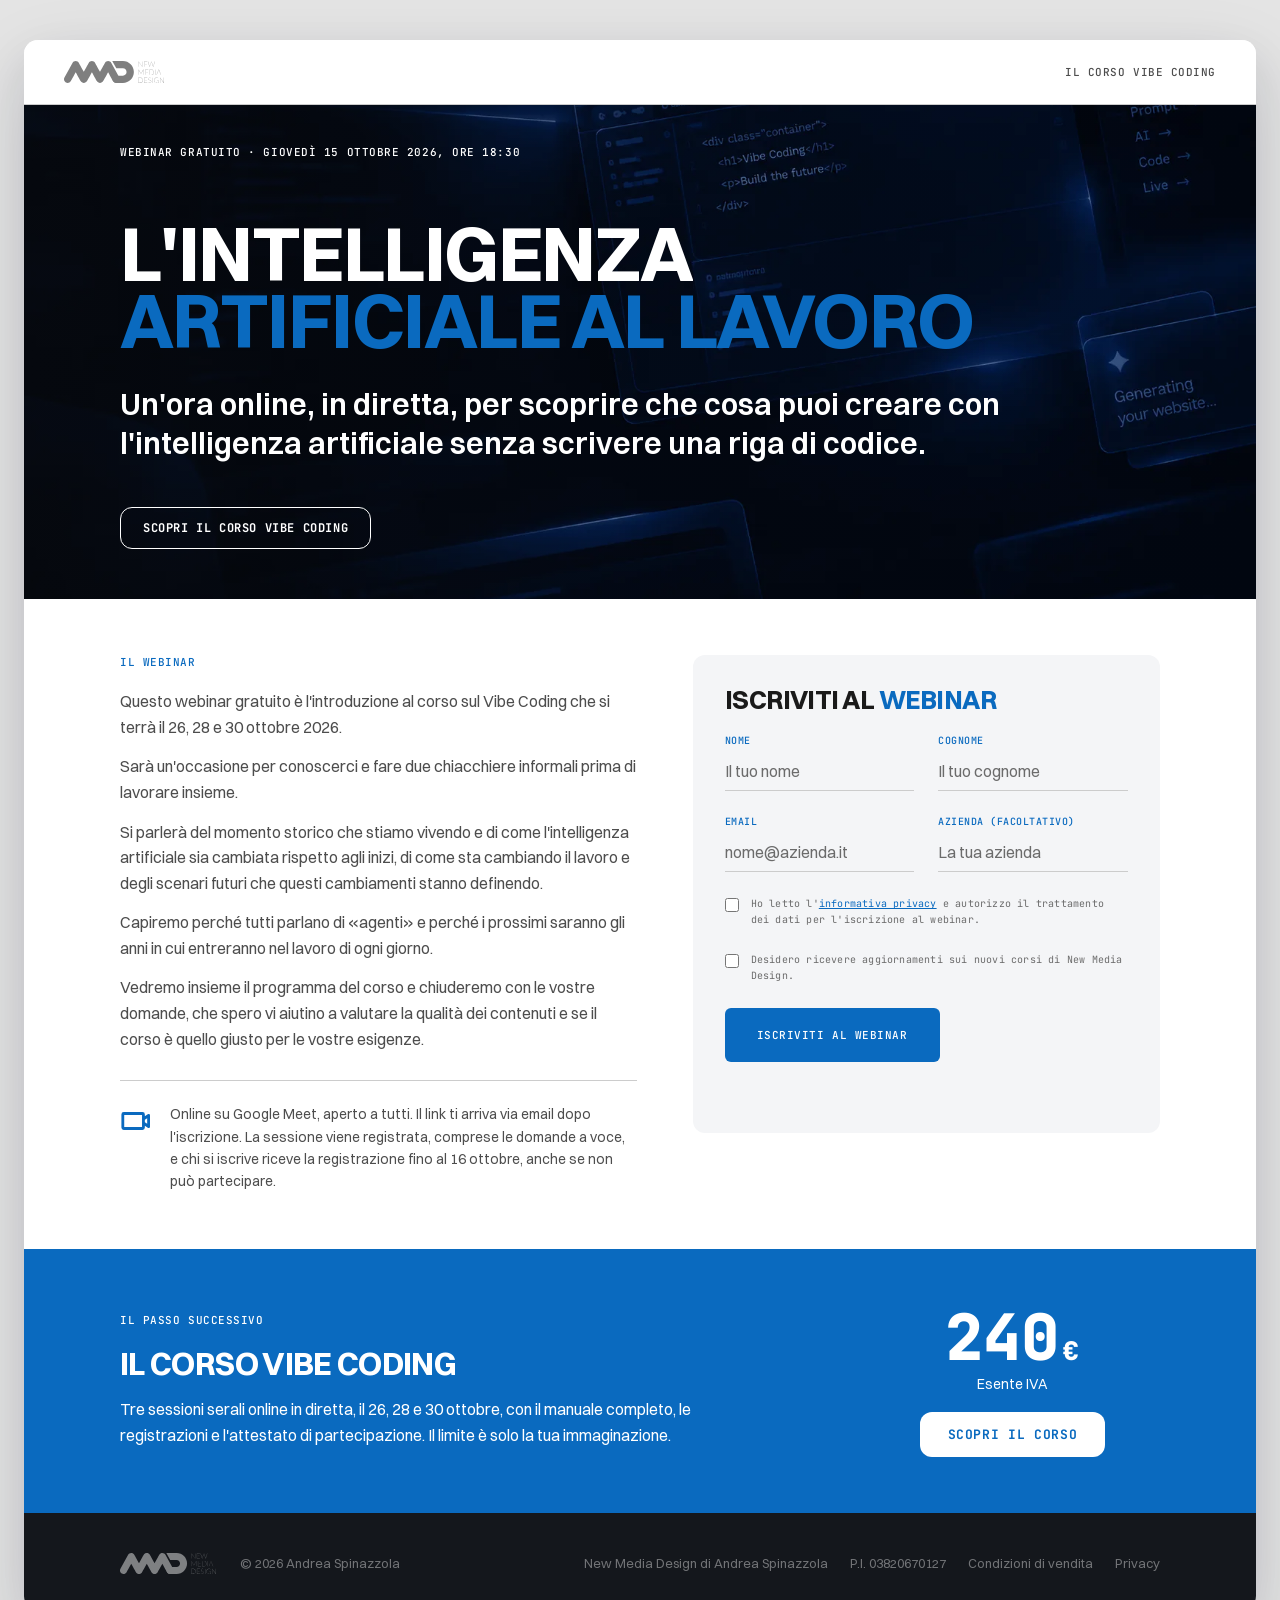
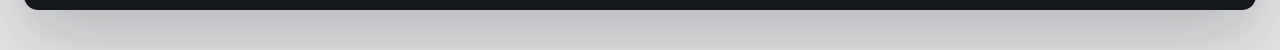
<file: webinar/index.html>
<!doctype html>
<html lang="it">
<head>
  <meta charset="utf-8">
  <meta name="viewport" content="width=device-width, initial-scale=1">
  <title>Webinar gratuito, l'intelligenza artificiale al lavoro · NMD Formazione</title>
  
  <link rel="icon" href="../assets/img/favicon.svg" type="image/svg+xml"><link rel="icon" href="../assets/img/favicon-32.png" sizes="32x32"><link rel="apple-touch-icon" href="../assets/img/apple-touch-icon.png">
  <script>document.documentElement.classList.add('js');</script>
  <link rel="stylesheet" href="../assets/css/v3.css?v=ad8b8d13">
  <meta name="description" content="Webinar gratuito giovedì 15 ottobre 2026 alle 18:30. Un&#x27;ora aperta a tutti, introduzione al corso Vibe Coding, per conoscerci e parlare di intelligenza artificiale, agenti e scenari futuri.">
  <link rel="canonical" href="https://nmd-formazione.it/webinar/">
  <meta property="og:type" content="website">
  <meta property="og:locale" content="it_IT">
  <meta property="og:site_name" content="NMD Formazione">
  <meta property="og:title" content="Webinar gratuito, l&#x27;intelligenza artificiale al lavoro">
  <meta property="og:description" content="Webinar gratuito giovedì 15 ottobre 2026 alle 18:30. Un&#x27;ora aperta a tutti, introduzione al corso Vibe Coding, per conoscerci e parlare di intelligenza artificiale, agenti e scenari futuri.">
  <meta property="og:url" content="https://nmd-formazione.it/webinar/">
  <meta property="og:image" content="https://nmd-formazione.it/assets/img/og-webinar.jpg">
  <meta property="og:image:width" content="1200">
  <meta property="og:image:height" content="630">
  <meta name="twitter:card" content="summary_large_image">
  <meta name="twitter:title" content="Webinar gratuito, l&#x27;intelligenza artificiale al lavoro">
  <meta name="twitter:description" content="Webinar gratuito giovedì 15 ottobre 2026 alle 18:30. Un&#x27;ora aperta a tutti, introduzione al corso Vibe Coding, per conoscerci e parlare di intelligenza artificiale, agenti e scenari futuri.">
  <meta name="twitter:image" content="https://nmd-formazione.it/assets/img/og-webinar.jpg">
  <script type="application/ld+json">{"@context": "https://schema.org", "@type": "Event", "name": "Webinar gratuito, l'intelligenza artificiale al lavoro", "description": "Webinar gratuito giovedì 15 ottobre 2026 alle 18:30. Un'ora aperta a tutti, introduzione al corso Vibe Coding, per conoscerci e parlare di intelligenza artificiale, agenti e scenari futuri.", "startDate": "2026-10-15T18:30:00+02:00", "endDate": "2026-10-15T19:30:00+02:00", "eventStatus": "https://schema.org/EventScheduled", "eventAttendanceMode": "https://schema.org/OnlineEventAttendanceMode", "location": {"@type": "VirtualLocation", "url": "https://nmd-formazione.it/webinar/"}, "organizer": {"@type": "Organization", "name": "New Media Design di Andrea Spinazzola", "url": "https://new-media-design.it"}, "performer": {"@type": "Person", "name": "Andrea Spinazzola"}, "offers": {"@type": "Offer", "price": "0", "priceCurrency": "EUR", "availability": "https://schema.org/InStock", "url": "https://nmd-formazione.it/webinar/"}, "image": "https://nmd-formazione.it/assets/img/og-webinar.jpg", "inLanguage": "it"}</script>
</head>
<body class="frame">
<a class="skip-link" href="#top">Vai al contenuto</a>
<div class="sheet">

<div class="bar">
  <div class="wrap bar-in">
    <a href="../" class="bar-logo-link" aria-label="NMD · New Media Design"><img src="../assets/ds/assets/logo/nmd-black.svg" alt="New Media Design" class="bar-logo" width="291" height="63"></a>
    <nav class="bar-nav" aria-label="Navigazione"><a href="../vibe-coding/">Il corso Vibe Coding</a></nav>
  </div>
</div>

<main id="top">
<header class="band band--dark hero page-hero">
  <div class="hero-glow" aria-hidden="true"></div>
  <div class="wrap hero-grid">
    <div class="hero-main">
      <p class="section-label hero-in" style="--d:0ms">Webinar gratuito · giovedì 15 ottobre 2026, ore 18:30</p>
      <h1 class="hero-title"><span class="line"><span class="line-in" style="--d:80ms">L'intelligenza</span></span> <span class="line"><em class="line-in" style="--d:200ms">artificiale al lavoro</em></span></h1>
      <p class="hero-sub hero-in" style="--d:300ms">Un'ora online, in diretta, per scoprire che cosa puoi creare con l'intelligenza artificiale senza scrivere una riga di codice.</p>
      <p class="wb-hero-link hero-in" style="--d:450ms"><a href="../vibe-coding/">Scopri il corso Vibe Coding</a></p>
    </div>
  </div>
</header>
<section class="band wb-band">
  <div class="wrap wb-grid">
    <div class="wb-left">
      <p class="section-label">Il webinar</p>
      <div class="wb-text">
        <p>Questo webinar gratuito è l'introduzione al corso sul Vibe Coding che si terrà il 26, 28 e 30 ottobre 2026.</p>
        <p>Sarà un'occasione per conoscerci e fare due chiacchiere informali prima di lavorare insieme.</p>
        <p>Si parlerà del momento storico che stiamo vivendo e di come l'intelligenza artificiale sia cambiata rispetto agli inizi, di come sta cambiando il lavoro e degli scenari futuri che questi cambiamenti stanno definendo.</p>
        <p>Capiremo perché tutti parlano di «agenti» e perché i prossimi saranno gli anni in cui entreranno nel lavoro di ogni giorno.</p>
        <p>Vedremo insieme il programma del corso e chiuderemo con le vostre domande, che spero vi aiutino a valutare la qualità dei contenuti e se il corso è quello giusto per le vostre esigenze.</p>
      </div>
      <div class="wb-note"><span class="wb-note-ic" aria-hidden="true"><svg xmlns="http://www.w3.org/2000/svg" viewBox="0 0 256 256" fill="currentColor"><path d="M249.45,69.31a12,12,0,0,0-12.51,1L212,88.43V72a20,20,0,0,0-20-20H32A20,20,0,0,0,12,72V184a20,20,0,0,0,20,20H192a20,20,0,0,0,20-20V167.57l24.94,18.14A12,12,0,0,0,256,176V80A12,12,0,0,0,249.45,69.31ZM188,180H36V76H188Zm44-27.57-20-14.54V118.11l20-14.54Z"/></svg></span><p>Online su Google Meet, aperto a tutti. Il link ti arriva via email dopo l'iscrizione. La sessione viene registrata, comprese le domande a voce, e chi si iscrive riceve la registrazione fino al 16 ottobre, anche se non può partecipare.</p></div>
    </div>
    <div class="wb-card" id="iscrizione">
      <h2 class="wb-card-title">Iscriviti al <em>webinar</em></h2>
      <form class="co-form" id="wb-form" action="https://formspree.io/f/xdekradz" method="POST">
        <input type="hidden" name="corso" value="Webinar gratuito, 15 ottobre 2026">
        <input type="hidden" name="motivo" value="Iscrizione al webinar del 15 ottobre">
        <input type="hidden" name="_subject" value="Iscrizione webinar 15 ottobre">
        <div class="co-row">
          <div class="co-field"><label class="co-label" for="wb-nome">Nome</label><input class="co-input" id="wb-nome" name="nome" autocomplete="given-name" placeholder="Il tuo nome" required></div>
          <div class="co-field"><label class="co-label" for="wb-cognome">Cognome</label><input class="co-input" id="wb-cognome" name="cognome" autocomplete="family-name" placeholder="Il tuo cognome" required></div>
        </div>
        <div class="co-row">
          <div class="co-field"><label class="co-label" for="wb-email">Email</label><input class="co-input" type="email" id="wb-email" name="email" autocomplete="email" placeholder="nome@azienda.it" required></div>
          <div class="co-field"><label class="co-label" for="wb-azienda">Azienda (facoltativo)</label><input class="co-input" id="wb-azienda" name="azienda" autocomplete="organization" placeholder="La tua azienda"></div>
        </div>
        <div class="co-check"><input type="checkbox" id="wb-privacy" name="consenso_privacy" value="sì" required><label for="wb-privacy">Ho letto l'<a href="../privacy.html">informativa privacy</a> e autorizzo il trattamento dei dati per l'iscrizione al webinar.</label></div>
        <div class="co-check"><input type="checkbox" id="wb-news" name="consenso_aggiornamenti" value="sì"><label for="wb-news">Desidero ricevere aggiornamenti sui nuovi corsi di New Media Design.</label></div>
        <button class="cta-btn" type="submit"><span class="label">Iscriviti al webinar</span></button>
        <p class="co-status" id="wb-status" role="status" aria-live="polite"></p>
      </form>
      <div class="co-success" id="wb-success">Grazie, sei iscritto.<br><em>Ti scrivo il link a Google Meet prima dell'inizio.</em><br><a href="webinar-15-ottobre-2026.ics" download>Aggiungi al calendario</a></div>
    </div>
  </div>
</section>

<section class="band band--blue wb-course">
  <div class="wrap wb-course-in">
    <div>
      <p class="section-label">Il passo successivo</p>
      <h2 class="headline">Il corso <em>Vibe Coding</em></h2>
      <p class="wb-course-text">Tre sessioni serali online in diretta, il 26, 28 e 30 ottobre, con il manuale completo, le registrazioni e l'attestato di partecipazione. Il limite è solo la tua immaginazione.</p>
    </div>
    <div class="wb-course-side">
      <p class="wb-price" data-show="early" data-early-until="2026-10-18">199<span>€</span></p>
      <p class="wb-price-sub" data-show="early" data-early-until="2026-10-18">early bird fino al 18 ottobre, poi 240 €</p>
      <p class="wb-price" data-show="full" data-early-until="2026-10-18" hidden>240<span>€</span></p>
      <p class="wb-price-sub" data-show="full" data-early-until="2026-10-18" hidden>Esente IVA</p>
      <a class="wb-course-btn" href="../vibe-coding/">Scopri il corso</a>
    </div>
  </div>
</section>
<script src="../assets/js/site.js?v=d64c2c45"></script>
<script>
(function () {
  var form = document.getElementById('wb-form'), ok = document.getElementById('wb-success'), st = document.getElementById('wb-status');
  var label = form.querySelector('.label');
  form.addEventListener('submit', function (e) {
    e.preventDefault(); st.textContent = ''; label.textContent = 'Invio in corso…';
    fetch(form.action, { method: 'POST', body: new FormData(form), headers: { Accept: 'application/json' } })
      .then(function (r) { if (!r.ok) throw new Error(r.status); form.classList.add('hidden'); ok.classList.add('visible'); })
      .catch(function () { label.textContent = 'Iscriviti al webinar'; st.textContent = 'Invio non riuscito. Riprova tra poco, oppure scrivimi via email.'; });
  });
})();
</script>
</main>

<footer class="band band--dark close close--slim">
  <div class="wrap">
    <div class="f3-bottom f3-bottom--solo">
      <div class="f3-left">
        <a href="https://new-media-design.it" aria-label="NMD · New Media Design"><img src="../assets/ds/assets/logo/nmd-white.svg" alt="NMD · New Media Design" class="f3-logo" width="291" height="63"></a>
        <span class="f3-copy">© 2026 Andrea Spinazzola</span>
      </div>
      <p class="f3-legal">New Media Design di Andrea Spinazzola<span>P.I. 03820670127</span><a href="../condizioni.html">Condizioni di vendita</a><a href="../privacy.html">Privacy</a></p>
    </div>
  </div>
</footer>

<button class="scroll-cue" type="button" aria-label="Scorri verso il basso" hidden><svg viewBox="0 0 24 24" width="20" height="20" fill="none" stroke="currentColor" stroke-width="2.6" stroke-linecap="round" stroke-linejoin="round" aria-hidden="true"><path d="M5 9l7 7 7-7"/></svg></button>
</div>
<script src="../assets/js/v3.js?v=dcec4334"></script>
</body>
</html>
</file>
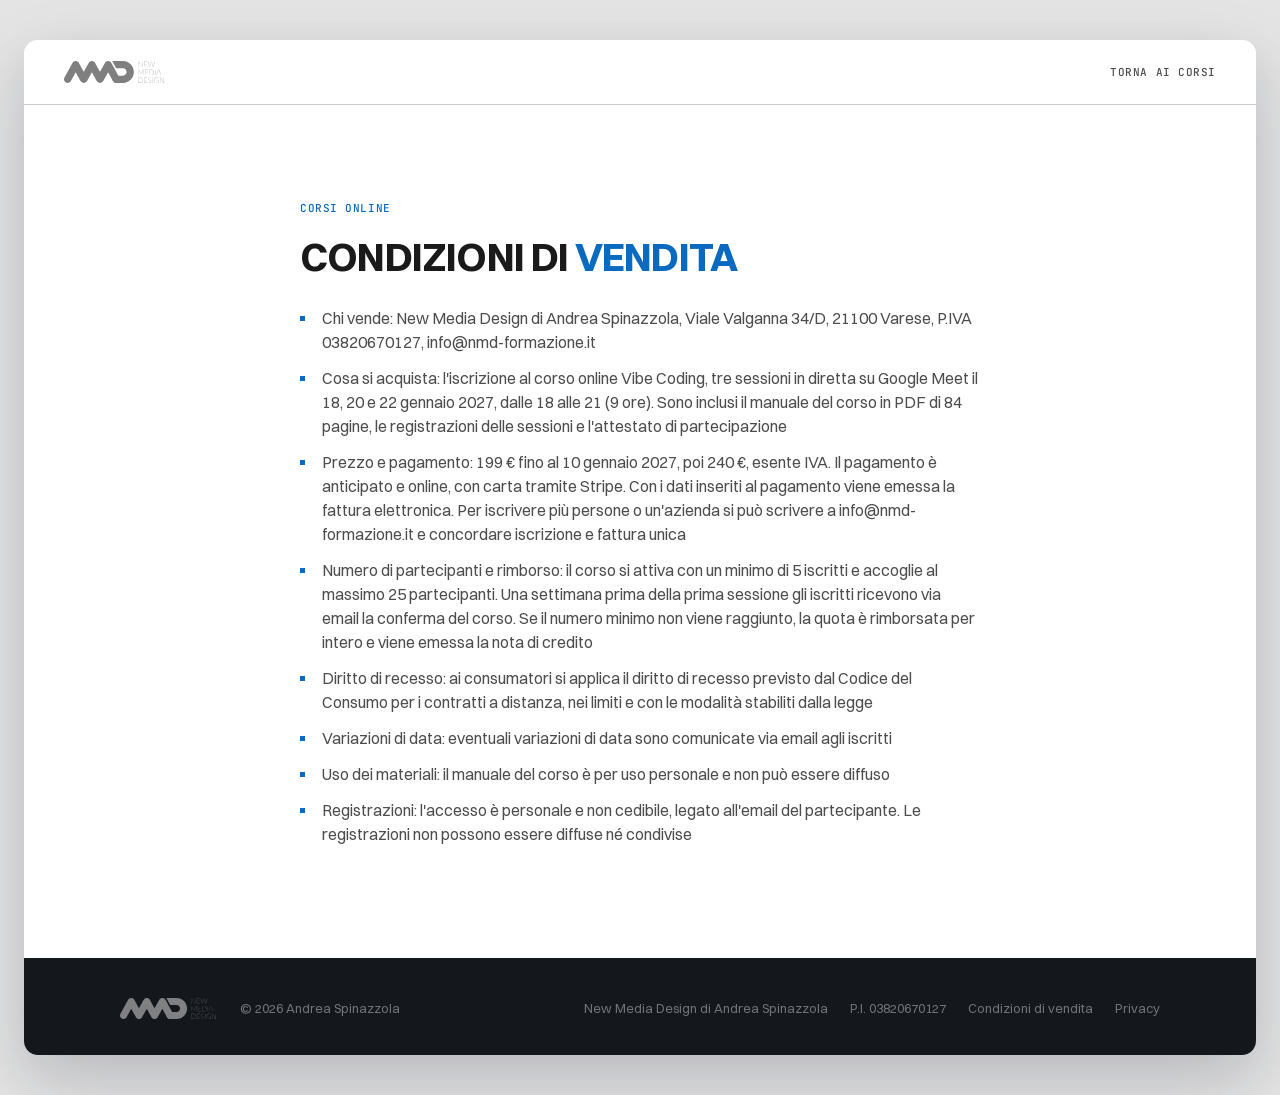
<file: condizioni.html>
<!doctype html>
<html lang="it">
<head>
  <meta charset="utf-8">
  <meta name="viewport" content="width=device-width, initial-scale=1">
  <title>Condizioni di vendita · New Media Design</title>
  
  <link rel="icon" href="assets/img/favicon.svg" type="image/svg+xml"><link rel="icon" href="assets/img/favicon-32.png" sizes="32x32"><link rel="apple-touch-icon" href="assets/img/apple-touch-icon.png">
  <script>document.documentElement.classList.add('js');</script>
  <link rel="stylesheet" href="assets/css/v3.css?v=ad8b8d13">
  <meta name="description" content="Condizioni di vendita dei corsi online di New Media Design.">
  <link rel="canonical" href="https://nmd-formazione.it/condizioni.html">
</head>
<body class="frame">
<a class="skip-link" href="#top">Vai al contenuto</a>
<div class="sheet">

<div class="bar">
  <div class="wrap bar-in">
    <a href="./" class="bar-logo-link" aria-label="NMD · New Media Design"><img src="assets/ds/assets/logo/nmd-black.svg" alt="New Media Design" class="bar-logo" width="291" height="63"></a>
    <nav class="bar-nav" aria-label="Navigazione"><a href="./">Torna ai corsi</a></nav>
  </div>
</div>

<main id="top">
<section class="band legal-band">
  <div class="wrap wrap--read">
    <p class="section-label">Corsi online</p>
    <h1 class="headline">Condizioni di <em>vendita</em></h1>
    
    <ul class="legal-list">
      <li>Chi vende: New Media Design di Andrea Spinazzola, Viale Valganna 34/D, 21100 Varese, P.IVA 03820670127, info@nmd-formazione.it</li>
      <li>Cosa si acquista: l'iscrizione al corso online Vibe Coding, tre sessioni in diretta su Google Meet il 18, 20 e 22 gennaio 2027, dalle 18 alle 21 (9 ore). Sono inclusi il manuale del corso in PDF di 84 pagine, le registrazioni delle sessioni e l'attestato di partecipazione</li>
      <li>Prezzo e pagamento: 199 € fino al 10 gennaio 2027, poi 240 €, esente IVA. Il pagamento è anticipato e online, con carta tramite Stripe. Con i dati inseriti al pagamento viene emessa la fattura elettronica. Per iscrivere più persone o un'azienda si può scrivere a info@nmd-formazione.it e concordare iscrizione e fattura unica</li>
      <li>Numero di partecipanti e rimborso: il corso si attiva con un minimo di 5 iscritti e accoglie al massimo 25 partecipanti. Una settimana prima della prima sessione gli iscritti ricevono via email la conferma del corso. Se il numero minimo non viene raggiunto, la quota è rimborsata per intero e viene emessa la nota di credito</li>
      <li>Diritto di recesso: ai consumatori si applica il diritto di recesso previsto dal Codice del Consumo per i contratti a distanza, nei limiti e con le modalità stabiliti dalla legge</li>
      <li>Variazioni di data: eventuali variazioni di data sono comunicate via email agli iscritti</li>
      <li>Uso dei materiali: il manuale del corso è per uso personale e non può essere diffuso</li>
      <li>Registrazioni: l'accesso è personale e non cedibile, legato all'email del partecipante. Le registrazioni non possono essere diffuse né condivise</li>
    </ul>
  </div>
</section>
</main>

<footer class="band band--dark close close--slim">
  <div class="wrap">
    <div class="f3-bottom f3-bottom--solo">
      <div class="f3-left">
        <a href="https://new-media-design.it" aria-label="NMD · New Media Design"><img src="assets/ds/assets/logo/nmd-white.svg" alt="NMD · New Media Design" class="f3-logo" width="291" height="63"></a>
        <span class="f3-copy">© 2026 Andrea Spinazzola</span>
      </div>
      <p class="f3-legal">New Media Design di Andrea Spinazzola<span>P.I. 03820670127</span><a href="condizioni.html">Condizioni di vendita</a><a href="privacy.html">Privacy</a></p>
    </div>
  </div>
</footer>

<button class="scroll-cue" type="button" aria-label="Scorri verso il basso" hidden><svg viewBox="0 0 24 24" width="20" height="20" fill="none" stroke="currentColor" stroke-width="2.6" stroke-linecap="round" stroke-linejoin="round" aria-hidden="true"><path d="M5 9l7 7 7-7"/></svg></button>
</div>
<script src="assets/js/v3.js?v=dcec4334"></script>
</body>
</html>
</file>
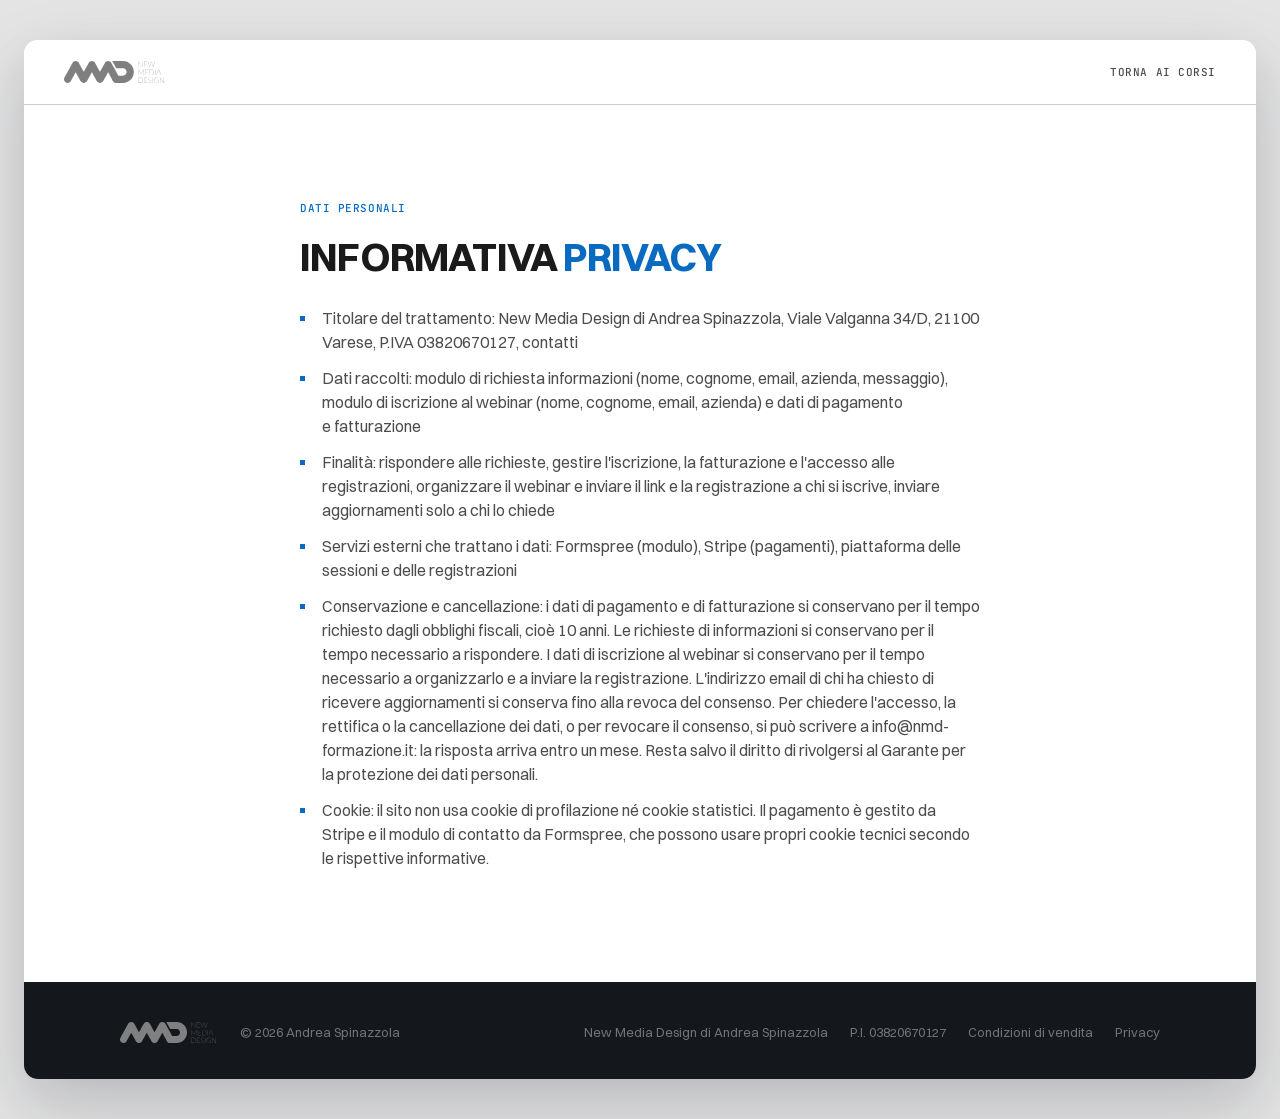
<file: privacy.html>
<!doctype html>
<html lang="it">
<head>
  <meta charset="utf-8">
  <meta name="viewport" content="width=device-width, initial-scale=1">
  <title>Informativa privacy · New Media Design</title>
  
  <link rel="icon" href="assets/img/favicon.svg" type="image/svg+xml"><link rel="icon" href="assets/img/favicon-32.png" sizes="32x32"><link rel="apple-touch-icon" href="assets/img/apple-touch-icon.png">
  <script>document.documentElement.classList.add('js');</script>
  <link rel="stylesheet" href="assets/css/v3.css?v=ad8b8d13">
  <meta name="description" content="Informativa sulla privacy dei corsi online di New Media Design.">
  <link rel="canonical" href="https://nmd-formazione.it/privacy.html">
</head>
<body class="frame">
<a class="skip-link" href="#top">Vai al contenuto</a>
<div class="sheet">

<div class="bar">
  <div class="wrap bar-in">
    <a href="./" class="bar-logo-link" aria-label="NMD · New Media Design"><img src="assets/ds/assets/logo/nmd-black.svg" alt="New Media Design" class="bar-logo" width="291" height="63"></a>
    <nav class="bar-nav" aria-label="Navigazione"><a href="./">Torna ai corsi</a></nav>
  </div>
</div>

<main id="top">
<section class="band legal-band">
  <div class="wrap wrap--read">
    <p class="section-label">Dati personali</p>
    <h1 class="headline">Informativa <em>privacy</em></h1>
    
    <ul class="legal-list">
      <li>Titolare del trattamento: New Media Design di Andrea Spinazzola, Viale Valganna 34/D, 21100 Varese, P.IVA 03820670127, contatti</li>
      <li>Dati raccolti: modulo di richiesta informazioni (nome, cognome, email, azienda, messaggio), modulo di iscrizione al webinar (nome, cognome, email, azienda) e dati di pagamento e fatturazione</li>
      <li>Finalità: rispondere alle richieste, gestire l'iscrizione, la fatturazione e l'accesso alle registrazioni, organizzare il webinar e inviare il link e la registrazione a chi si iscrive, inviare aggiornamenti solo a chi lo chiede</li>
      <li>Servizi esterni che trattano i dati: Formspree (modulo), Stripe (pagamenti), piattaforma delle sessioni e delle registrazioni</li>
      <li>Conservazione e cancellazione: i dati di pagamento e di fatturazione si conservano per il tempo richiesto dagli obblighi fiscali, cioè 10 anni. Le richieste di informazioni si conservano per il tempo necessario a rispondere. I dati di iscrizione al webinar si conservano per il tempo necessario a organizzarlo e a inviare la registrazione. L'indirizzo email di chi ha chiesto di ricevere aggiornamenti si conserva fino alla revoca del consenso. Per chiedere l'accesso, la rettifica o la cancellazione dei dati, o per revocare il consenso, si può scrivere a info@nmd-formazione.it: la risposta arriva entro un mese. Resta salvo il diritto di rivolgersi al Garante per la protezione dei dati personali.</li>
      <li>Cookie: il sito non usa cookie di profilazione né cookie statistici. Il pagamento è gestito da Stripe e il modulo di contatto da Formspree, che possono usare propri cookie tecnici secondo le rispettive informative.</li>
    </ul>
  </div>
</section>
</main>

<footer class="band band--dark close close--slim">
  <div class="wrap">
    <div class="f3-bottom f3-bottom--solo">
      <div class="f3-left">
        <a href="https://new-media-design.it" aria-label="NMD · New Media Design"><img src="assets/ds/assets/logo/nmd-white.svg" alt="NMD · New Media Design" class="f3-logo" width="291" height="63"></a>
        <span class="f3-copy">© 2026 Andrea Spinazzola</span>
      </div>
      <p class="f3-legal">New Media Design di Andrea Spinazzola<span>P.I. 03820670127</span><a href="condizioni.html">Condizioni di vendita</a><a href="privacy.html">Privacy</a></p>
    </div>
  </div>
</footer>

<button class="scroll-cue" type="button" aria-label="Scorri verso il basso" hidden><svg viewBox="0 0 24 24" width="20" height="20" fill="none" stroke="currentColor" stroke-width="2.6" stroke-linecap="round" stroke-linejoin="round" aria-hidden="true"><path d="M5 9l7 7 7-7"/></svg></button>
</div>
<script src="assets/js/v3.js?v=dcec4334"></script>
</body>
</html>
</file>
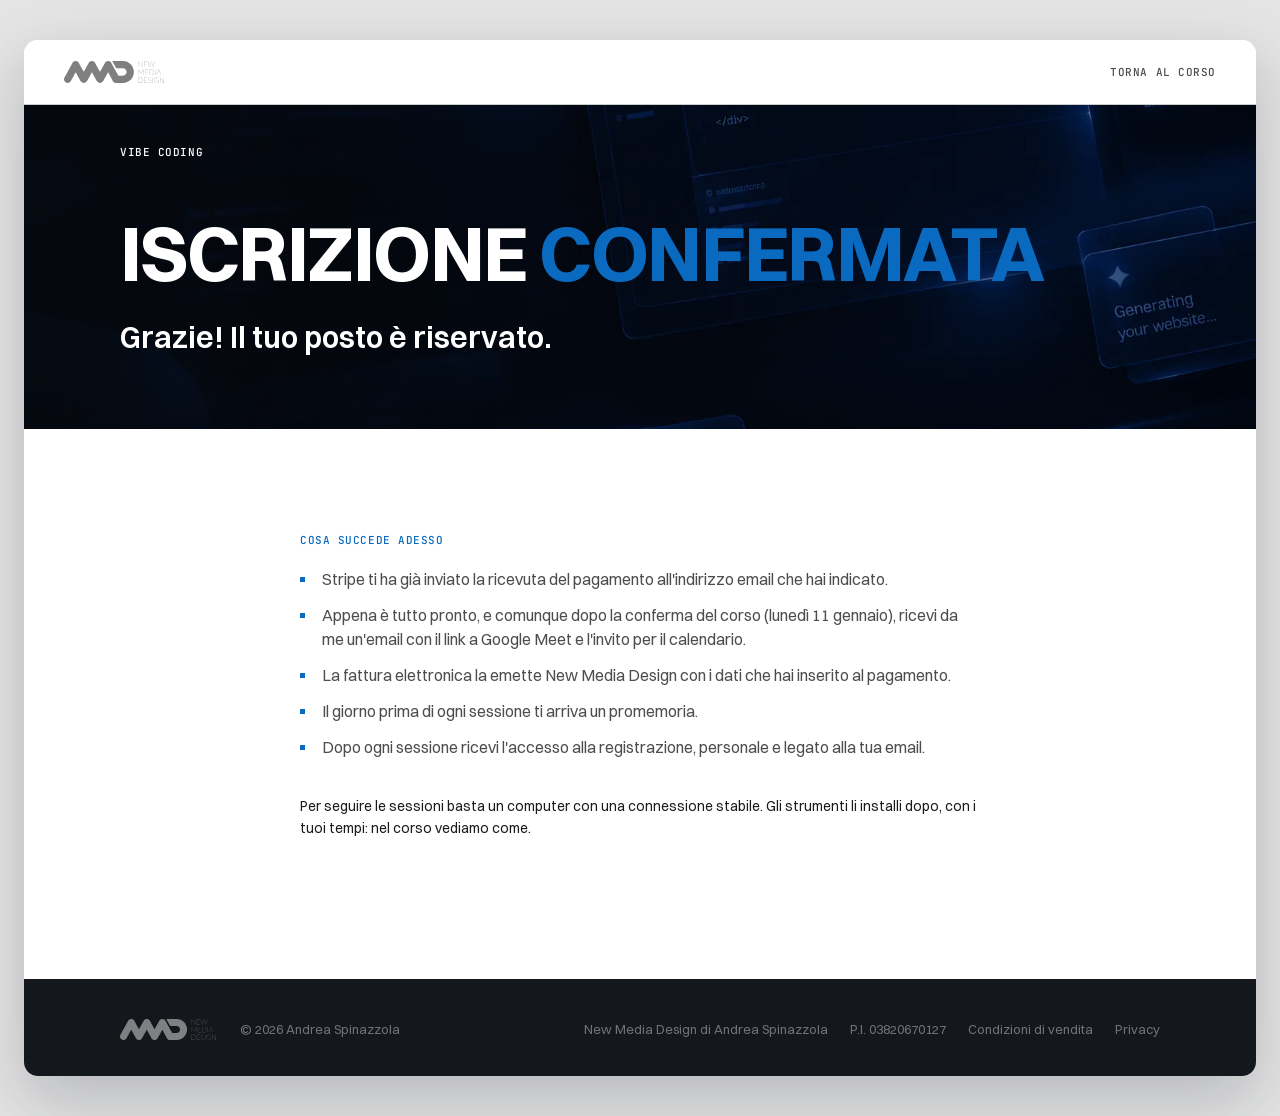
<file: vibe-coding/grazie.html>
<!doctype html>
<html lang="it">
<head>
  <meta charset="utf-8">
  <meta name="viewport" content="width=device-width, initial-scale=1">
  <title>Iscrizione confermata · Vibe Coding</title>
  <meta name="robots" content="noindex">
  <link rel="icon" href="../assets/img/favicon.svg" type="image/svg+xml"><link rel="icon" href="../assets/img/favicon-32.png" sizes="32x32"><link rel="apple-touch-icon" href="../assets/img/apple-touch-icon.png">
  <script>document.documentElement.classList.add('js');</script>
  <link rel="stylesheet" href="../assets/css/v3.css?v=ad8b8d13">
  <meta name="description" content="Iscrizione confermata al corso Vibe Coding.">
  <link rel="canonical" href="https://nmd-formazione.it/vibe-coding/grazie.html">
</head>
<body class="frame">
<a class="skip-link" href="#top">Vai al contenuto</a>
<div class="sheet">

<div class="bar">
  <div class="wrap bar-in">
    <a href="../" class="bar-logo-link" aria-label="NMD · New Media Design"><img src="../assets/ds/assets/logo/nmd-black.svg" alt="New Media Design" class="bar-logo" width="291" height="63"></a>
    <nav class="bar-nav" aria-label="Navigazione"><a href="./">Torna al corso</a></nav>
  </div>
</div>

<main id="top">
<header class="band band--dark hero page-hero">
  <div class="hero-glow" aria-hidden="true"></div>
  <div class="wrap hero-grid">
    <div class="hero-main">
      <p class="section-label hero-in" style="--d:0ms">Vibe Coding</p>
      <h1 class="hero-title"><span class="line"><span class="line-in" style="--d:80ms">Iscrizione</span></span> <span class="line"><em class="line-in" style="--d:200ms">confermata</em></span></h1>
      <p class="hero-sub hero-in" style="--d:300ms">Grazie! Il tuo posto è riservato.</p>
    </div>
  </div>
</header>
<section class="band">
  <div class="wrap wrap--read">
    <p class="section-label">Cosa succede adesso</p>
    <ul class="legal-list">
      <li>Stripe ti ha già inviato la ricevuta del pagamento all'indirizzo email che hai indicato.</li>
      <li>Appena è tutto pronto, e comunque dopo la conferma del corso (lunedì 11 gennaio), ricevi da me un'email con il link a Google Meet e l'invito per il calendario.</li>
      <li>La fattura elettronica la emette New Media Design con i dati che hai inserito al pagamento.</li>
      <li>Il giorno prima di ogni sessione ti arriva un promemoria.</li>
      <li>Dopo ogni sessione ricevi l'accesso alla registrazione, personale e legato alla tua email.</li>
    </ul>
    <p class="legal-note" style="margin-top:36px">Per seguire le sessioni basta un computer con una connessione stabile. Gli strumenti li installi dopo, con i tuoi tempi: nel corso vediamo come.</p>
  </div>
</section>
</main>

<footer class="band band--dark close close--slim">
  <div class="wrap">
    <div class="f3-bottom f3-bottom--solo">
      <div class="f3-left">
        <a href="https://new-media-design.it" aria-label="NMD · New Media Design"><img src="../assets/ds/assets/logo/nmd-white.svg" alt="NMD · New Media Design" class="f3-logo" width="291" height="63"></a>
        <span class="f3-copy">© 2026 Andrea Spinazzola</span>
      </div>
      <p class="f3-legal">New Media Design di Andrea Spinazzola<span>P.I. 03820670127</span><a href="../condizioni.html">Condizioni di vendita</a><a href="../privacy.html">Privacy</a></p>
    </div>
  </div>
</footer>

<button class="scroll-cue" type="button" aria-label="Scorri verso il basso" hidden><svg viewBox="0 0 24 24" width="20" height="20" fill="none" stroke="currentColor" stroke-width="2.6" stroke-linecap="round" stroke-linejoin="round" aria-hidden="true"><path d="M5 9l7 7 7-7"/></svg></button>
</div>
<script src="../assets/js/v3.js?v=dcec4334"></script>
</body>
</html>
</file>
<file: assets/css/v3.css>
/* ═══════════════════════════════════════════════════════════
   BOZZA v3 — pagina corso a fasce a contrasto, con icone,
   schede ombreggiate (niente linguetta colorata), micro-animazioni
   e cornice arrotondata con ombra (attivabile / disattivabile).
   Base: stile della pagina attuale (web/assets/css/style.css).
   Tipografia: Switzer, titoli in Bold (700), mai Extra Bold.
   Icone: Phosphor Icons, versione Light (licenza MIT).
   ═══════════════════════════════════════════════════════════ */

@import url("style.css?v=e3cd198c");

:root {
  --band-dark: #14171C;
  --on-dark: rgba(255, 255, 255, 0.82);
  --shadow-card: 0 1px 2px rgba(20, 30, 50, 0.05), 0 10px 28px -6px rgba(20, 40, 80, 0.16);
  --shadow-card-hover: 0 2px 4px rgba(20, 30, 50, 0.06), 0 22px 44px -10px rgba(20, 40, 80, 0.28);
  --ease-out: cubic-bezier(0.22, 0.8, 0.24, 1);
}

html { scroll-padding-top: 72px; }
body { padding: 0; background: var(--surface); }
body.frame { background: var(--nmd-grey-200); padding: 40px 24px; }

/* ── Cornice: foglio arrotondato con ombra (si può togliere) ── */
.sheet { background: var(--surface); position: relative; }
.frame .sheet {
  max-width: 1280px; margin: 0 auto;
  border-radius: 14px; box-shadow: var(--shadow-panel), 0 30px 80px rgba(20, 30, 50, 0.14);
  overflow: clip;
}

.reveal-on .header, .reveal-on .section { opacity: 1; transform: none; }
.wrap { max-width: 1120px; margin: 0 auto; padding: 0 40px; }
.wrap--narrow { max-width: 860px; }
.center { text-align: center; }

/* ── Tipografia: Bold per i titoli (come la pagina attuale) ── */
.headline, .hero-title, .price, .stat b, .proof-item b, .acc-n, .tile p, .panel-title,
.stepsx h3, .guarantee h3, .groupbox h3, .today-item h3 {
  font-weight: 700;
}
.headline { font-size: 40px; margin-bottom: 40px; letter-spacing: var(--tracking-title); }
.lead { font-size: 21px !important; line-height: 1.55 !important; color: var(--nmd-black-900) !important; }

/* ── Icone ── */
.ic { display: inline-flex; flex-shrink: 0; width: 1em; height: 1em; }
.ic svg { width: 100%; height: 100%; display: block; fill: currentColor; }

/* ── Fasce ── */
.band { padding: 104px 0; background: var(--surface); }
.band--tight { padding: 64px 0; }
.band--grey { background: var(--nmd-grey-100); }
.band--dark { background: var(--band-dark); color: var(--on-dark); }
.band--blue { background: var(--nmd-blue); color: var(--nmd-white); }
.band--dark .section-label { color: var(--nmd-white); }
.band--blue .section-label { color: rgba(255, 255, 255, 0.78); }
.band--dark .headline { color: var(--nmd-white); }
.band--dark .headline em { color: var(--nmd-white); }

/* ── Barra: logo grigio 50% + menu ── */
.bar {
  position: sticky; top: 0; z-index: 60;
  background: rgba(255, 255, 255, 0.94); backdrop-filter: blur(10px);
  border-bottom: 1px solid var(--border);
}
.bar-in { display: flex; align-items: center; justify-content: space-between; height: 64px; }
.bar-logo { height: 22px; width: auto; opacity: 0.5; transition: opacity 0.25s ease; }
.bar-logo-link:hover .bar-logo { opacity: 0.8; }
.bar-nav { display: flex; gap: 28px; }
.bar-nav a {
  position: relative; padding: 6px 0;
  font-family: var(--font-mono); font-size: 11px; font-weight: 500;
  letter-spacing: var(--tracking-mono-label); text-transform: uppercase;
  color: var(--nmd-grey-700); text-decoration: none; transition: color 0.2s ease;
}
.bar-nav a::after {
  content: ""; position: absolute; left: 0; right: 0; bottom: 0; height: 2px; background: var(--accent);
  transform: scaleX(0); transform-origin: left; transition: transform 0.3s var(--ease-out);
}
.bar-nav a:hover, .bar-nav a[aria-current="true"] { color: var(--accent); }
.bar-nav a:hover::after, .bar-nav a[aria-current="true"]::after { transform: scaleX(1); }

.progress {
  position: sticky; top: 0; z-index: 70; height: 3px; width: 100%;
  background: var(--accent);
  transform-origin: left; transform: scaleX(var(--p, 0)); margin-bottom: -3px;
}

/* ── Hero ── */
.hero { padding: 40px 0 50px; position: relative; overflow: hidden; }
/* Sfondo illustrato: web/assets/img/hero_bg_02.png. Un velo scuro a sinistra
   tiene leggibile il testo; se il file manca resta il nero di prima. */
.hero {
  background-color: var(--band-dark);
  background-image:
    linear-gradient(90deg, rgba(10, 12, 16, 0.5) 0%, rgba(10, 12, 16, 0.14) 50%, rgba(10, 12, 16, 0) 100%),
    url("../img/hero_bg_02.webp");
  background-size: cover; background-position: center right; background-repeat: no-repeat;
}
.hero-glow { opacity: 0.35; mix-blend-mode: screen; }
.hero-glow {
  position: absolute; width: 760px; height: 760px; left: -160px; top: -240px;
  background: none;
  animation: drift 22s ease-in-out infinite alternate; pointer-events: none;
}
@keyframes drift { to { transform: translate(260px, 120px) scale(1.15); } }
.hero-grid { position: relative; display: grid; grid-template-columns: 1fr 360px; gap: 72px; align-items: center; }
.hero-title {
  font-family: var(--font-display); font-weight: 700; text-transform: uppercase;
  font-size: clamp(36px, 6vw, 80px); line-height: 0.8; letter-spacing: var(--tracking-title);
  color: var(--nmd-white); margin: 4px 0 32px;
}
.hero-title em { font-style: normal; color: var(--nmd-white); }
.hero-title .line { display: inline-block; vertical-align: top; overflow: hidden; padding: 0.06em 0 0.02em; }
.hero-title .line-in { display: inline-block; }
.hero-sub {
  font-family: var(--font-display); font-weight: 700; font-size: 30px; line-height: 1.2;
  letter-spacing: var(--tracking-title); color: var(--nmd-white); max-width: 760px; margin-bottom: 22px;
}
.hero-sub em { font-style: normal; color: var(--nmd-white); }
.hero-promise { font-size: 17px; line-height: 1.6; color: var(--on-dark); max-width: 560px; }
.hero-promise strong { color: var(--nmd-white); font-weight: 600; }
.hero-who { display: flex; align-items: center; gap: 18px; margin-top: 64px; }
.hero-who img {
  width: 64px; height: 64px; border-radius: 50%; object-fit: cover; filter: grayscale(100%);
  border: 2px solid var(--nmd-white); box-shadow: 0 0 0 4px rgba(255, 255, 255, 0.16), 0 8px 20px rgba(0, 0, 0, 0.5);
  transition: transform 0.4s var(--ease-out), box-shadow 0.4s var(--ease-out), filter 0.4s ease;
}
.hero-who:hover img { transform: scale(1.12) rotate(-3deg); filter: grayscale(0%); box-shadow: 0 0 0 6px rgba(255, 255, 255, 0.28), 0 12px 28px rgba(0, 0, 0, 0.6); }
.hero-who p { font-size: 15px; line-height: 1.5; color: var(--on-dark); max-width: 420px; }
.hero-who strong { color: var(--nmd-white); font-weight: 600; }

/* animazione d'ingresso dell'hero */
.js .hero-in { opacity: 0; transform: translateY(18px); animation: rise 0.8s var(--ease-out) forwards; animation-delay: var(--d, 0ms); }
.js .hero-title .line-in { transform: translateY(110%); animation: slide-up 0.9s var(--ease-out) forwards; animation-delay: var(--d, 0ms); }
@keyframes rise { to { opacity: 1; transform: none; } }
@keyframes slide-up { to { transform: none; } }

/* ── Riquadri prezzo ── */
.price-box {
  background: var(--nmd-white); color: var(--fg);
  border-radius: var(--radius-md); padding: 36px 32px 30px;
  box-shadow: 0 28px 70px rgba(0, 0, 0, 0.4);
}
.price-box .price { font-size: 76px; margin-top: 10px; letter-spacing: var(--tracking-title); }
.price-iva { font-size: 12px; margin-top: 6px; }
.price-box .iconlist { margin: 24px 0 26px; }
.ghost-link {
  display: block; width: 100%; margin-top: 14px; padding: 6px 0; background: none; border: none;
  font-family: var(--font-mono); font-size: 10px; letter-spacing: var(--tracking-mono-label);
  text-transform: uppercase; color: var(--accent); text-align: center; text-decoration: underline;
  text-underline-offset: 4px;
}

/* ── Elenchi con icona ── */
.iconlist { list-style: none; }
.iconlist li { display: flex; gap: 12px; align-items: flex-start; font-size: 15px; line-height: 1.55; color: var(--fg); }
.iconlist li + li { margin-top: 12px; }
.iconlist .ic { font-size: 22px; margin-top: 1px; color: var(--accent); }

/* ── Numeri (blu pieno) ── */
.stats { padding: 64px 0; }
.stats-grid { display: grid; grid-template-columns: repeat(4, 1fr); gap: 24px; }
.stat { text-align: left; }
.stat .ic { font-size: 30px; margin-bottom: 14px; color: rgba(255, 255, 255, 0.85); }
.stat b { display: block; font-family: var(--font-display); font-size: 76px; line-height: 1; letter-spacing: var(--tracking-title); }
.stat span:not(.ic) {
  display: block; margin-top: 12px; max-width: 200px;
  font-family: var(--font-mono); font-size: 11px; letter-spacing: var(--tracking-mono-label);
  text-transform: uppercase; line-height: 1.5; color: rgba(255, 255, 255, 0.88);
}

/* ── Due colonne ── */
.split { display: grid; grid-template-columns: 0.8fr 1.2fr; gap: 72px; align-items: start; }
.split .headline { margin-bottom: 0; }

/* ── Schede nuove: ombra morbida, niente linguetta ── */
.tiles { display: grid; grid-template-columns: repeat(3, 1fr); gap: 24px; }
.tile {
  position: relative; background: var(--surface); border-radius: var(--radius-md);
  padding: 32px 30px 36px; box-shadow: var(--shadow-card);
  transition: transform 0.4s var(--ease-out), box-shadow 0.4s var(--ease-out);
}
.tile:hover { transform: translateY(-6px); box-shadow: var(--shadow-card-hover); }
.tile .ic { font-size: 44px; color: var(--accent); margin-bottom: 26px; transition: transform 0.4s var(--ease-out); }
.tile:hover .ic { transform: scale(1.1) rotate(-4deg); }
.tile-n {
  position: absolute; top: 30px; right: 30px;
  font-family: var(--font-mono); font-size: 11px; color: var(--muted);
}
.tile p { font-size: 19px; line-height: 1.4; color: var(--nmd-black-900); }

/* ── Per chi è ── */
.two-col { display: grid; grid-template-columns: 1fr 1fr; gap: 32px; }
.panel { border-radius: var(--radius-md); padding: 38px 36px; }
.panel--yes { background: var(--surface); box-shadow: var(--shadow-card); }
.panel--no { background: var(--nmd-grey-100); }
.panel-title { font-size: 24px; margin-bottom: 24px; color: var(--nmd-black-900); }
.iconlist--no li { color: var(--muted); }
.iconlist--no .ic { color: var(--nmd-grey-700); }
.note-line { display: flex; gap: 14px; align-items: flex-start; margin-top: 40px; font-family: var(--font-mono); font-size: 12px; line-height: 1.7; color: var(--fg); }
.note-line .ic { font-size: 20px; color: var(--accent); }

/* ── Programma a fisarmonica ── */
.prog { border-top: 1px solid rgba(255, 255, 255, 0.18); }
.acc { border-bottom: 1px solid rgba(255, 255, 255, 0.18); }
.acc summary {
  list-style: none; cursor: pointer;
  display: grid; grid-template-columns: 96px 1fr auto 28px; gap: 24px; align-items: center;
  padding: 28px 0;
}
.acc summary::-webkit-details-marker { display: none; }
.acc-n { font-family: var(--font-display); font-size: 44px; line-height: 1; color: var(--nmd-white); }
.acc-t { font-size: 24px; font-weight: 700; line-height: 1.3; color: var(--nmd-white); transition: color 0.25s ease; }
.acc summary:hover .acc-t { color: var(--nmd-white); }
.acc-c { font-family: var(--font-mono); font-size: 10px; letter-spacing: var(--tracking-mono-label); text-transform: uppercase; color: rgba(255, 255, 255, 0.55); }
.acc .toggle, .faq .toggle { position: relative; width: 18px; height: 18px; }
.acc .toggle::before, .acc .toggle::after, .faq .toggle::before, .faq .toggle::after {
  content: ""; position: absolute; background: var(--nmd-white); transition: transform 0.35s var(--ease-out);
}
.faq .toggle::before, .faq .toggle::after { background: var(--accent); }
.acc .toggle::before, .faq .toggle::before { left: 0; top: 8px; width: 18px; height: 2px; }
.acc .toggle::after, .faq .toggle::after { left: 8px; top: 0; width: 2px; height: 18px; }
.acc[open] .toggle::after, .faq details[open] .toggle::after { transform: scaleY(0); }
.acc-body { overflow: hidden; }
.topics { list-style: none; columns: 3; column-gap: 40px; padding: 0 0 32px 120px; }
.topics li {
  break-inside: avoid; position: relative; padding: 6px 0 6px 18px;
  font-size: 15px; line-height: 1.5; color: var(--on-dark);
}
.topics li::before { content: ""; position: absolute; left: 0; top: 14px; width: 5px; height: 5px; background: var(--nmd-white); }

/* ── Docente ── */
.about { display: grid; grid-template-columns: 340px 1fr; gap: 72px; align-items: start; }
.about-photo { margin: 0; position: sticky; top: 96px; }
.about-photo img { width: 100%; aspect-ratio: 4 / 5; object-fit: cover; border-radius: var(--radius-md); box-shadow: var(--shadow-framed); }
.about .headline { margin-bottom: 20px; }
.today { display: grid; gap: 16px; margin: 36px 0 12px; }
.today-item {
  display: flex; gap: 20px; align-items: flex-start;
  background: var(--surface); border-radius: var(--radius-md); padding: 24px 28px;
  box-shadow: var(--shadow-card); transition: transform 0.4s var(--ease-out), box-shadow 0.4s var(--ease-out);
}
.today-item:hover { transform: translateX(6px); box-shadow: var(--shadow-card-hover); }
.today-item .ic { font-size: 38px; color: var(--accent); margin-top: 2px; }
.today-item h3 { font-size: 19px; color: var(--nmd-black-900); margin-bottom: 4px; }
.today-item p { font-size: 15px; line-height: 1.55; color: var(--fg); }
.shots { margin: 14px 0 0; font-size: 13px; }
.proof-label { margin: 56px 0 18px; }
.proof { display: grid; grid-template-columns: 1fr 1fr; gap: 28px 32px; }
.proof-item b { display: block; font-family: var(--font-display); font-size: 56px; line-height: 1; color: var(--nmd-black-900); letter-spacing: var(--tracking-title); }
.proof-item span { display: block; margin-top: 8px; font-size: 14px; line-height: 1.5; color: var(--fg); max-width: 280px; }
.about-list { margin-top: 32px; }
.about-list li { font-size: 15px; }
.about .certifications { margin-top: 28px; }

.band--tight .section-label { margin-bottom: 28px; }

/* ── Iscrizione ── */
.enroll { display: grid; grid-template-columns: 1fr 360px; gap: 64px; align-items: start; }
.stepsx { list-style: none; counter-reset: st; display: grid; gap: 4px; }
.stepsx li {
  counter-increment: st; display: flex; gap: 22px; align-items: flex-start;
  padding: 20px 0; border-bottom: 1px solid var(--border);
}
.stepsx .ic { font-size: 36px; color: var(--accent); margin-top: 2px; }
.stepsx h3 { font-size: 20px; color: var(--nmd-black-900); margin-bottom: 4px; }
.stepsx p { font-size: 16px; line-height: 1.55; color: var(--fg); }

.guarantee {
  display: flex; gap: 24px; align-items: flex-start; margin-top: 36px;
  background: var(--nmd-black-900); color: var(--on-dark); border-radius: var(--radius-md);
  padding: 32px 34px; box-shadow: var(--shadow-card);
}
.guarantee .ic { font-size: 52px; color: var(--nmd-white); }
.guarantee h3 { font-size: 24px; color: var(--nmd-white); margin-bottom: 8px; }
.guarantee p { font-size: 16px; line-height: 1.6; color: var(--on-dark); }

.groupbox { margin-top: 24px; background: var(--surface); border-radius: var(--radius-md); padding: 32px 34px 34px; box-shadow: var(--shadow-card); }
.groupbox-head { display: flex; gap: 16px; align-items: center; margin-bottom: 12px; }
.groupbox-head .ic { font-size: 40px; color: var(--accent); }
.groupbox h3 { font-size: 24px; color: var(--nmd-black-900); }
.groupbox > p { font-size: 16px; line-height: 1.6; color: var(--fg); max-width: 620px; }
.groupbox-points { list-style: none; display: flex; flex-wrap: wrap; gap: 12px 28px; margin: 22px 0 26px; }
.groupbox-points li { display: flex; gap: 10px; align-items: center; font-weight: 600; font-size: 15px; color: var(--nmd-black-900); }
.groupbox-points .ic { font-size: 24px; color: var(--accent); }

.price-box--blue { background: var(--nmd-blue); color: var(--nmd-white); position: sticky; top: 96px; box-shadow: 0 26px 60px rgba(0, 0, 0, 0.22); }
.price-box--blue .price-label { color: rgba(255, 255, 255, 0.8); }
.price-box--blue .price { color: var(--nmd-white); }
.price-box--blue .price-then { color: rgba(255, 255, 255, 0.78); }
.price-box--blue .iconlist li { color: rgba(255, 255, 255, 0.92); }
.price-box--blue .iconlist .ic { color: var(--nmd-white); }
.price-box--blue .cta-btn { background: var(--nmd-white); color: var(--accent); }
.price-box--blue .cta-btn:hover { background: var(--nmd-grey-100); }
.price-box--blue .price-foot { color: rgba(255, 255, 255, 0.75); }

/* ── FAQ: stessa fisarmonica animata ── */
.faq .a { max-width: none; }
.faq .acc-body { overflow: hidden; }

/* ── Chiusura ── */
.close { padding: 80px 0 40px; }
.close .headline { margin-bottom: 14px; }
.close .cta-block { padding-bottom: 48px; border-bottom: 1px solid rgba(255, 255, 255, 0.18); margin-bottom: 40px; }
.close .cta-sub { color: var(--on-dark); }
.close .cta-btn { background: var(--nmd-blue); color: var(--nmd-white); }
.close .cta-btn:hover { background: var(--accent-hover); }
.close .contact span { color: var(--nmd-white); }
.close .contact a { color: var(--nmd-white); }
.close .foot { display: flex; justify-content: space-between; align-items: flex-end; gap: 40px; margin-top: 56px; }
.close .footer-info p { color: rgba(255, 255, 255, 0.7); }

/* ── Bottoni: freccia che scatta ── */
.cta-btn .arrow { transition: transform 0.3s var(--ease-out); }
.cta-btn:hover .arrow { transform: translate(3px, -3px); }

/* ── Comparsa allo scroll ── */
.js [data-reveal] {
  opacity: 0; transform: translateY(26px);
  transition: opacity 0.8s var(--ease-out), transform 0.8s var(--ease-out);
  transition-delay: var(--d, 0ms);
}
.js [data-reveal].in { opacity: 1; transform: none; }
.js .tile[data-reveal].in:hover, .js .today-item[data-reveal].in:hover { transition-delay: 0ms; }

@media (prefers-reduced-motion: reduce) {
  .js .hero-in, .js .hero-title .line-in { animation: none; opacity: 1; transform: none; }
  .js [data-reveal] { opacity: 1; transform: none; transition: none; }
  .hero-glow { animation: none; }
  .tile, .today-item, .cta-btn .arrow { transition: none; }
}

/* ═══ RESPONSIVE ═══ */
@media (max-width: 1100px) { .bar-nav { gap: 18px; } .topics { columns: 2; } }
@media (max-width: 960px) {
  body.frame { padding: 16px 10px; }
  .wrap { padding: 0 28px; }
  .band { padding: 72px 0; }
  .hero { padding: 32px 0 40px; }
  .hero-grid, .split, .about, .two-col, .enroll { grid-template-columns: 1fr; gap: 40px; }
  .stats-grid { grid-template-columns: 1fr 1fr; row-gap: 36px; }
  .tiles { grid-template-columns: 1fr 1fr; }
  .about-photo { max-width: 300px; position: static; }
  .price-box--blue { position: static; }
  .bar-nav a:not(:last-child):not(:nth-child(4)) { display: none; }
}
@media (max-width: 720px) {
  .wrap { padding: 0 20px; }
  .band { padding: 56px 0; }
  .band--tight { padding: 40px 0; }
  .headline { font-size: 28px; margin-bottom: 28px; }
  .bar-in { height: 56px; }
  .bar-nav a { display: none; }
  .bar-nav a[href="#iscrizione"] { display: inline-block; color: var(--accent); }
  .hero-promise { font-size: 16px; }
  .hero-sub { font-size: 22px; }
  .hero-who { margin-top: 28px; }
  .price-box { padding: 28px 22px 24px; }
  .price-box .price { font-size: 60px; }
  .stat b { font-size: 52px; }
  .tiles { grid-template-columns: 1fr; }
  .acc summary { grid-template-columns: 44px 1fr 20px; gap: 14px; padding: 20px 0; }
  .acc-c { display: none; }
  .acc-n { font-size: 28px; }
  .acc-t { font-size: 18px; }
  .topics { columns: 1; padding-left: 0; }
  .proof { grid-template-columns: 1fr 1fr; }
  .proof-item b { font-size: 40px; }
  .guarantee { flex-direction: column; gap: 14px; padding: 26px 24px; }
  .groupbox { padding: 26px 22px; }
  .panel { padding: 28px 24px; }
  .lead { font-size: 18px !important; }
  .close .foot { flex-direction: column; align-items: flex-start; gap: 24px; }
  .draft-switch { right: 10px; bottom: 10px; }
}


/* ═══ ICONE COME «PIOLI»: pochi punti d'appoggio, ad alto contrasto ═══
   Un'icona che non crea contrasto è spazio sprecato. Qui ogni icona è
   una massa piena (quadrato blu, simbolo bianco) che guida l'occhio da
   un punto all'altro della pagina. */
.tile > .ic, .today-item > .ic, .stepsx li > .ic, .groupbox-head > .ic {
  width: 60px; height: 60px; padding: 15px; border-radius: 14px;
  background: var(--accent); color: var(--nmd-white); font-size: inherit;
  box-shadow: 0 10px 22px -8px rgba(0, 0, 0, 0.22);
}
.tile > .ic { margin-bottom: 28px; }
.tile:hover .ic { transform: scale(1.08) rotate(-4deg); }
.stepsx li > .ic { width: 64px; height: 64px; padding: 16px; margin-top: 0; }
.guarantee > .ic {
  width: 84px; height: 84px; padding: 20px; border-radius: 18px; flex-shrink: 0;
  background: var(--accent); color: var(--nmd-white); font-size: inherit;
}
.groupbox-head > .ic { width: 56px; height: 56px; padding: 14px; }
.iconlist--yes .ic { width: 26px; height: 26px; padding: 5px; border-radius: 50%; background: var(--accent); color: #fff; font-size: inherit; margin-top: 0; }
.iconlist--no .ic { width: 26px; height: 26px; padding: 5px; border-radius: 50%; background: var(--nmd-grey-300); color: var(--nmd-grey-700); font-size: inherit; margin-top: 0; }
.price-box .squares { margin: 24px 0 26px; }
.price-box .squares li { color: var(--fg); }
.price-box--blue .squares li { color: rgba(255, 255, 255, 0.95); }
.price-box--blue .squares li::before { background: var(--nmd-white); }
@media (max-width: 720px) {
  .tile > .ic { width: 52px; height: 52px; padding: 13px; }
  .stepsx li > .ic { width: 52px; height: 52px; padding: 13px; }
  .guarantee > .ic { width: 64px; height: 64px; padding: 16px; }
}

/* ═══ FEEDBACK VISIVO su fisarmoniche, menu e comandi ═══ */
.acc summary, .faq summary { transition: background 0.25s ease, padding 0.3s var(--ease-out); border-radius: var(--radius-sm); }
.acc summary:hover { background: rgba(255, 255, 255, 0.06); padding-left: 14px; padding-right: 14px; }
.acc[open] > summary { padding-left: 14px; padding-right: 14px; }
.acc[open] .acc-t { color: var(--nmd-white); }
.acc[open] .acc-n { color: var(--nmd-white); }
.acc[open] .acc-c { color: var(--nmd-white); }
.acc .toggle, .faq .toggle { transition: transform 0.35s var(--ease-out); }
.acc[open] .toggle { transform: rotate(180deg); }
.acc[open] { background: none; }
.acc .topics { padding-left: 134px; }

.faq details { transition: background 0.25s ease; }
.faq summary:hover { background: var(--nmd-grey-100); padding-left: 14px; padding-right: 14px; }
.faq details[open] > summary { background: var(--nmd-grey-100); padding-left: 14px; padding-right: 14px; }
.faq details[open] .q { color: var(--accent); }
.faq .acc-body .a { padding-left: 72px; }

.bar-nav a[aria-current="true"] { font-weight: 700; }
.cta-btn:active, .ghost-link:active { transform: translateY(1px); }
a:focus-visible, button:focus-visible, summary:focus-visible {
  outline: 3px solid var(--accent); outline-offset: 3px; border-radius: 4px;
}
@media (max-width: 720px) { .acc .topics { padding-left: 0; } .faq .acc-body .a { padding-left: 14px; } }

/* ── Formato: il contenuto della pagina attuale, nello stile v3 ── */
.format .facts { margin-top: 0; padding-top: 0; border-top: 0; gap: 36px 40px; }
.format .fact > span { font-size: 11px; margin-bottom: 8px; }
.format .fact p { font-size: 19px; line-height: 1.45; font-weight: 700; color: var(--nmd-black-900); }
.format .rows { margin-top: 56px; }
.format .rows .row { border-bottom: 0; padding: 22px 0; grid-template-columns: 280px 1fr; }
.format .row-title { font-weight: 700; font-size: 20px; }
.format .squares li { font-size: 16px; }
@media (max-width: 960px) { .format .rows .row { grid-template-columns: 1fr; gap: 10px; } .format .facts.three { grid-template-columns: 1fr 1fr; } }
@media (max-width: 720px) { .format .facts.three { grid-template-columns: 1fr; } }
.clients-intro { text-align: center; max-width: 640px; margin: 0 auto 28px; font-size: 16px; line-height: 1.6; color: var(--fg); }
.price-iva--blue { background: var(--nmd-white); padding: 8px 10px; border-radius: var(--radius-sm); margin: 14px 0 0; }

/* ── Fascia numeri: separatori verticali e didascalia allineata al numero ── */
.stats-grid { gap: 0; }
.stat { text-align: left; padding: 6px 0 6px 28px; border-left: 2px solid rgba(255, 255, 255, 0.5); }
.stat:first-child { padding-left: 0; border-left: 0; }
.stat b { margin-left: -0.05em; }
.stat span:not(.ic) { max-width: none; margin-top: 14px; font-size: 11px; line-height: 1.55; }
@media (max-width: 960px) {
  .stats-grid { row-gap: 36px; }
  .stat:nth-child(odd) { padding-left: 0; border-left: 0; }
}

/* ── Fascia numeri: numero e didascalia centrati nella colonna ── */
.stat, .stat:first-child { text-align: center; padding: 6px 20px; }
.stat:first-child { border-left: 0; }
.stat b { margin-left: 0; }
.stat span:not(.ic) { margin-left: auto; margin-right: auto; max-width: 240px; }
@media (max-width: 960px) { .stat:nth-child(odd) { padding-left: 20px; border-left: 0; } }

/* ── Fascia numeri: filetti più sottili, più aria tra i gruppi ── */
.stats { padding: 50px 0; }
.stat, .stat:first-child { padding: 10px 44px; }
.stat { border-left: 1px solid rgba(255, 255, 255, 0.45); }
.stat:first-child { border-left: 0; }
@media (max-width: 960px) {
  .stats-grid { row-gap: 52px; }
  .stat, .stat:first-child { padding: 10px 24px; }
  .stat:nth-child(odd) { border-left: 0; }
}

/* ── «A chi si rivolge»: solo il pannello «È per te se» reagisce al mouse ── */
.js .panel--yes[data-reveal].in, .js .tile[data-reveal].in, .js .today-item[data-reveal].in {
  transition: transform 0.4s var(--ease-out), box-shadow 0.4s var(--ease-out), opacity 0.8s var(--ease-out);
}
.js .panel--yes[data-reveal].in:hover { transform: translateY(-8px); box-shadow: var(--shadow-card-hover); }
.js .tile[data-reveal].in:hover { transform: translateY(-6px); box-shadow: var(--shadow-card-hover); }
.js .today-item[data-reveal].in:hover { transform: translateX(6px); box-shadow: var(--shadow-card-hover); }
.panel--no { transition: none; }

/* ── Hero: parola in accento con il blu del design system (non il celestino) ── */
.hero-title em, .hero-sub em { color: var(--nmd-blue); }
.hero-title em { text-shadow: 0 0 40px rgba(0, 0, 0, 0.22); }

/* ── Programma: numeri e «+» di nuovo in blu del design system ── */
.acc-n { color: var(--nmd-blue); }
.acc[open] .acc-n { color: var(--nmd-blue); }
.acc .toggle::before, .acc .toggle::after { background: var(--nmd-blue); }
.topics li::before { background: var(--nmd-blue); }

/* ── Programma: le voci interne sono dettagli, compatte e discrete ── */
.topics { padding-bottom: 22px; column-gap: 32px; }
.topics li { padding: 1px 0 1px 14px; font-size: 13px; line-height: 1.35; color: rgba(255, 255, 255, 0.78); }
.topics li::before { top: 8px; width: 4px; height: 4px; }

/* ── Programma: stato aperto e hover neutri, senza tinte azzurre ── */
.acc[open] { background: none; }
.acc[open] > summary { background: rgba(255, 255, 255, 0.07); }
.acc summary:hover { background: rgba(255, 255, 255, 0.05); }

/* ── Programma: nessun colore di fondo, solo una riga sottile ── */
.acc[open] > summary, .acc summary:hover { background: none; }
.acc summary:hover { padding-left: 0; padding-right: 0; }
.acc[open] > summary { padding-left: 0; padding-right: 0; border-bottom: 1px solid rgba(255, 255, 255, 0.35); border-radius: 0; }
.acc .topics { padding-top: 18px; padding-left: 120px; }

/* ── Programma aperto: niente riga, elenco attaccato al titolo, colonne vicine ── */
.acc[open] > summary { border-bottom: 0; padding-bottom: 6px; }
.acc .topics { columns: 3 230px; column-gap: 24px; max-width: 760px; padding: 0 0 26px 120px; margin: 0; }
.acc .topics li { padding-top: 1px; padding-bottom: 1px; }
@media (max-width: 960px) { .acc .topics { columns: 2 200px; padding-left: 120px; } }
@media (max-width: 720px) { .acc .topics { columns: 1; padding-left: 58px; } }

/* ── Programma: effetto di ingrandimento al passaggio del mouse (senza colore) ── */
.acc summary:hover { padding-left: 14px; padding-right: 14px; }
.acc[open] > summary:hover { padding-left: 14px; padding-right: 14px; }
.acc summary:hover .toggle { transform: scale(1.35); }
.acc[open] summary:hover .toggle { transform: rotate(180deg) scale(1.35); }
.acc summary:hover .acc-n { transform: scale(1.08); }
.acc-n { display: inline-block; transform-origin: left center; transition: transform 0.35s var(--ease-out); }

/* ── Programma aperto: via di mezzo (ridotto, non eliminato) ── */
.acc[open] > summary { padding-bottom: 14px; }
.acc .topics li { padding: 4px 0 4px 14px; font-size: 13.5px; line-height: 1.4; }
.acc .topics li::before { top: 12px; }
.acc .topics { padding-bottom: 30px; }

/* ── Formato: griglia a icone con separatori sottili + tre schede ── */
.fgrid { display: grid; grid-template-columns: repeat(3, 1fr); }
.fcell { text-align: center; padding: 44px 36px; border-right: 1px solid var(--border); border-bottom: 1px solid var(--border); }
.fcell:nth-child(3n) { border-right: 0; }
.fcell:nth-last-child(-n+3) { border-bottom: 0; }
.fcell .ic { width: 64px; height: 64px; padding: 16px; border-radius: 16px; margin: 0 auto 20px; background: var(--accent); color: var(--nmd-white); font-size: inherit; box-shadow: 0 10px 22px -8px rgba(0, 0, 0, 0.22); }
.fcell .fl { display: block; margin-bottom: 8px; font-family: var(--font-mono); font-size: 11px; font-weight: 500; letter-spacing: var(--tracking-mono-label); text-transform: uppercase; color: var(--accent); }
.fcell p { font-size: 19px; line-height: 1.45; font-weight: 700; color: var(--nmd-black-900); }
.fcards { display: grid; grid-template-columns: repeat(3, 1fr); gap: 28px; margin-top: 72px; }
.fcard { background: var(--surface); border-radius: var(--radius-md); padding: 34px 32px 38px; box-shadow: var(--shadow-card); }
.js .fcard[data-reveal].in { transition: transform 0.4s var(--ease-out), box-shadow 0.4s var(--ease-out), opacity 0.8s var(--ease-out); }
.js .fcard[data-reveal].in:hover { transform: translateY(-6px); box-shadow: var(--shadow-card-hover); }
.fcard > .ic { width: 56px; height: 56px; padding: 14px; border-radius: 14px; margin-bottom: 22px; background: var(--accent); color: var(--nmd-white); font-size: inherit; box-shadow: 0 10px 22px -8px rgba(0, 0, 0, 0.22); }
.fcard h3 { font-size: 21px; font-weight: 700; color: var(--nmd-black-900); margin-bottom: 14px; }
.fcard .squares li { font-size: 15px; line-height: 1.6; }
@media (max-width: 960px) {
  .fgrid { grid-template-columns: 1fr 1fr; }
  .fcell, .fcell:nth-child(3n) { border-right: 1px solid var(--border); border-bottom: 1px solid var(--border); }
  .fcell:nth-child(2n) { border-right: 0; }
  .fcell:nth-last-child(-n+2) { border-bottom: 0; }
  .fcards { grid-template-columns: 1fr; margin-top: 48px; }
}
@media (max-width: 720px) {
  .fgrid { grid-template-columns: 1fr; }
  .fcell, .fcell:nth-child(n) { border-right: 0; border-bottom: 1px solid var(--border); padding: 32px 12px; }
  .fcell:last-child { border-bottom: 0; }
}

/* ── Come funziona: solo l'icona, piccola, senza riquadro; le schede senza icona ── */
.fcell .ic { width: 32px; height: 32px; padding: 0; border-radius: 0; background: none; box-shadow: none; color: var(--accent); margin: 0 auto 16px; }
.fcell { padding: 40px 32px; }
.fcard h3 { margin-bottom: 16px; }

/* ── Come funziona: titoli in nero, testi da leggere in grigio del design system ── */
.fcell p { font-size: 18px; font-weight: 500; color: var(--nmd-grey-700); }
.fcard h3 { color: var(--nmd-black-900); }
.fcard .squares li { color: var(--nmd-grey-700); }

/* ── Come funziona: il colore di accento è un picco, non un rumore ──
   Valori della griglia: testo regular, più piccolo, grigio più basso.
   Titoli delle tre schede: colore di accento. */
.fcell p { font-size: 16px; font-weight: 400; line-height: 1.55; color: var(--nmd-grey-700); }
.fcard h3 { color: var(--accent); }
.fcard .squares li { color: var(--nmd-grey-700); }

/* ═══ Revisione 2026-10-02 (annotazioni dell'utente sulla bozza) ═══ */
/* Il corso: il paragrafo guida si allinea in alto al titolo, in Medium */
.split .text { padding-top: var(--lead-offset, 34px); }
.lead { font-weight: 500 !important; }
@media (max-width: 960px) { .split .text { padding-top: 0; } }

/* Cosa saprai fare: testi delle schede in grigio */
.tile p { color: var(--nmd-grey-700); font-weight: 500; }

/* Come funziona: trattino blu centrato fra griglia e schede */
.dash { width: 96px; height: 3px; background: var(--accent); margin: 64px auto 0; }
.format .fcards { margin-top: 64px; }

/* Clienti: la frase è un titolo */
.clients-title {
  font-family: var(--font-display); font-weight: 700; font-size: 26px; line-height: 1.3;
  letter-spacing: var(--tracking-title); color: var(--nmd-black-900);
  text-align: center; max-width: 780px; margin: 0 auto 36px;
}
.clients-title em { font-style: normal; color: var(--accent); }
@media (max-width: 720px) { .clients-title { font-size: 20px; } }

/* Chiusura: contatti con icona, indirizzo su una riga */
.close .contact { display: flex; gap: 14px; align-items: flex-start; }
.close .contact > .ic { width: 22px; height: 22px; margin-top: 2px; color: var(--nmd-white); font-size: inherit; }
.close .footer-info { flex-direction: row; flex-wrap: wrap; justify-content: flex-end; gap: 6px 10px; text-align: right; }
.close .footer-info p + p::before { content: "·"; margin-right: 10px; }
@media (max-width: 960px) { .close .footer-info { justify-content: flex-start; text-align: left; } .close .footer-info p:first-child { flex-basis: 100%; } .close .footer-info p:nth-child(2)::before { content: none; } }

/* Chiusura: indirizzo e link legali su una sola riga */
@media (min-width: 961px) {
  .close .foot { gap: 28px; }
  .close .footer-info { flex-wrap: nowrap; white-space: nowrap; gap: 0 8px; }
  .close .footer-info p { letter-spacing: 0.02em; font-size: 9.5px; }
  .close .footer-info p + p::before { margin-right: 8px; }
}

/* Chiusura: riga legale + copyright sui contenuti */
.close .footer-info .copy { flex-basis: 100%; margin-top: 10px; color: rgba(255, 255, 255, 0.55); }
.close .footer-info .copy::before { content: none; }
@media (min-width: 961px) { .close .footer-info { flex-wrap: wrap; } }

/* ═══ Chiusura a tre colonne (impostazione di riferimento): invito, menu, contatti ═══ */
.close { padding: 96px 0 40px; }
.f3 { display: grid; grid-template-columns: 1.3fr 0.85fr 0.85fr; gap: 64px; align-items: start; }
.f3-title {
  font-family: var(--font-display); font-weight: 700; font-size: 44px; line-height: 1.05;
  letter-spacing: var(--tracking-title); text-transform: uppercase; color: rgba(255, 255, 255, 0.92);
  max-width: 340px; margin-bottom: 26px;
}
.f3-sub { font-size: 16px; line-height: 1.6; color: rgba(255, 255, 255, 0.55); max-width: 400px; margin-bottom: 36px; }
.f3-btn {
  display: inline-block; padding: 18px 30px; border: 0; border-radius: var(--radius-sm); cursor: pointer;
  background: var(--accent); color: var(--nmd-white);
  font-family: var(--font-display); font-weight: 700; font-size: 14px; letter-spacing: 0.01em; text-transform: uppercase;
  transition: background 0.25s ease, transform 0.3s var(--ease-out);
}
.f3-btn:hover { background: var(--accent-hover); transform: translateY(-2px); }
.f3-label {
  font-family: var(--font-display); font-weight: 700; font-size: 11px; letter-spacing: 0.14em;
  text-transform: uppercase; color: rgba(255, 255, 255, 0.4); margin-bottom: 26px;
}
.f3-col ul { list-style: none; }
.f3-col li + li { margin-top: 18px; }
.f3-col a { font-size: 16px; color: rgba(255, 255, 255, 0.82); text-decoration: none; transition: color 0.2s ease, padding 0.3s var(--ease-out); }
.f3-col a:hover { color: var(--nmd-white); padding-left: 6px; }
.f3-col .ext { font-size: 11px; margin-left: 6px; color: rgba(255, 255, 255, 0.5); }

.f3-bottom {
  display: flex; justify-content: space-between; align-items: center; gap: 32px;
  margin-top: 88px; padding-top: 30px; border-top: 1px solid rgba(255, 255, 255, 0.1);
}
.f3-left { display: flex; align-items: center; gap: 24px; }
.f3-logo { width: 96px; height: auto; opacity: 0.45; transition: opacity 0.3s ease; }
.f3-left a:hover .f3-logo { opacity: 0.8; }
.f3-copy { font-size: 13px; color: rgba(255, 255, 255, 0.4); }
.f3-legal { display: flex; flex-wrap: wrap; justify-content: flex-end; gap: 6px 22px; font-size: 13px; color: rgba(255, 255, 255, 0.4); }
.f3-legal a { color: rgba(255, 255, 255, 0.4); text-decoration: none; transition: color 0.2s ease; }
.f3-legal a:hover { color: rgba(255, 255, 255, 0.85); }

@media (max-width: 960px) {
  .f3 { grid-template-columns: 1fr 1fr; gap: 48px 40px; }
  .f3-cta { grid-column: 1 / -1; }
  .f3-bottom { flex-direction: column; align-items: flex-start; margin-top: 56px; }
  .f3-legal { justify-content: flex-start; }
}
@media (max-width: 720px) {
  .f3-title { font-size: 34px; }
  .f3 { grid-template-columns: 1fr; }
  .close { padding-top: 64px; }
}

/* Footer: icone accanto ai contatti */
.f3-col li { display: flex; align-items: center; gap: 12px; }
.f3-col li > .ic { width: 20px; height: 20px; color: rgba(255, 255, 255, 0.6); font-size: inherit; flex-shrink: 0; transition: color 0.2s ease; }
.f3-col li:hover > .ic { color: var(--nmd-white); }

/* ═══ Revisione 2 (annotazioni): garanzia, scheda prezzo, clienti ═══ */
/* Garanzia: solo l'icona, in blu, senza riquadro */
.guarantee > .ic { width: 68px; height: 68px; padding: 0; background: none; box-shadow: none; border-radius: 0; color: var(--accent); }

/* Scheda prezzo dell'iscrizione: bianca, contrasto pieno e gerarchia di lettura */
.price-box--blue { background: var(--nmd-white); color: var(--fg); box-shadow: 0 34px 80px -12px rgba(20, 40, 80, 0.38); }
.price-box--blue .price-label { color: var(--accent); }
.price-box--blue .price { color: var(--nmd-black-900); font-size: 84px; }
.price-box--blue .price-then { color: var(--nmd-grey-700); font-size: 16px; margin-top: 4px; }
.price-box--blue .squares { margin: 26px 0 28px; }
.price-box--blue .squares li { color: var(--nmd-grey-700); font-size: 15px; }
.price-box--blue .squares li::before { background: var(--accent); }
.price-box--blue .cta-btn { background: var(--accent); color: var(--nmd-white); padding-top: 22px; padding-bottom: 22px; }
.price-box--blue .cta-btn:hover { background: var(--accent-hover); }
.price-box--blue .price-foot { color: var(--nmd-grey-700); }
.price-iva--blue { background: none; padding: 0; margin: 10px 0 0; font-size: 12px; line-height: 1.5; }

/* Clienti: titolo di sezione + didascalia; loghi a piena intensità */
.band--tight { padding: 96px 0 88px; }
.band--tight .section-label { margin-bottom: 20px; }
.band--tight .headline { margin-bottom: 14px; }
.caption { font-size: 16px; line-height: 1.6; color: var(--nmd-grey-700); max-width: none; margin-bottom: 44px; }
.client img { filter: brightness(0); opacity: 0.72; transition: opacity 0.3s ease, transform 0.3s ease; }
.client:hover img { filter: brightness(0); opacity: 1; transform: scale(1.06); }

/* Come funziona: aggiungi le sere al calendario */
.cal { margin-top: 18px; display: flex; flex-direction: column; align-items: center; gap: 8px; }
.cal-main {
  display: inline-flex; align-items: center; gap: 10px; padding: 12px 20px; border-radius: var(--radius-sm);
  background: var(--accent); color: var(--nmd-white); text-decoration: none;
  font-family: var(--font-mono); font-size: 11px; font-weight: 500; letter-spacing: var(--tracking-mono-label); text-transform: uppercase;
  transition: background 0.25s ease, transform 0.3s var(--ease-out);
}
.cal-main:hover { background: var(--accent-hover); transform: translateY(-2px); }
.cal-main .ic { width: 18px; height: 18px; color: inherit; margin: 0; padding: 0; background: none; box-shadow: none; }
.cal-sub { font-size: 12px; line-height: 1.5; color: var(--nmd-grey-700); }
.cal-sub a { color: var(--accent); font-weight: 600; text-decoration: underline; text-underline-offset: 3px; }

/* Loghi: più aria attorno a ciascuno */
.clients-grid .client { height: 120px; padding: 30px 30px; }
.clients-grid .client img { width: 100%; height: 100%; max-width: none; object-fit: contain; }
@media (max-width: 720px) { .clients-grid .client { height: 96px; padding: 22px 18px; } }
.clients-grid .client { height: 112px; padding: 14px 24px; }
@media (max-width: 720px) { .clients-grid .client { height: 90px; padding: 12px 16px; } }
/* Loghi: i file sono tele quadrate, si scala sulla larghezza (80% della cella) */
.clients-grid .client { height: 108px; padding: 0; overflow: visible; }
.clients-grid .client img { width: 80%; height: auto; max-width: none; object-fit: fill; }
@media (max-width: 720px) { .clients-grid .client { height: 84px; } }

/* ═══ Iscrizione: stesso criterio di «Come funziona» — icone piccole senza riquadro, testi grigi, si legge e basta ═══ */
.stepsx li > .ic, .groupbox-head > .ic { width: 30px; height: 30px; padding: 0; background: none; box-shadow: none; border-radius: 0; color: var(--accent); margin-top: 3px; }
.stepsx li { gap: 20px; padding: 22px 0; }
.stepsx h3 { font-size: 18px; color: var(--nmd-black-900); margin-bottom: 4px; }
.stepsx p { font-size: 15px; line-height: 1.6; color: var(--nmd-grey-700); }

/* Garanzia: scheda chiara come le altre, titolo in accento */
.guarantee { background: var(--surface); color: var(--nmd-grey-700); box-shadow: var(--shadow-card); padding: 30px 32px; gap: 20px; }
.guarantee > .ic { width: 34px; height: 34px; margin-top: 2px; }
.guarantee h3 { font-size: 21px; color: var(--accent); margin-bottom: 8px; }
.guarantee p { font-size: 15px; line-height: 1.6; color: var(--nmd-grey-700); }

/* Gruppi e aziende */
.groupbox h3 { font-size: 21px; color: var(--accent); }
.groupbox > p { font-size: 15px; color: var(--nmd-grey-700); }
.groupbox-points li { font-weight: 400; font-size: 15px; color: var(--nmd-grey-700); }
.groupbox-points .ic { width: 22px; height: 22px; color: var(--accent); }

/* ═══ Pagine legali: stile della pagina, si legge e basta ═══ */
.legal-band { padding: 96px 0 112px; }
.wrap--read { max-width: 760px; }
.legal-band .headline { margin-bottom: 28px; }
.legal-note { font-size: 14px; line-height: 1.6; margin-bottom: 36px; }
.legal-list { list-style: none; }
.legal-list li {
  position: relative; padding: 0 0 0 22px; font-size: 16px; line-height: 1.75; color: var(--nmd-grey-700);
}
.legal-list li + li { margin-top: 22px; }
.legal-list li::before { content: ""; position: absolute; left: 0; top: 12px; width: 5px; height: 5px; background: var(--accent); }
.close--slim { padding: 40px 0 36px; }
.f3-bottom--solo { margin-top: 0; padding-top: 0; border-top: 0; }

/* ═══ Finestra in sovrapposizione per Condizioni di vendita e Privacy ═══ */
.lmodal { position: fixed; inset: 0; z-index: 1000; display: flex; align-items: center; justify-content: center; padding: 24px; }
.lmodal[hidden] { display: none; }
.lmodal-backdrop { position: absolute; inset: 0; background: rgba(20, 23, 28, 0.62); backdrop-filter: blur(6px); opacity: 0; transition: opacity 0.3s ease; }
.lmodal-card {
  position: relative; width: 100%; max-width: 760px; max-height: min(86vh, 820px); overflow-y: auto;
  background: var(--surface); border-radius: 14px; padding: 56px 56px 52px;
  box-shadow: 0 40px 100px rgba(0, 0, 0, 0.45);
  opacity: 0; transform: translateY(18px) scale(0.98); transition: opacity 0.35s var(--ease-out), transform 0.35s var(--ease-out);
}
.lmodal.open .lmodal-backdrop { opacity: 1; }
.lmodal.open .lmodal-card { opacity: 1; transform: none; }
.lmodal-close {
  position: absolute; top: 18px; right: 20px; padding: 8px 14px; background: transparent; cursor: pointer;
  font-family: var(--font-mono); font-size: 10px; letter-spacing: var(--tracking-mono-label); text-transform: uppercase;
  color: var(--accent); border: 1px solid var(--accent); border-radius: var(--radius-sm); transition: background 0.2s ease, color 0.2s ease;
}
.lmodal-close:hover { background: var(--accent); color: var(--nmd-white); }
.lmodal-card .headline { font-size: 34px; margin-bottom: 22px; }
.lmodal-card .legal-list li + li { margin-top: 18px; }
body.lmodal-open { overflow: hidden; }
@media (max-width: 720px) { .lmodal { padding: 10px; } .lmodal-card { padding: 52px 24px 32px; } .lmodal-card .headline { font-size: 26px; } }


/* ═══ REGOLE DEL DESIGN SYSTEM (indicazione dell'utente) ═══
   - Il blu è il colore di accento: pieno, mai retinato o abbassato.
   - Sui fondi scuri il testo è bianco.
   - Il nero è solo per i titoli; i testi da leggere sono grigio scuro (70%).
   Eccezione richiesta: nel footer il bianco è attenuato. */
:root { --on-dark: #FFFFFF; }
.hero-glow { display: none; }
.hero-title em { text-shadow: none; }
.lead { color: var(--nmd-grey-700) !important; }
.text p, .text strong, .lead strong { color: var(--nmd-grey-700); }
.hero-promise, .hero-who p, .hero-who strong, .hero-promise strong { color: #FFFFFF; }
.stat span:not(.ic) { color: #FFFFFF; }
.acc-c, .topics li { color: #FFFFFF; }
.band--blue .section-label, .band--dark .section-label { color: #FFFFFF; }
.iconlist li, .iconlist--yes li, .iconlist--no li { color: var(--nmd-grey-700); }
.about-list li, .proof-item span, .today-item p, .stepsx p, .caption, .guarantee p, .groupbox > p,
.fcell p, .fcard .squares li, .cal-sub, .price-box .squares li, .price-box--blue .squares li { color: var(--nmd-grey-700); }
.price-box--blue .price-then, .price-box--blue .price-foot, .price-then { color: var(--nmd-grey-700); }
.panel--no .iconlist li { color: var(--nmd-grey-700); }
.legal-list li { color: var(--nmd-grey-700); }
.faq .a { color: var(--nmd-grey-700); }

/* ═══ ESPERIMENTO: numeri in JetBrains Mono Bold ═══
   Per tornare ai numeri in Switzer basta cancellare questo blocco. */
.stat b, .price, .proof-item b, .acc-n, .tile-n {
  font-family: var(--font-mono); font-weight: 700; letter-spacing: -0.04em; font-variant-numeric: tabular-nums;
}
.stat b { font-size: 64px; }
.price-box .price { font-size: 70px; }
.price-box--blue .price { font-size: 70px; }
.proof-item b { font-size: 48px; }
.acc-n { font-size: 38px; letter-spacing: -0.02em; }
.tile-n { font-weight: 500; letter-spacing: 0; }
@media (max-width: 720px) {
  .stat b { font-size: 40px; }
  .price-box .price, .price-box--blue .price { font-size: 52px; }
  .proof-item b { font-size: 34px; }
  .acc-n { font-size: 24px; }
}

/* ESPERIMENTO (seguito): numeri in JetBrains Mono ExtraBold 800 — file scaricato in fonts/ (licenza OFL) */
@font-face { font-family: 'JetBrains Mono'; font-style: normal; font-weight: 800; font-display: swap; src: url('fonts/jetbrains-mono-latin-800-normal.woff2') format('woff2'); unicode-range: U+0000-00FF, U+0131, U+0152-0153, U+02BB-02BC, U+02C6, U+02DA, U+02DC, U+2000-206F, U+2074, U+20AC, U+2122, U+2191, U+2193, U+2212, U+2215, U+FEFF, U+FFFD; }
.stat b, .price, .proof-item b, .acc-n { font-weight: 800; }

/* Prezzo: simbolo € piccolo, sulla linea di base e vicino alla cifra */
.price .cur { font-size: 0.34em; font-weight: 700; margin-left: 0.14em; letter-spacing: 0; vertical-align: baseline; }
.price .cur { color: var(--accent); }
.price, .price-box .price, .price-box--blue .price { color: var(--accent); }

/* Pulsante nelle schede prezzo: meno ingombrante del prezzo, angoli più morbidi */
.price-box .cta-btn.block, .price-box--blue .cta-btn.block { padding: 14px 22px; border-radius: 12px; font-size: 10.5px; }

/* Pulsante nelle schede prezzo: compatto, centrato, senza freccia */
.price-box .cta-btn.block, .price-box--blue .cta-btn.block { width: fit-content; margin: 0 auto; justify-content: center; padding: 12px 30px; }
.price-box .cta-btn .arrow { display: none; }
.price-box .cta-btn.block:hover { padding-left: 30px; padding-right: 30px; }

/* IVA: regime forfettario, il prezzo esposto è quello in fattura */
.price-vat { font-size: 13px; line-height: 1.4; color: var(--nmd-grey-700); margin-top: 6px; }

/* Prova: «poi 290 €» ed «Esente IVA» più leggeri (nero al 30%) */
.price-then, .price-box .price-then, .price-box--blue .price-then, .price-vat { color: rgba(26, 26, 26, 0.3); }

/* Prezzo secondario: «poi 290 € — Esente IVA» su una riga, il prezzo in Bold */
.price-sub { font-size: 15px; line-height: 1.4; margin-top: 6px; color: rgba(26, 26, 26, 0.3); }
.price-sub strong { font-weight: 700; color: var(--nmd-grey-700); }
.price-sub .sep { margin: 0 0.15em; }

/* Prezzo ingrandito al 130% (70px -> 91px), simbolo € compreso (è in em) */
.price-box .price, .price-box--blue .price { font-size: 91px; line-height: 1; }
@media (max-width: 720px) { .price-box .price, .price-box--blue .price { font-size: 68px; } }

/* Scheda prezzo: etichetta, prezzo e riga secondaria centrati, sullo stesso asse del pulsante */
.price-box .price-label, .price-box .price, .price-box .price-sub { text-align: center; }
.price-box .squares strong { font-weight: 700; color: var(--nmd-black-900); }

/* Scheda prezzo: icona calendario sull'etichetta early bird, bullet con interlinea -10% */
.price-label .ic { display: inline-flex; width: 14px; height: 14px; margin: 0 8px 0 0; vertical-align: -2px; color: var(--accent); font-size: inherit; }
.price-box .squares li { line-height: 1.53; }
.price-box .squares li + li { margin-top: 5px; }

/* Scheda prezzo: filetto orizzontale tra la parte prezzo e l'elenco */
.price-box .squares, .price-box--blue .squares { margin: 22px 0 26px; padding-top: 22px; border-top: 1px solid var(--border); }

/* Barra: logo al bordo sinistro e menu al bordo destro del foglio, a qualsiasi larghezza */
.bar .wrap.bar-in { max-width: none; }

.acc-note { padding: 0 0 32px 120px; max-width: 860px; font-size: 15px; line-height: 1.5; color: var(--on-dark); }
@media (max-width: 720px) { .acc-note { padding-left: 0; } }

/* Hero: firma allineata in basso, a filo con la scheda prezzo */
.hero-grid { align-items: stretch; }
.hero-main { display: flex; flex-direction: column; }
.hero-main .hero-who { margin-top: auto; padding-top: 48px; }

/* Hero: l'etichetta resta in alto; il titolo parte in linea con la cifra del prezzo (cima delle lettere a filo con la cima del 199) */
.hero-main > .hero-title { margin-top: 39px; }

/* ── Finestra «Corsi»: schede ── */
.lmodal-card--wide { max-width: 900px; }
.courses-intro { color: var(--nmd-grey-700); margin: -6px 0 28px; max-width: 640px; }
.courses-grid { display: grid; grid-template-columns: 1fr 1fr; gap: 20px; }
.ccard { display: flex; flex-direction: column; background: var(--nmd-grey-100); border-radius: 12px; padding: 26px 26px 24px; transition: transform 0.25s var(--ease-out), box-shadow 0.25s ease; }
.ccard:hover { transform: translateY(-3px); box-shadow: var(--shadow-card-hover); }
.ccard-stato { font-family: var(--font-mono); font-size: 11px; letter-spacing: var(--tracking-mono-label); text-transform: uppercase; color: var(--accent); margin-bottom: 10px; }
.ccard h3 { font-size: 21px; line-height: 1.2; color: var(--nmd-black-900); margin-bottom: 8px; }
.ccard-sub { font-size: 15px; line-height: 1.5; color: var(--nmd-grey-700); }
.ccard-meta { list-style: none; margin-top: 16px; font-size: 14px; color: var(--nmd-grey-700); }
.ccard-meta li { display: flex; gap: 14px; padding: 4px 0; }
.ccard-meta span { min-width: 92px; font-family: var(--font-mono); font-size: 11px; letter-spacing: var(--tracking-mono-label); text-transform: uppercase; color: var(--nmd-grey-700); opacity: 0.7; padding-top: 2px; }
.ccard-btn { align-self: flex-start; margin-top: auto; padding-top: 22px; background: none; border: 0; cursor: pointer; font: inherit; font-weight: 700; font-size: 14px; color: var(--accent); text-decoration: none; }
.ccard-btn:hover { text-decoration: underline; text-underline-offset: 4px; }
@media (max-width: 720px) { .courses-grid { grid-template-columns: 1fr; } .ccard { padding: 22px 20px; } }

/* ── Finestra «Corsi»: più contrasto e pulsanti evidenti ── */
.ccard h3 { color: var(--accent); }
.ccard-btn { display: inline-block; align-self: center; margin-top: auto; padding: 12px 22px; border-radius: 10px; background: var(--accent); color: var(--nmd-white); font-family: var(--font-mono); font-weight: 700; font-size: 12px; letter-spacing: var(--tracking-mono-label); text-transform: uppercase; transition: transform 0.2s var(--ease-out), box-shadow 0.2s ease, background 0.2s ease; }
.ccard-btn:hover { text-decoration: none; transform: translateY(-2px); box-shadow: 0 8px 18px rgba(10, 106, 191, 0.35); }
.ccard .ccard-meta { margin-bottom: 20px; }
.ccard-sub { margin-bottom: 4px; }
.ccard--hot { box-shadow: inset 0 0 0 2px var(--accent); }
.ccard--hot:hover { box-shadow: inset 0 0 0 2px var(--accent), var(--shadow-card-hover); }
.ccard-desc { font-size: 14px; line-height: 1.5; color: var(--nmd-grey-700); margin-top: 12px; }

/* ── Finestra «Corsi»: versione compatta, tutto visibile senza scorrere ── */
.lmodal-card--wide { max-width: 1040px; padding: 40px 44px 36px; }
.lmodal-card--wide .headline { font-size: 28px; margin-bottom: 12px; }
.lmodal-card--wide .courses-intro { font-size: 14px; margin: 0 0 22px; max-width: 560px; }
.courses-grid { grid-template-columns: repeat(3, 1fr); gap: 14px; }
.ccard { padding: 18px 18px 16px; }
.ccard-stato { font-size: 10px; margin-bottom: 7px; }
.ccard h3 { font-size: 17px; margin-bottom: 5px; }
.ccard-sub { font-size: 13px; line-height: 1.4; }
.ccard-desc { font-size: 12.5px; line-height: 1.45; margin-top: 8px; }
.ccard-meta { margin: 10px 0 14px; font-size: 12.5px; }
.ccard .ccard-meta { margin-bottom: 14px; }
.ccard-meta li { padding: 2px 0; gap: 10px; }
.ccard-meta span { min-width: 78px; font-size: 10px; }
.ccard-btn { padding: 9px 16px; font-size: 11px; }
@media (max-width: 960px) { .courses-grid { grid-template-columns: 1fr 1fr; } }
@media (max-width: 720px) { .courses-grid { grid-template-columns: 1fr; } .lmodal-card--wide { padding: 52px 20px 28px; } }

/* ── Finestre sovrapposte: il pulsante di chiusura è solo una X (regola valida per tutte) ── */
.lmodal-close, .co-close {
  display: inline-flex; align-items: center; justify-content: center;
  width: 36px; height: 36px; padding: 0; font-size: 22px; line-height: 1; letter-spacing: 0; text-transform: none;
}

/* Pulsanti di call to action: senza freccia, ovunque */
.cta-btn .arrow { display: none; }

/* ── Iscrizione: icone e testi dei passi allineati alle icone delle schede sotto (separatori invariati) ── */
.stepsx li { padding-left: 32px; }
.groupbox { padding-left: 32px; }
@media (max-width: 720px) { .stepsx li { padding-left: 24px; } .groupbox { padding-left: 24px; } .guarantee { padding-left: 24px; } }

/* ── Elenchi puntati: interlinea standard (non aumentata) ── */
.legal-list li { line-height: 1.5; }
.legal-list li + li { margin-top: 12px; }
.lmodal-card .legal-list li + li { margin-top: 10px; }
.legal-list li::before { top: 10px; }

/* Fascia numeri: spaziatura tra le lettere ridotta, le didascalie stanno su una riga */
.stat span:not(.ic) { letter-spacing: 0.01em; max-width: none; }

/* ── Indicatore di scorrimento ── */
.scroll-cue { position: fixed; left: 50%; bottom: 22px; z-index: 50; width: 44px; height: 44px; margin-left: -22px; border-radius: 50%; border: 0; cursor: pointer; background: var(--nmd-white); color: var(--accent); display: flex; align-items: center; justify-content: center; box-shadow: 0 6px 20px rgba(0, 0, 0, 0.35); opacity: 0; transition: opacity 0.9s ease, box-shadow 0.2s ease; }
.scroll-cue[hidden] { display: none; }
.scroll-cue.show { opacity: 1; }
.scroll-cue svg { animation: cue-bob 2.4s linear infinite; }
.scroll-cue:hover { box-shadow: 0 8px 26px rgba(0, 0, 0, 0.45); }
@keyframes cue-bob { 0% { transform: translateY(-9px); opacity: 0; animation-timing-function: cubic-bezier(0.16, 1, 0.3, 1); } 42% { transform: translateY(4px); opacity: 1; } 68% { transform: translateY(4px); opacity: 1; animation-timing-function: ease-in; } 88% { transform: translateY(4px); opacity: 0; } 100% { transform: translateY(-9px); opacity: 0; } }
@media (prefers-reduced-motion: reduce) { .scroll-cue svg { animation: none; } }
@media (max-width: 720px) { .scroll-cue { width: 38px; height: 38px; margin-left: -19px; bottom: 14px; } }

/* ── Come funziona: data su due righe, calendario sotto la griglia ── */
.fcell p .sub { display: block; margin-top: 6px; font-size: 14px; font-weight: 400; color: var(--nmd-grey-700); opacity: 0.85; }
.cal-row { display: flex; justify-content: center; margin-top: 8px; }
.cal-row .cal { margin-top: 18px; }

/* Come funziona: blocco calendario piu in basso, con piu aria sotto la griglia */
.cal-row { margin-top: 25px; }

/* Hero: alone blu attorno al blocco prezzo, stessa morbidezza dell ombra del blocco in fondo */
.hero .price-box { box-shadow: 0 34px 80px -12px rgba(10, 106, 191, 0.78), 0 0 90px rgba(10, 106, 191, 0.42); }

/* Ritratto tondo nella hero: mai compresso dal testo accanto (sul telefono si ovalizzava) */
.hero-who img { flex: none; aspect-ratio: 1 / 1; object-fit: cover; }

/* ── Menu a scomparsa (hamburger) su tablet e telefono ──
   Il pulsante e la copia di «Iscrizione» li aggiunge draft.js, solo nelle pagine con piu voci.
   Le pagine con una voce sola (condizioni, privacy, grazie) la tengono visibile nella barra. */
.bar-toggle, .bar-cta { display: none; }
@media (max-width: 960px) {
  .bar-nav a:only-child { display: inline-block; }
  .bar.has-menu .bar-nav {
    position: absolute; top: 100%; left: 0; right: 0;
    flex-direction: column; gap: 0; padding: 6px 28px 14px;
    background: var(--nmd-white); border-bottom: 1px solid var(--border);
    box-shadow: 0 18px 30px -18px rgba(20, 40, 80, 0.28);
    opacity: 0; visibility: hidden; transform: translateY(-6px);
    transition: opacity 0.22s ease, transform 0.22s var(--ease-out), visibility 0s linear 0.22s;
  }
  .bar.has-menu.is-open .bar-nav { opacity: 1; visibility: visible; transform: none; transition-delay: 0s; }
  .bar.has-menu .bar-nav a { display: block; padding: 15px 0; font-size: 12px; border-top: 1px solid var(--border); }
  .bar.has-menu .bar-nav a:first-child { border-top: 0; }
  .bar.has-menu .bar-nav a::after { display: none; }
  .bar.has-menu .bar-cta {
    display: inline-block; margin-left: auto; margin-right: 14px; padding: 6px 0;
    font-family: var(--font-mono); font-size: 11px; font-weight: 700;
    letter-spacing: var(--tracking-mono-label); text-transform: uppercase;
    color: var(--accent); text-decoration: none;
  }
  .bar.has-menu .bar-toggle {
    display: inline-flex; align-items: center; justify-content: center;
    width: 40px; height: 40px; margin-right: -8px; padding: 0;
    border: 0; border-radius: 8px; background: none; cursor: pointer;
    color: var(--nmd-grey-700); transition: color 0.2s ease;
  }
  .bar.has-menu .bar-toggle:hover, .bar.has-menu.is-open .bar-toggle { color: var(--accent); }
  .bar-toggle svg { width: 22px; height: 22px; }
  .bar-toggle .ic-close, .bar.is-open .bar-toggle .ic-open { display: none; }
  .bar.is-open .bar-toggle .ic-close { display: block; }
}
@media (max-width: 720px) {
  .bar.has-menu .bar-nav { padding: 6px 20px 14px; }
}

/* ── Niente parole orfane (regola dell'utente, 2026-11-25) ──
   L'ultima riga di un paragrafo non resta con una parola sola: il browser va a capo prima.
   I titoli si bilanciano su righe di lunghezza simile. */
p, li, dd, figcaption, blockquote, .hero-sub, .hero-promise { text-wrap: pretty; }
h1, h2, h3, h4, .headline { text-wrap: balance; }

/* ── Catalogo: la scheda di un corso con la sua pagina si clicca per intero ──
   Il collegamento del pulsante si allarga a tutta la scheda; i corsi senza pagina
   («Richiedi info») restano come sono. */
.ccard { position: relative; }
.ccard a.ccard-btn::after { content: ""; position: absolute; inset: 0; border-radius: 12px; }
.ccard a.ccard-btn:hover { transform: none; }
.ccard:has(a.ccard-btn):hover a.ccard-btn { box-shadow: 0 8px 18px rgba(10, 106, 191, 0.35); }

/* ── Pagine del sito (home, corsi, grazie) ── */
.course-list { list-style: none; border-top: 1px solid var(--nmd-grey-200); }
.course-list li { display: grid; grid-template-columns: 1fr 1.2fr; gap: 24px; padding: 22px 0; border-bottom: 1px solid var(--nmd-grey-200); align-items: baseline; }
.course-list a { font-weight: 700; font-size: 22px; color: var(--nmd-black-900); text-decoration: none; }
.course-list a:hover { color: var(--accent); }
.course-list p { color: var(--nmd-grey-700); }
.contact-lines { list-style: none; }
.contact-lines li { display: flex; gap: 24px; padding: 8px 0; color: var(--nmd-grey-700); }
.contact-lines span { min-width: 90px; font-family: var(--font-mono); font-size: 12px; letter-spacing: .08em; text-transform: uppercase; }
.page-hero { padding-bottom: 50px; }
.skip-link { position: absolute; left: -9999px; top: 8px; z-index: 3000; background: var(--nmd-white); color: var(--accent); padding: 10px 16px; border-radius: 8px; font-weight: 700; }
.skip-link:focus { left: 16px; box-shadow: 0 6px 20px rgba(0, 0, 0, 0.3); }
:where(img[width][height]) { height: auto; }
.tiles .tile:not(:has(.ic)) p { padding-right: 34px; }
.page-hero .hero-grid { grid-template-columns: 1fr; }
.page-hero .hero-sub { font-weight: 600; letter-spacing: 0; line-height: 1.3; max-width: 880px; }
@media (max-width: 720px) { .course-list li { grid-template-columns: 1fr; gap: 6px; } }

/* webinar */
.page-hero.wb-hero { padding-bottom: 40px; }
.wb-band { padding: 56px 0; }
.wb-grid { display: grid; grid-template-columns: 1.05fr 0.95fr; gap: 56px; align-items: start; }
.wb-text p { font-size: 16px; line-height: 1.6; color: var(--nmd-grey-700); }
.wb-text p + p { margin-top: 14px; }
.wb-note { display: flex; align-items: flex-start; gap: 20px; margin-top: 28px; padding-top: 22px; border-top: 1px solid var(--border); }
.wb-note-ic { flex: none; color: var(--accent); line-height: 0; margin-top: 3px; }
.wb-note-ic svg { width: 30px; height: 30px; }
.wb-note p { font-size: 14px; line-height: 1.6; color: var(--nmd-grey-700); }
.wb-card { background: var(--nmd-grey-100); border-radius: 12px; padding: 32px 32px 30px; }
.wb-card-title { font-family: var(--font-display); font-weight: 700; text-transform: uppercase; font-size: 26px; line-height: 1.05; letter-spacing: var(--tracking-title); color: var(--nmd-black-900); margin-bottom: 20px; }
.wb-card-title em { font-style: normal; color: var(--accent); }
.wb-course { padding: 56px 0; }
.wb-course-in { display: grid; grid-template-columns: 1.4fr 0.6fr; gap: 56px; align-items: center; }
.wb-course .headline { font-size: 32px; margin-bottom: 16px; color: var(--nmd-white); }
.wb-hero-link a { display: inline-block; margin-top: 22px; padding: 12px 22px; border: 1px solid var(--nmd-white); border-radius: 12px; color: var(--nmd-white); font-family: var(--font-mono); font-weight: 700; font-size: 12px; letter-spacing: var(--tracking-mono-label); text-transform: uppercase; text-decoration: none; transition: background 0.2s ease, color 0.2s ease; }
.wb-hero-link a:hover { background: var(--nmd-white); color: var(--accent); }
.wb-course .headline em { color: var(--nmd-white); }
.wb-course-text { color: var(--nmd-white); max-width: 620px; line-height: 1.6; }
.wb-course-side { text-align: center; }
.wb-price { font-family: var(--font-mono); font-weight: 800; font-size: 64px; line-height: 1; color: var(--nmd-white); }
.wb-price span { font-size: 26px; margin-left: 4px; }
.wb-price-sub { margin-top: 6px; font-size: 14px; color: var(--nmd-white); }
.wb-course-btn { display: inline-block; margin-top: 18px; padding: 14px 28px; border-radius: 12px; background: var(--nmd-white); color: var(--accent); font-family: var(--font-mono); font-weight: 700; font-size: 13px; letter-spacing: var(--tracking-mono-label); text-transform: uppercase; text-decoration: none; transition: transform 0.2s var(--ease-out), box-shadow 0.2s ease; }
.wb-course-btn:hover { transform: translateY(-2px); box-shadow: 0 10px 22px rgba(0, 0, 0, 0.28); }
@media (max-width: 860px) { .wb-grid, .wb-course-in { grid-template-columns: 1fr; gap: 32px; } .wb-card { padding: 24px 20px; } }
</file>
